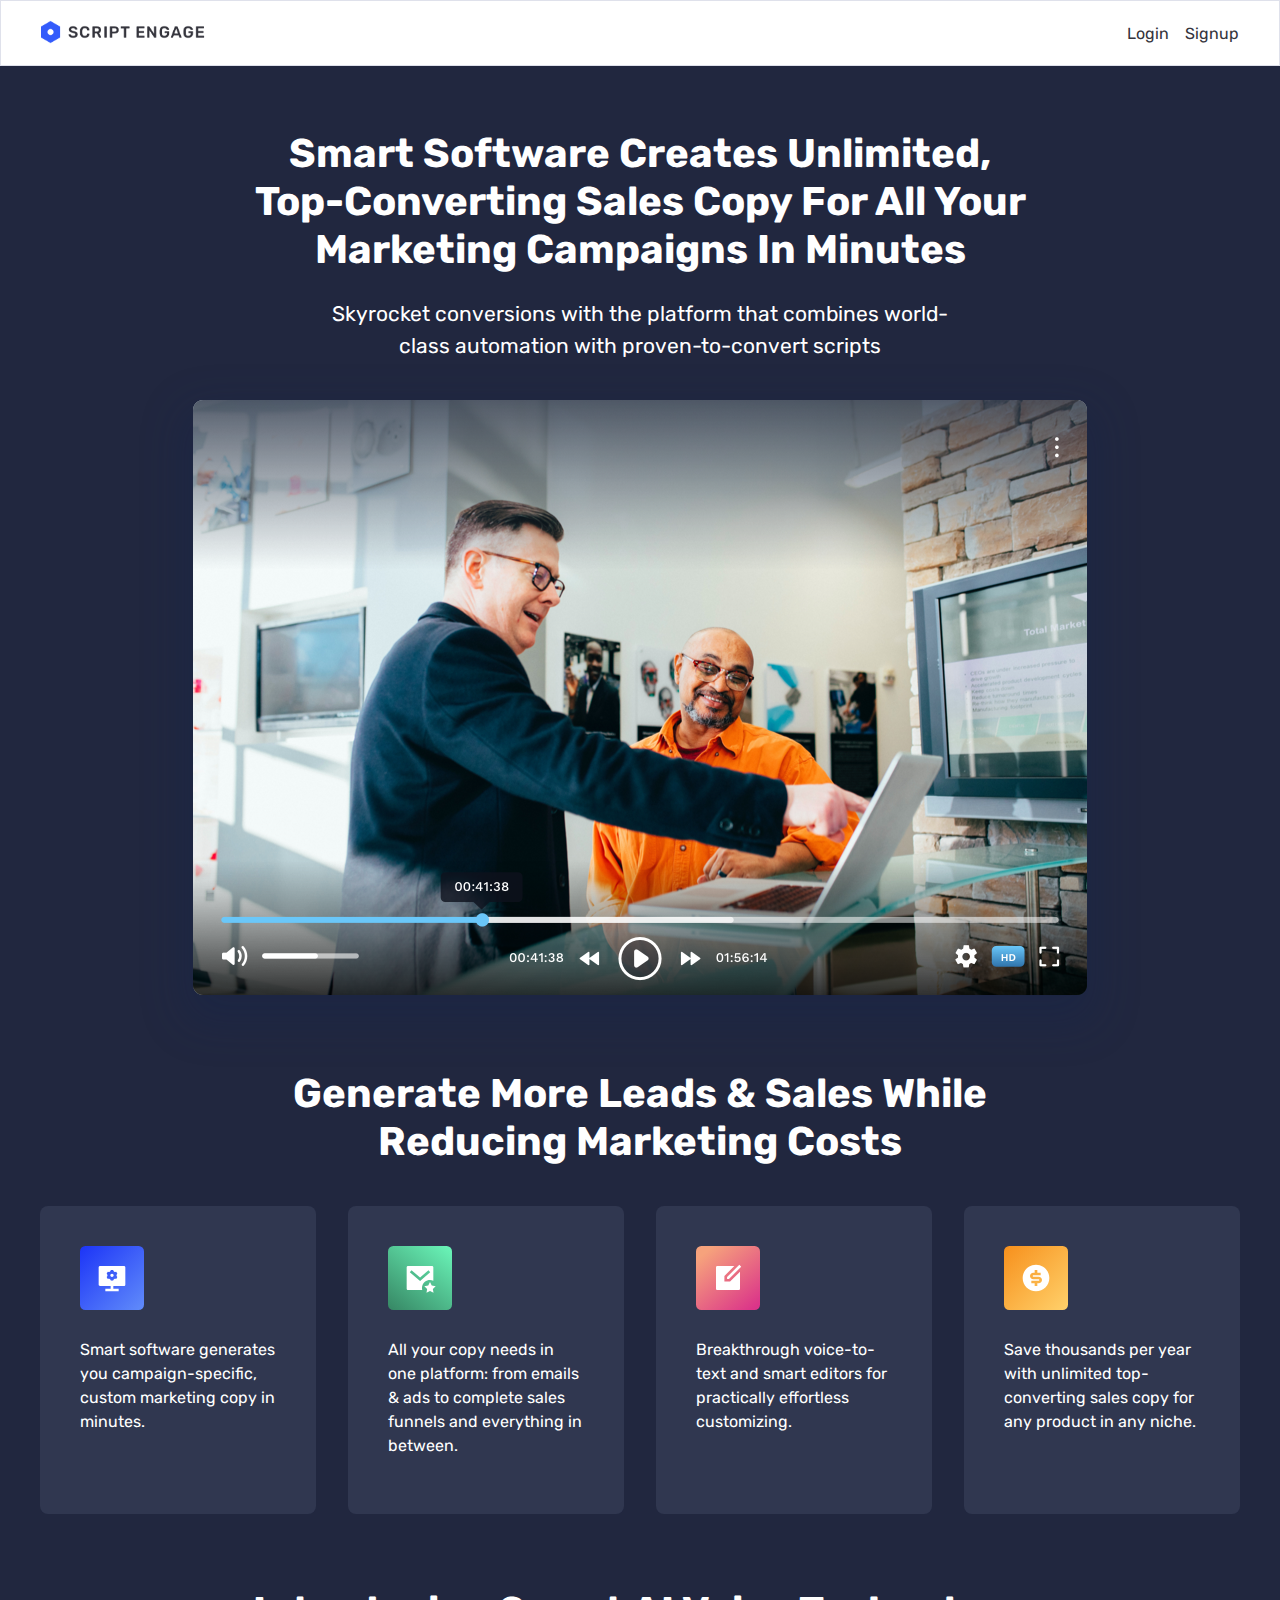
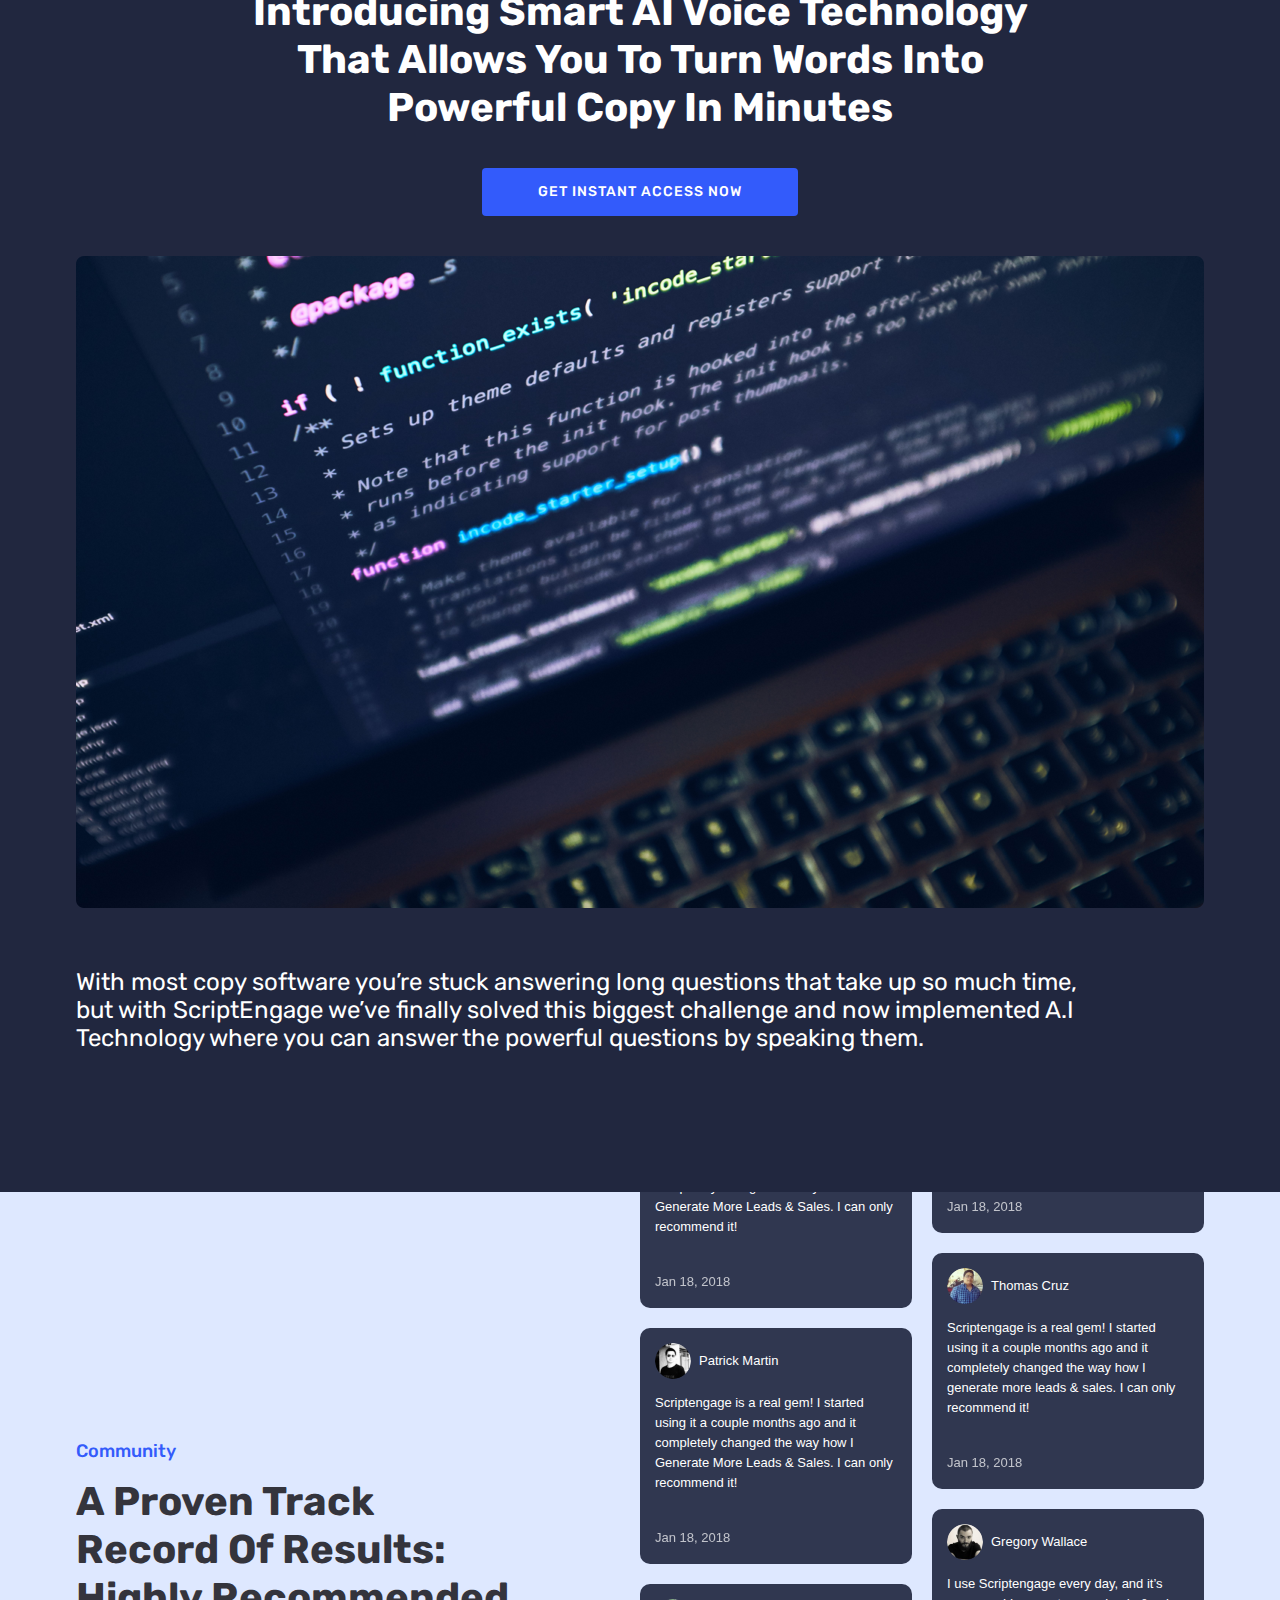
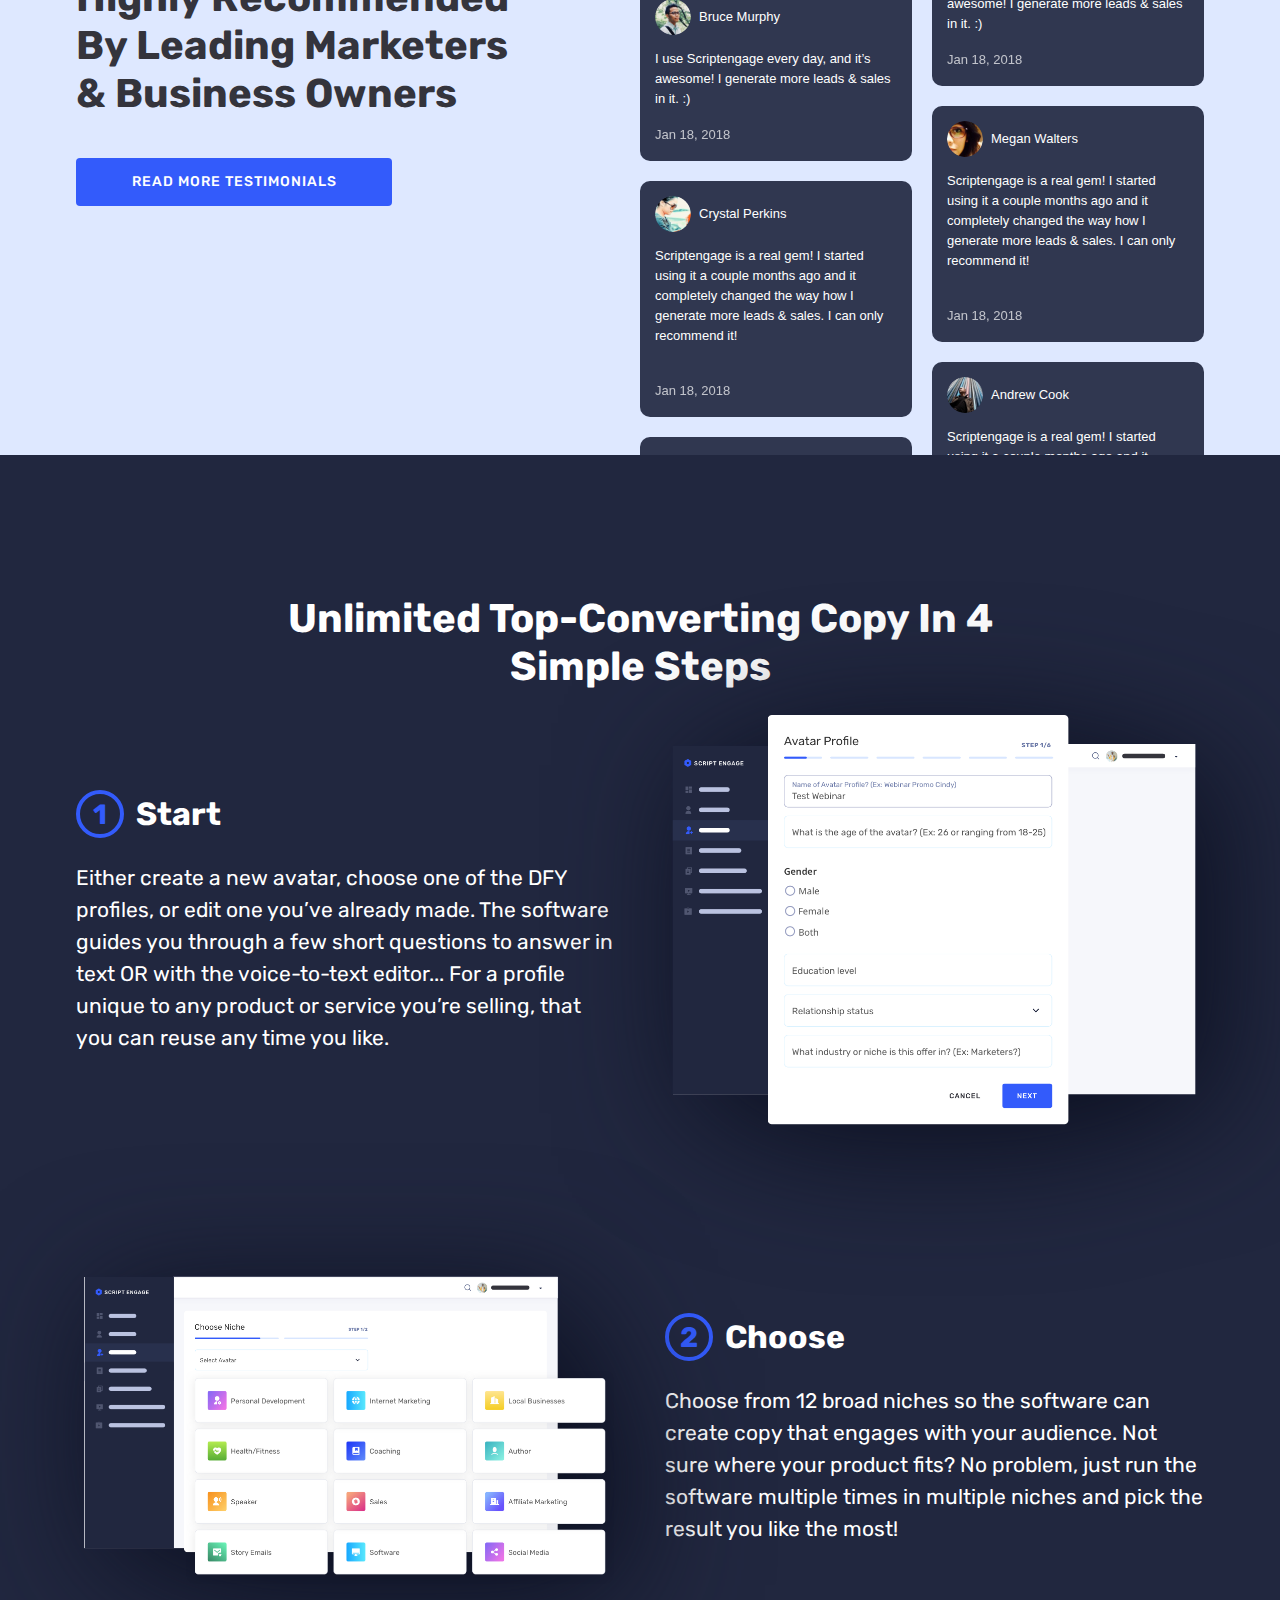
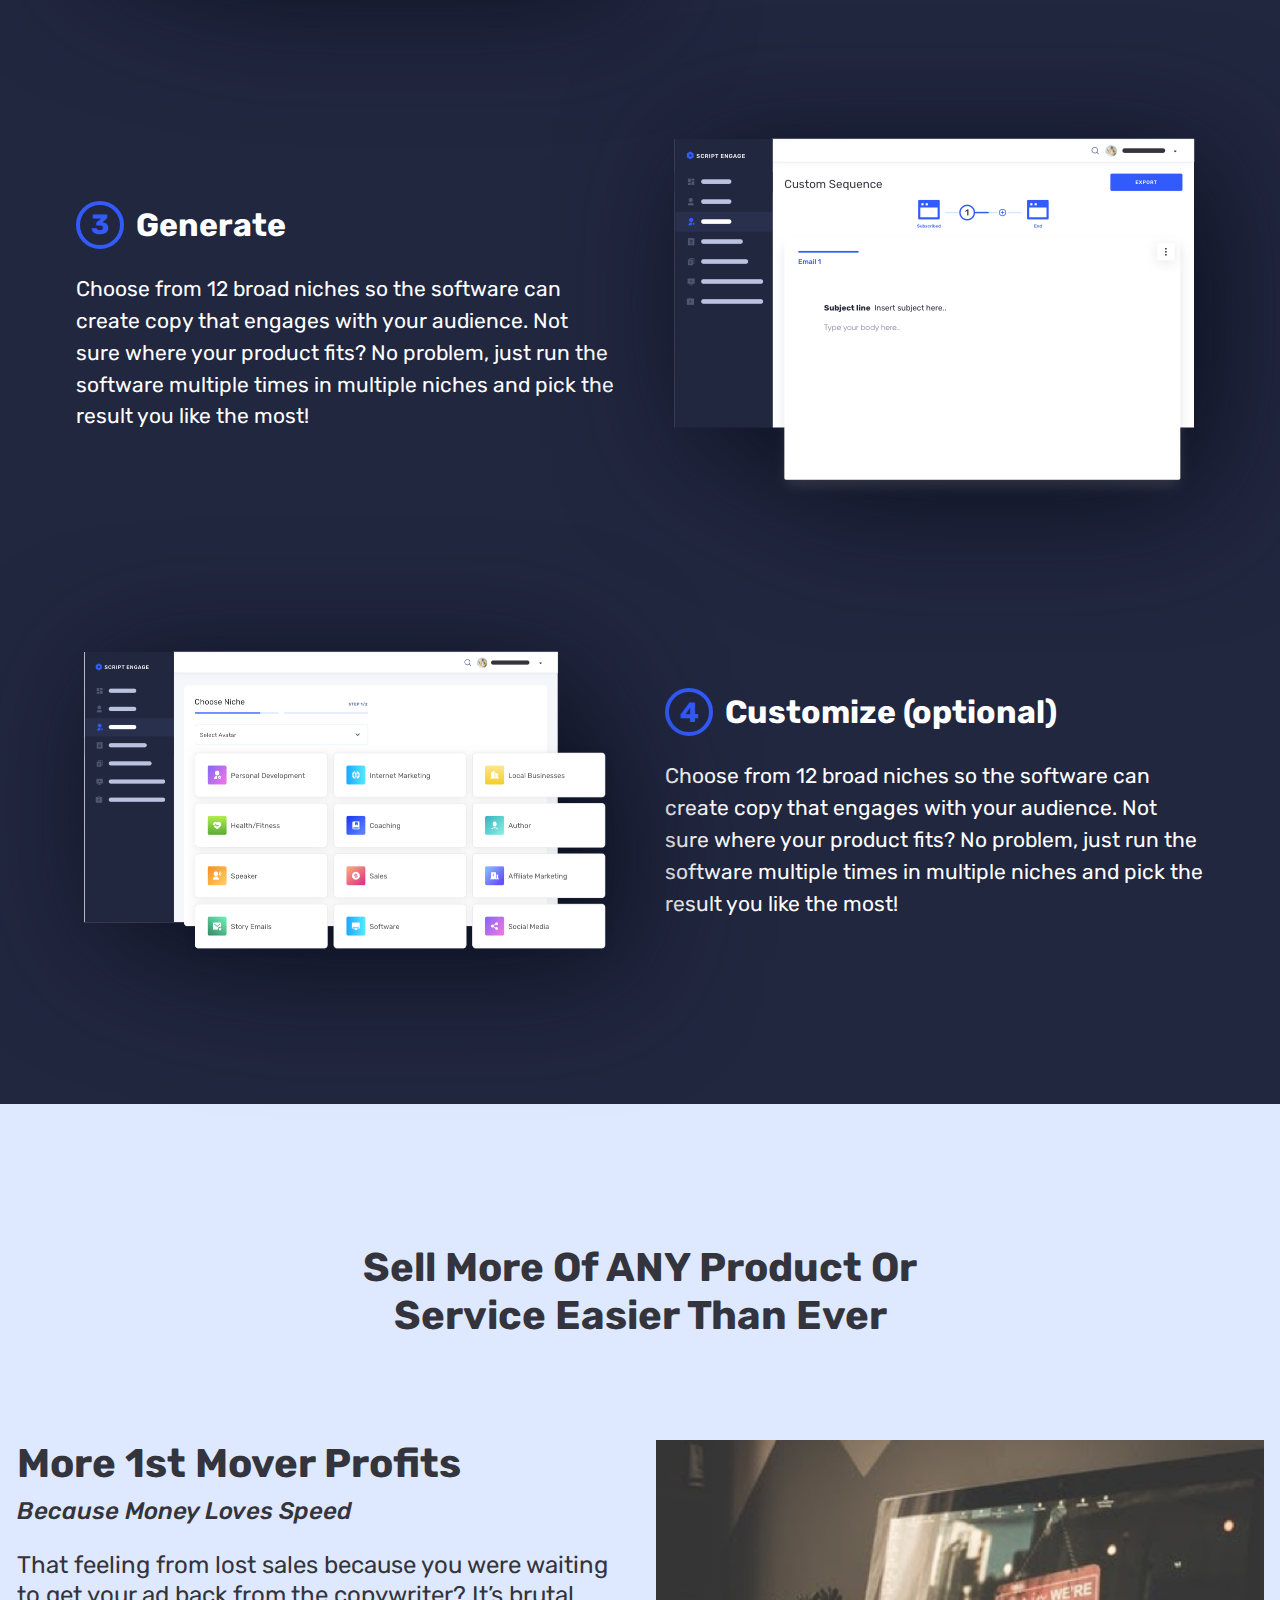
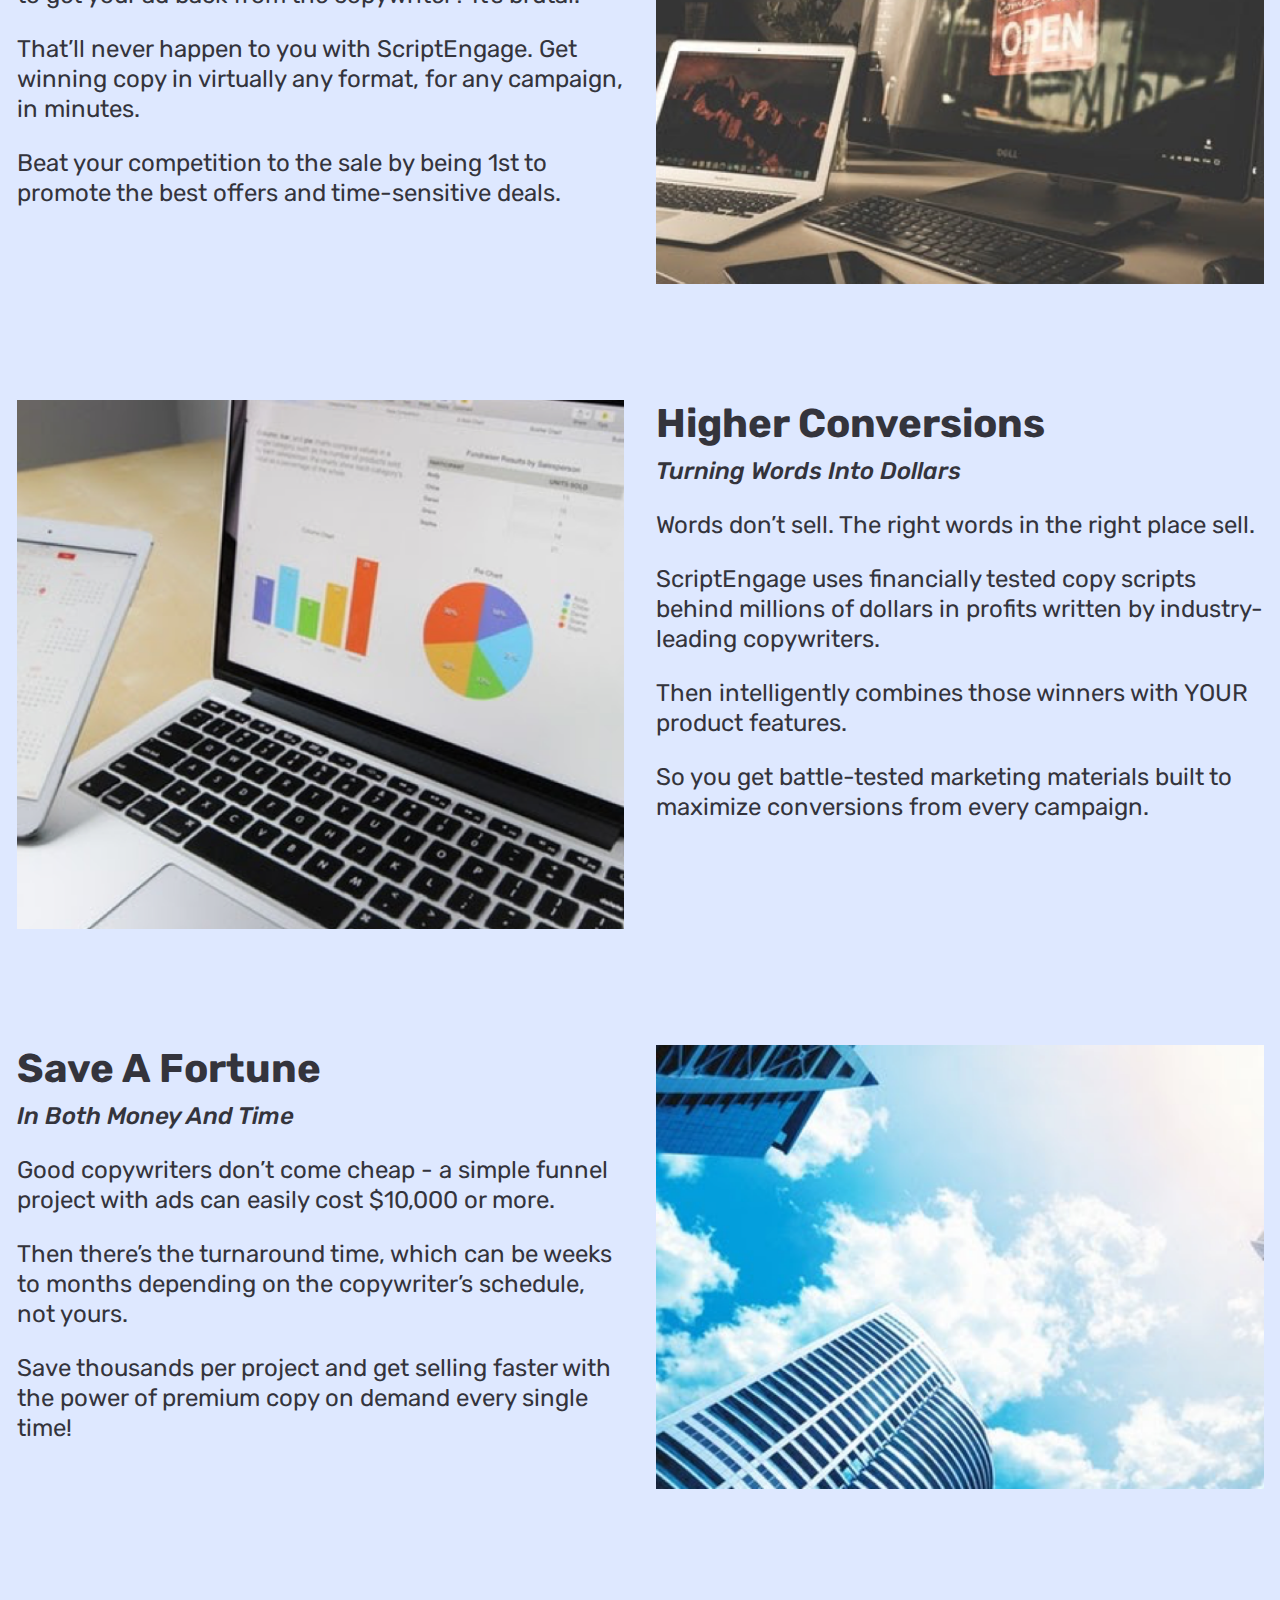
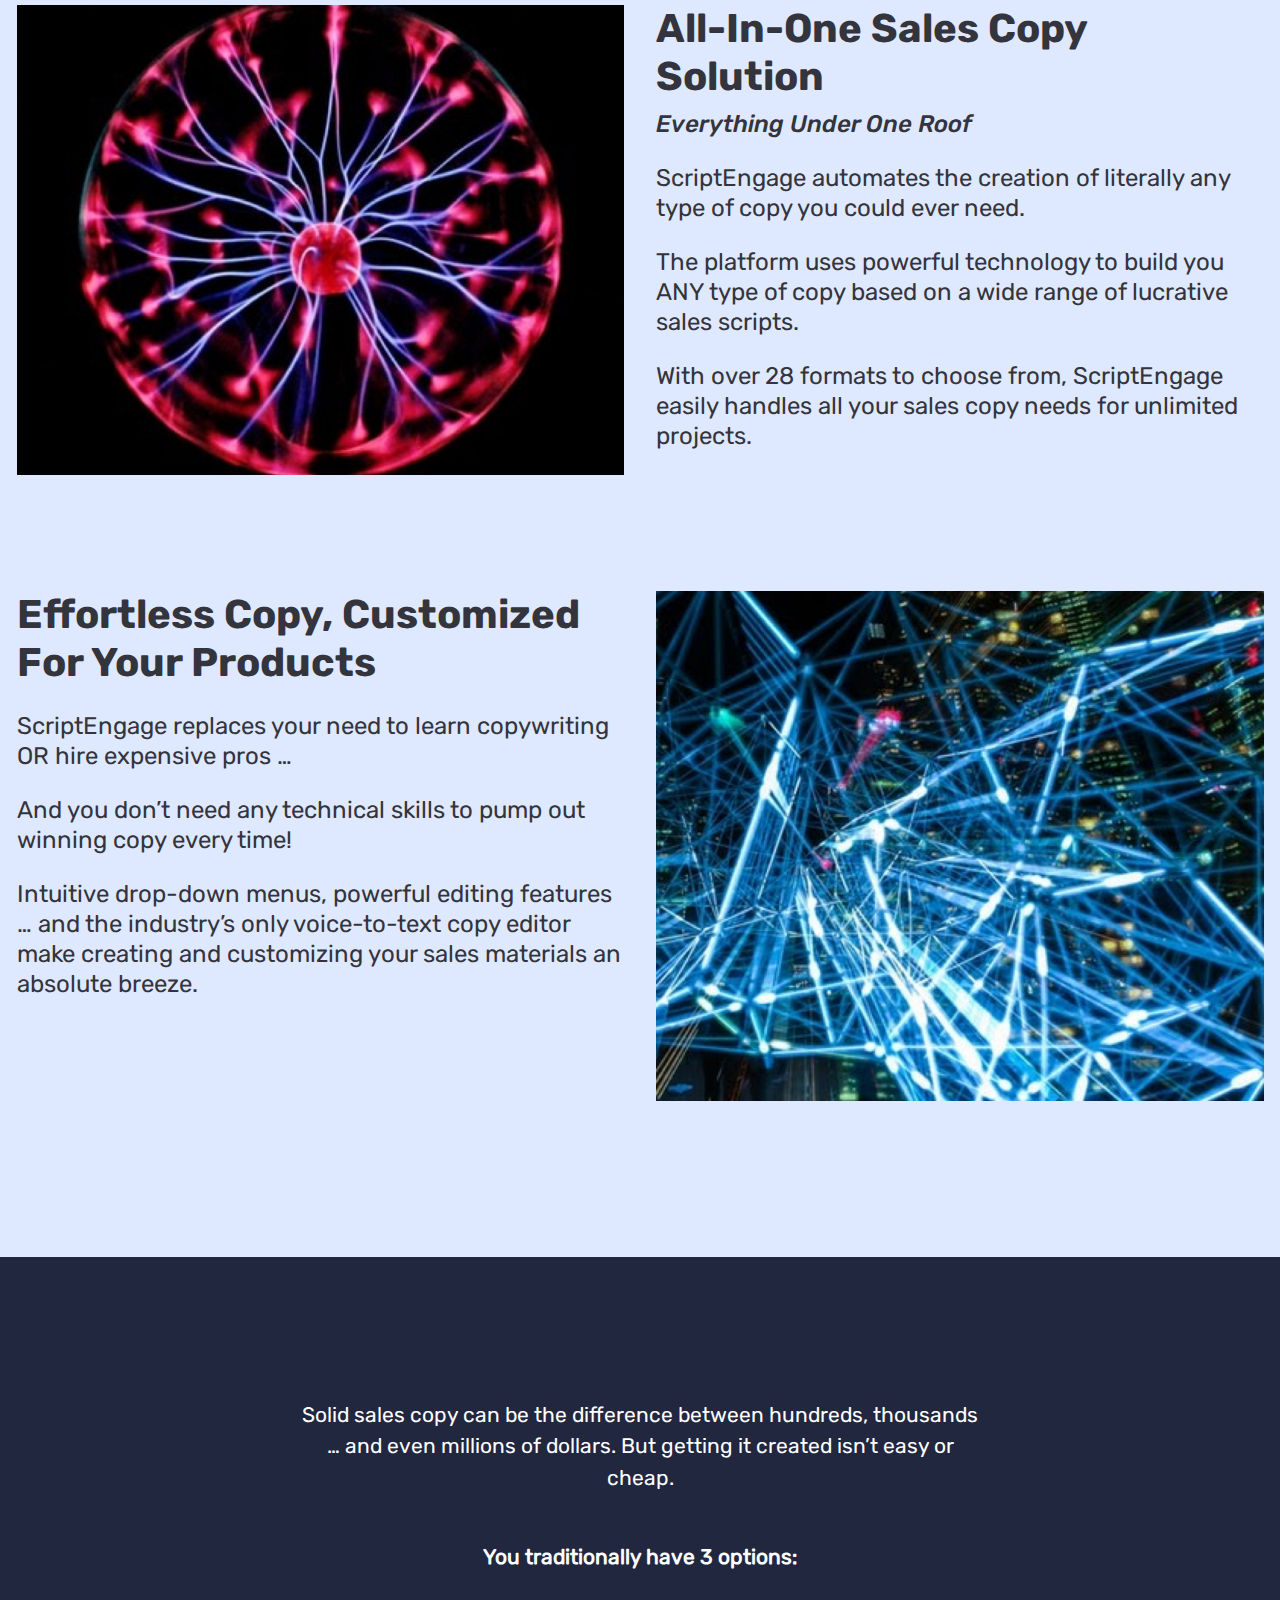
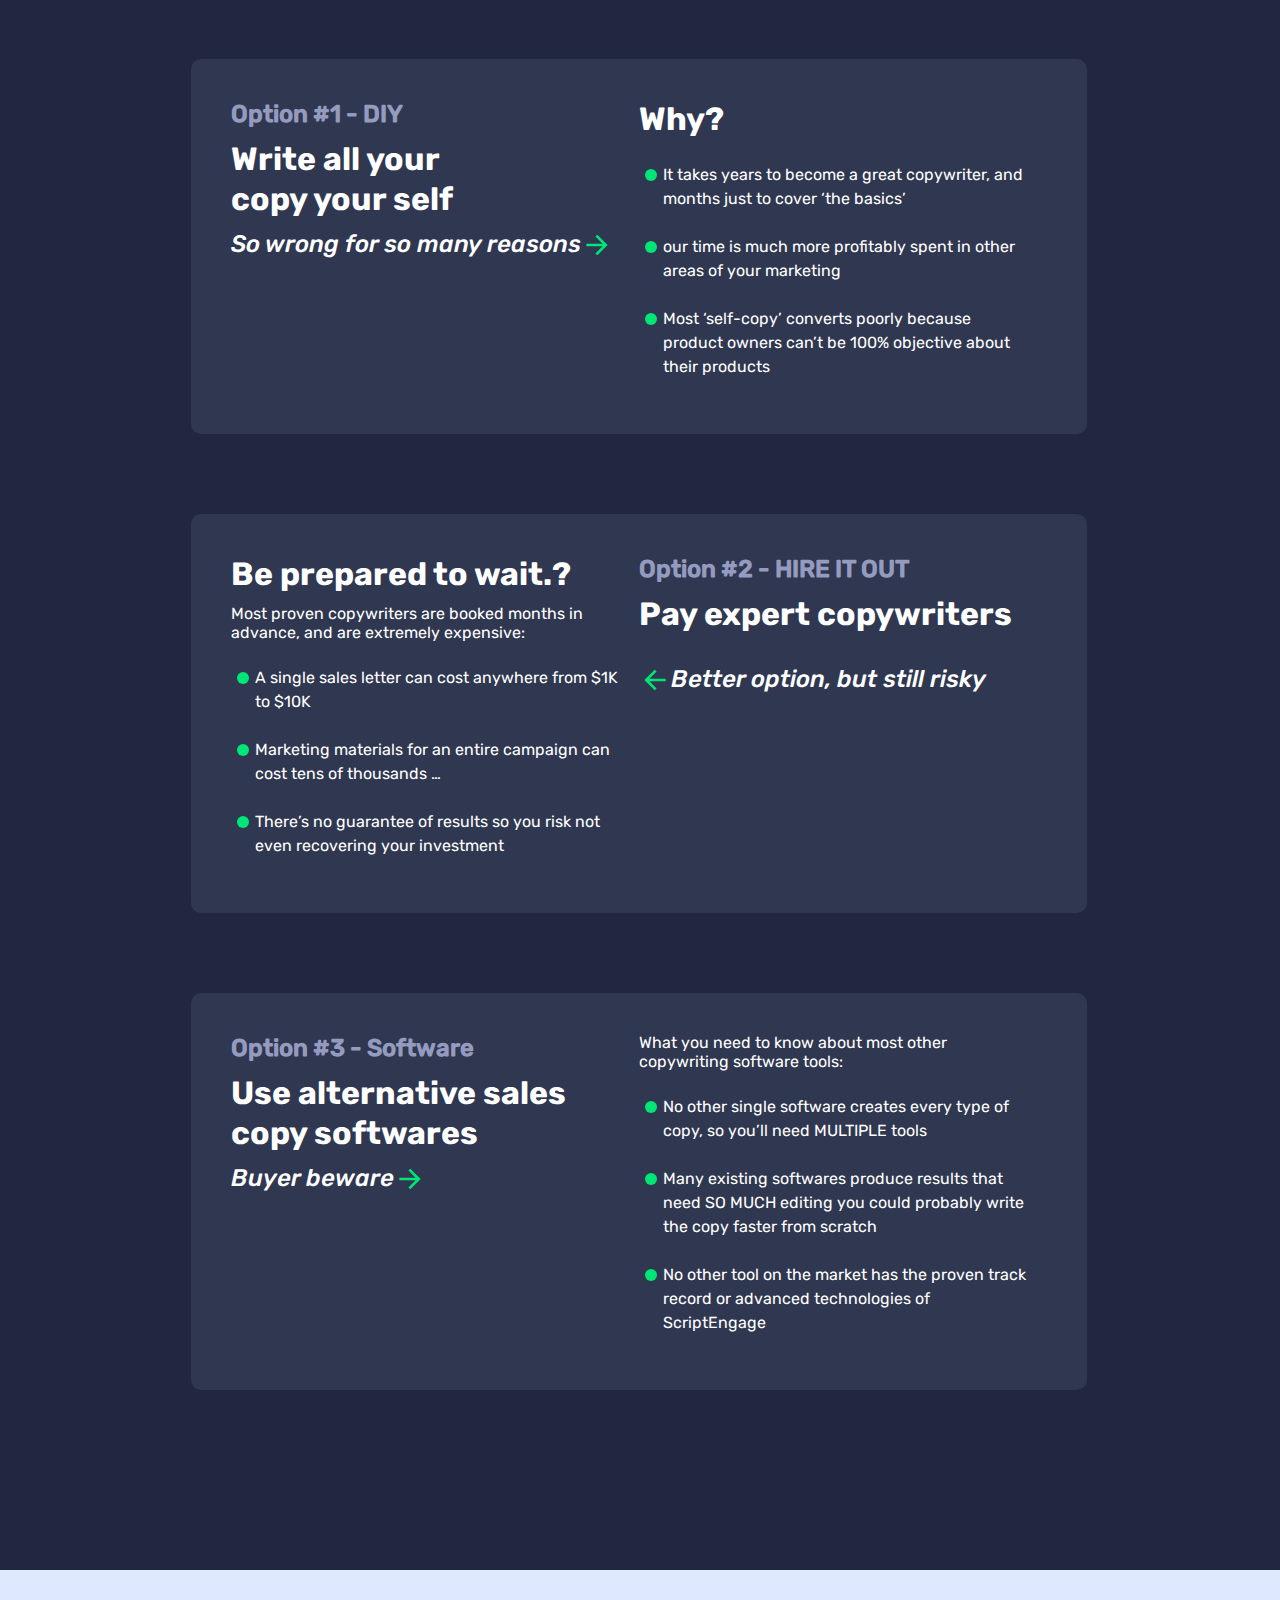
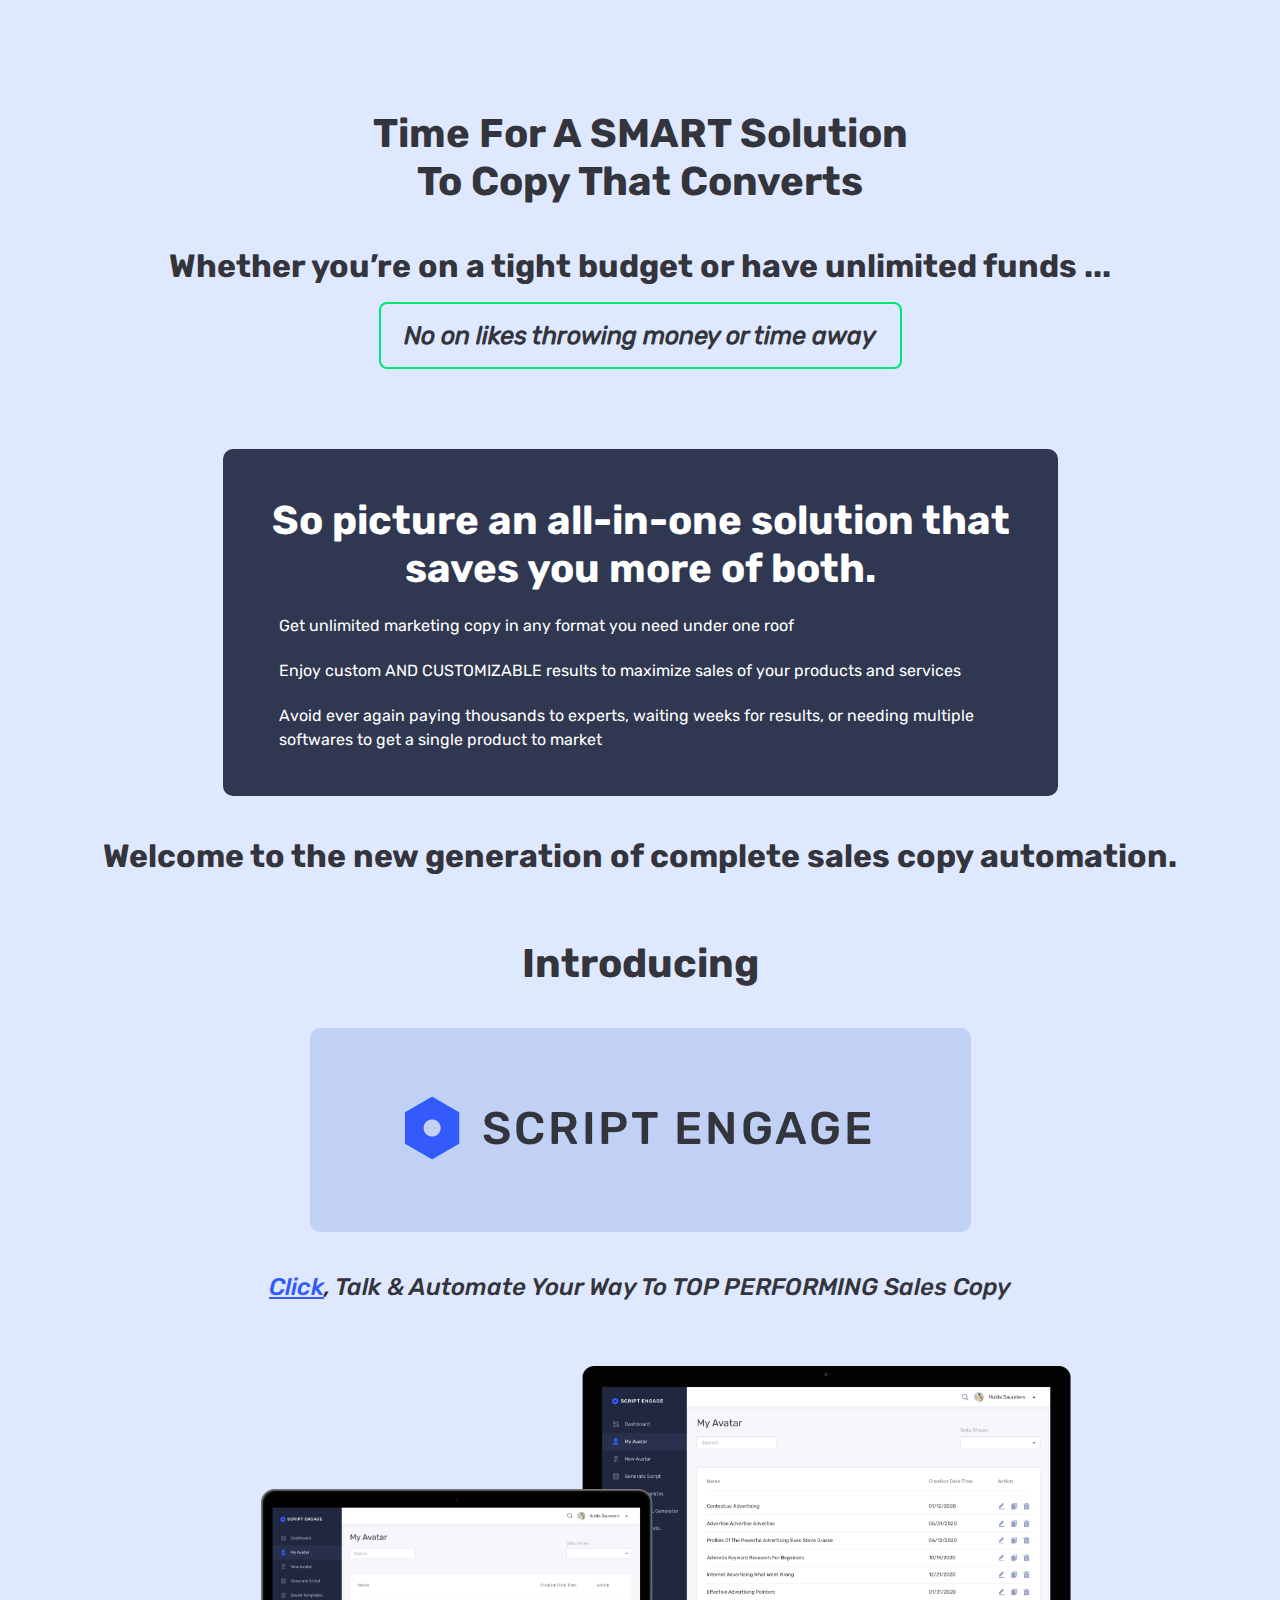
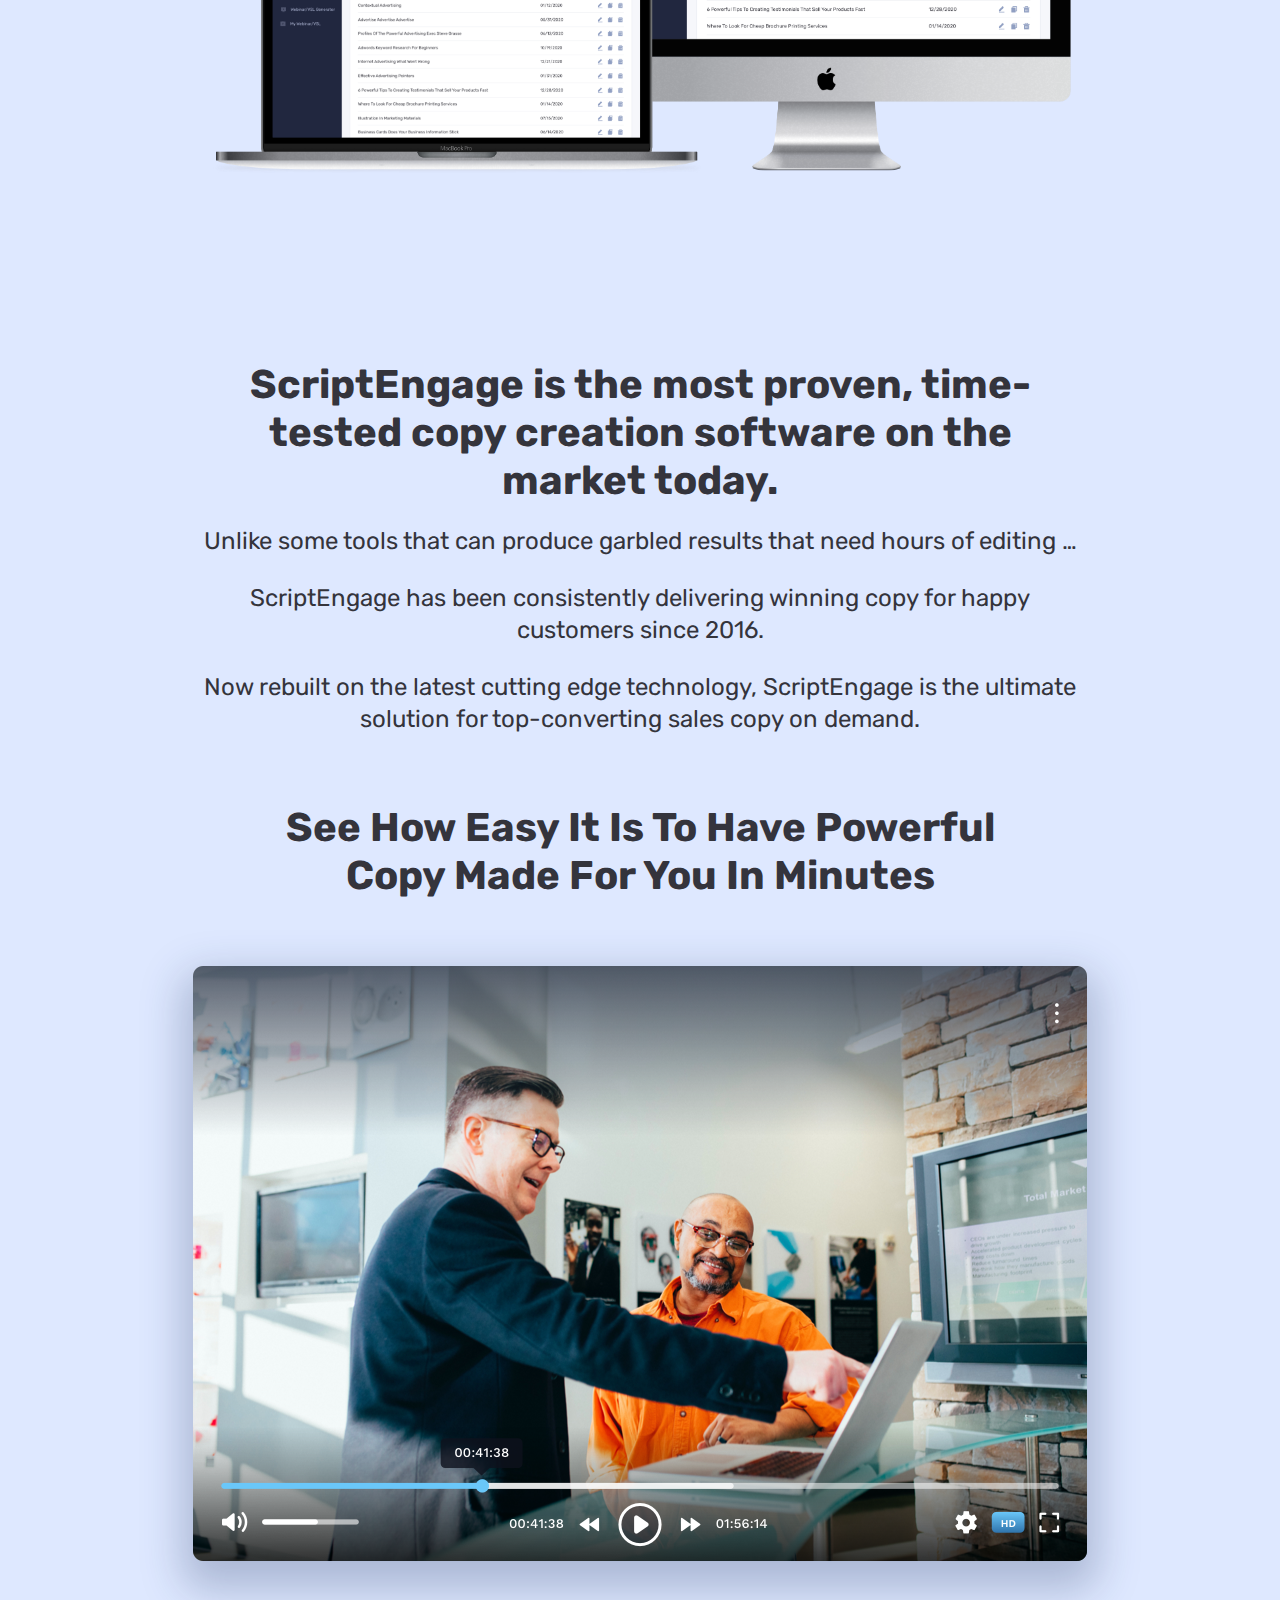
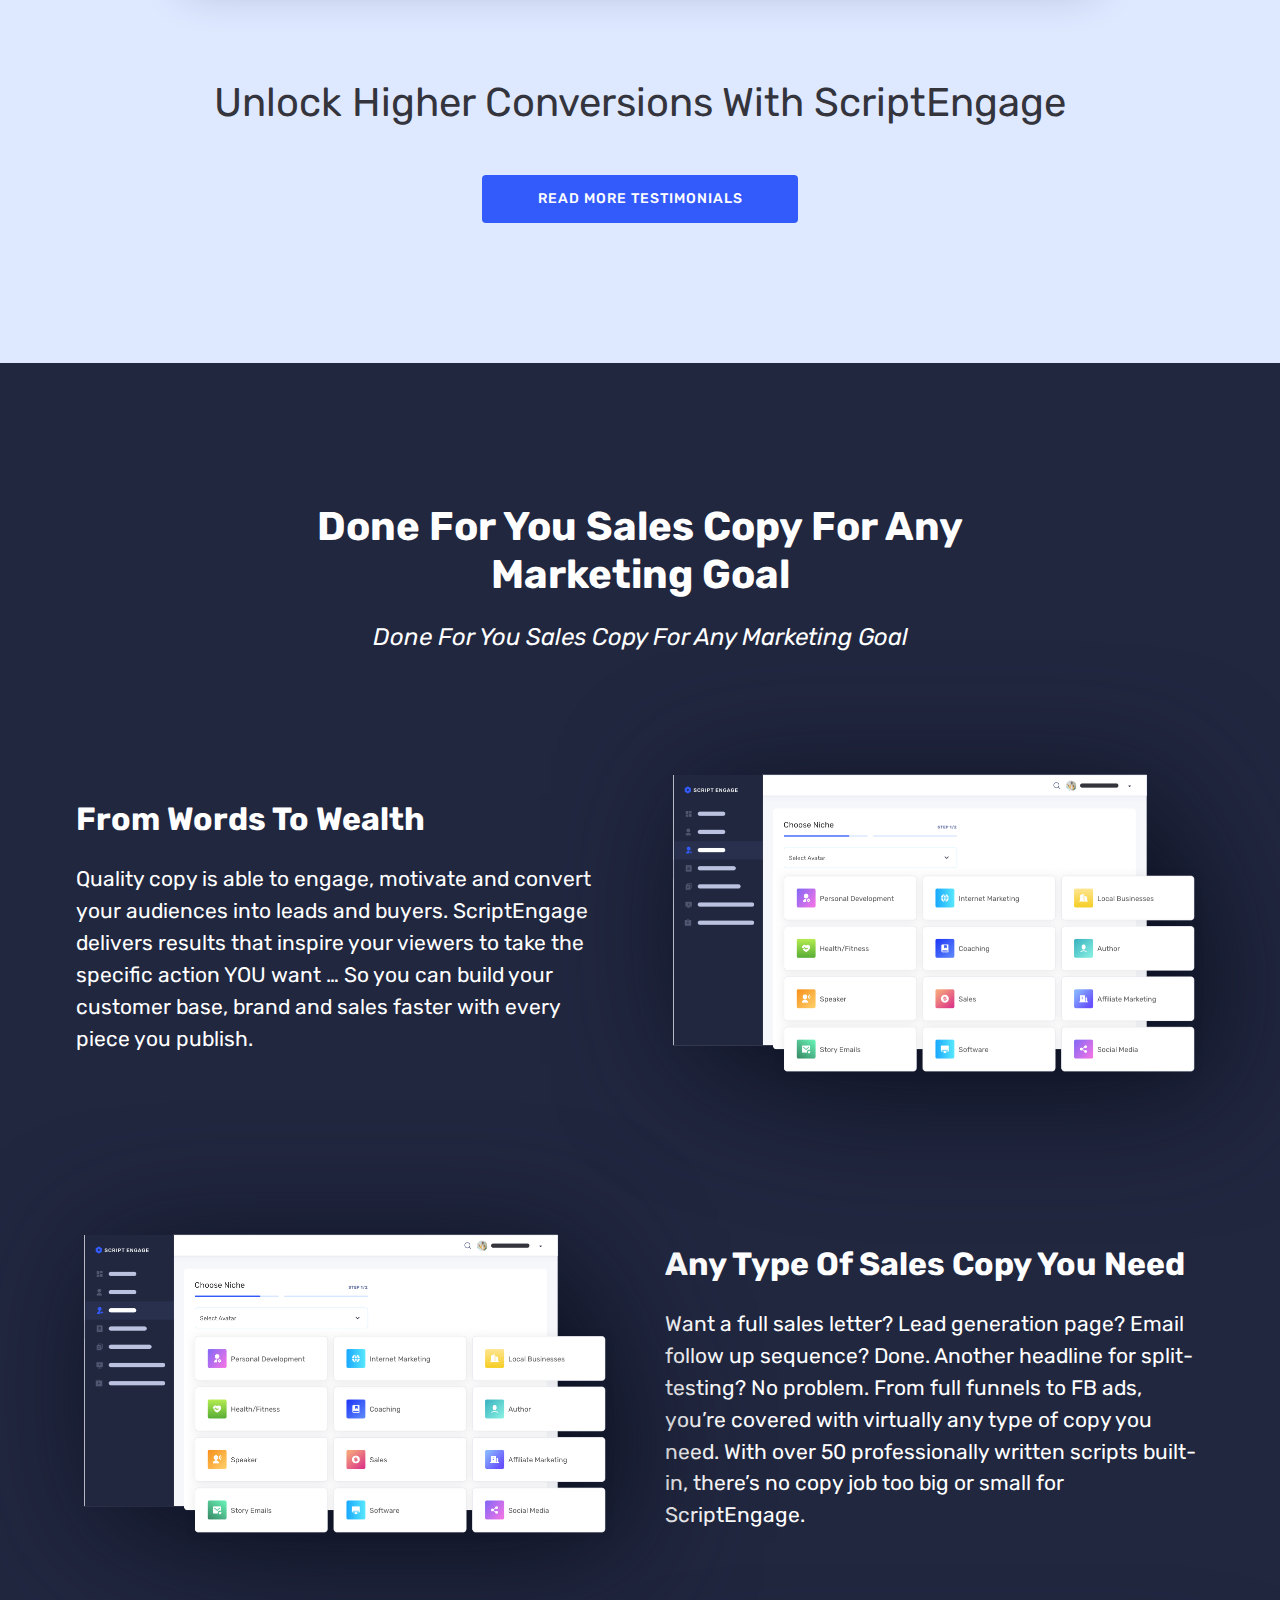
<file: index.html>
<!DOCTYPE html>
<html>
<head>
    <title></title>
    <meta charset="UTF-8">
    <meta name="viewport" content="width=device-width, initial-scale=1.0">
    <link rel="stylesheet" href="css/style.css">
</head>
<body>
<header class="header-content">
        <a href="" class="logo">
            <img src="./img/elements-logo-black.png" alt="logo"/>
        </a>

        <ul class="d-flex">
            <li>
                <a href="" class="text-dark login-registration">
                    Login
                </a>
            </li>
            <li><a href="" class="text-dark login-registration">Signup</a></li>
        </ul>
</header>

<!--section1-->

<div class="section bg-dark">
    <!--first block-->
    <section class="first-block">
        <div class="wrapper mx-auto">
            <h1 class="title mx-auto text-center">Smart Software Creates Unlimited,
                Top-Converting Sales Copy For All Your Marketing Campaigns In Minutes</h1>
            <p class="section-contant-text text-center mx-auto">Skyrocket conversions with the platform that combines
                world-class
                automation with proven-to-convert scripts</p>
        </div>
        <div class="wrapper mx-auto">
            <img src="img/video/video.png" srcset="img/video/video@2x.png 2x, img/video/video@3x.png 3x" class="video"
                 alt="video">
        </div>
    </section>

    <!--second block-->
    <section class="second-block">
        <div class="section_part2">
            <h3 class="title mx-auto text-center">Generate More Leads & Sales
                While Reducing Marketing Costs </h3>
            <div class="box-part mx-auto">
                <div class="box">
                    <img src="./img/features/icon.svg" alt="img"/>
                    <p>Smart software generates you campaign-specific, custom marketing copy in minutes.</p>
                </div>
                <div class="box">
                    <img src="./img/features/message.svg" alt="img"/>
                    <p>All your copy needs in one platform: from emails & ads to complete sales funnels and everything
                        in
                        between.</p>
                </div>
                <div class="box">
                    <img src="./img/features/edit.svg" alt="img"/>
                    <p>Breakthrough voice-to-text and smart editors for practically effortless customizing.</p>
                </div>
                <div class="box">
                    <img src="./img/features/money.svg" alt="img"/>
                    <p>Save thousands per year with unlimited top-converting sales copy for any product in any
                        niche.</p>
                </div>
            </div>
        </div>
    </section>

    <div class="wrapper mx-auto third-block">
        <h3 class="title mx-auto text-center">Introducing Smart AI Voice Technology That Allows You To Turn Words Into
            Powerful Copy In Minutes</h3>
        <div class="button-container text-center">
            <a class="button-a  button" href="#">Get Instant Access Now</a>
        </div>
        <div class="third-block-image">
            <img src="./img/code/code.png" srcset="./img/code/code@2x.png 2x, ./img/code/code@3x.png 3x" alt="code">
        </div>
        <p class="description">With most copy software you’re stuck answering long questions that take up so much time,
            but with ScriptEngage we’ve finally solved this biggest challenge and now implemented A.I Technology where
            you can answer the powerful questions by speaking them.
        </p>
    </div>
</div>

<!--chat-part-->

<div class="chat-part bg-light">
    <div class="chat-part_content section-content wrapper mx-auto">
        <div class="chat-part-text-part">
            <p class="community">Community</p>
            <h4>A Proven Track
                <br/>
                Record Of Results: <br/>Highly Recommended <br/> By Leading Marketers <br/>& Business Owners</h4>
            <a class="button" href="#">Read more testimonials</a>
        </div>
        <div class="chat-block">
            <div class="chat-part2">
                <div class="box-1 chat_style">
                    <p>Scriptengage is a real gem! I started using it a couple months ago and it completely changed the
                        way
                        how I Generate More Leads & Sales. I can only recommend it!</p>
                    <p class="jan">Jan 18, 2018</p>
                </div>
                <div class="box-2 chat_style">
                    <div class="box-2-inner">
                        <div class="flex-grow-1 align-items">
                            <img src="./img/oval-3@3x.png" alt="img"/>
                            <p>Patrick Martin</p>
                        </div>
                        <i class="fab fa-twitter"></i>
                    </div>
                    <p>Scriptengage is a real gem! I started using it a couple months ago and it completely changed the
                        way
                        how I Generate More Leads & Sales. I can only recommend it!</p>
                    <p class="jan">Jan 18, 2018</p>
                </div>
                <div class="box-3 chat_style">
                    <div class="box-2-inner">
                        <div class="flex-grow-1 align-items">
                            <img src="./img/oval-3@4x.png" alt="img"/>
                            <p>Bruce Murphy</p>
                        </div>
                        <i class="fab fa-twitter"></i>
                    </div>
                    <p>I use Scriptengage every day, and it’s awesome! I generate more leads & sales in it. :)</p>
                    <p class="jan">Jan 18, 2018</p>
                </div>
                <div class="box-4 chat_style">
                    <div class="box-2-inner align-items">
                        <div class="flex-grow-1 align-items">
                            <img src="./img/oval-3@83x.png" alt="img"/>
                            <p>Crystal Perkins</p>
                        </div>
                        <i class="fab fa-twitter"></i>
                    </div>
                    <p>Scriptengage is a real gem! I started using it a couple months ago and it completely changed the
                        way
                        how I generate more leads & sales. I can only recommend it! </p>
                    <p class="jan">Jan 18, 2018</p>
                </div>
                <div class="box-5 chat_style"></div>
            </div>
            <div class="chat-part3">
                <div class="box-6 chat_style">
                    <p class="jan">Jan 18, 2018</p>
                </div>
                <div class="box-7 chat_style">
                    <div class="box-2-inner">
                        <div class="flex-grow-1 align-items">
                            <img src="./img/oval-3@73x.png" alt="img"/>
                            <p>Thomas Cruz</p>
                        </div>
                        <i class="fab fa-twitter"></i>
                    </div>
                    <p>Scriptengage is a real gem! I started using it a couple months ago and it completely changed the
                        way
                        how I generate more leads & sales. I can only recommend it!</p>
                    <p class="jan">Jan 18, 2018</p>
                </div>
                <div class="box-8 chat_style">
                    <div class="box-2-inner">
                        <div class="flex-grow-1 align-items">
                            <img src="./img/oval-3@39x.png" alt="img"/>
                            <p>Gregory Wallace</p>
                        </div>
                        <i class="fab fa-twitter"></i>
                    </div>
                    <p>I use Scriptengage every day, and it’s awesome! I generate more leads & sales in it. :) </p>
                    <p class="jan">Jan 18, 2018</p>
                </div>
                <div class="box-9 chat_style">
                    <div class="box-2-inner">
                        <div class="flex-grow-1 align-items">
                            <img src="./img/oval-30@3x.png" alt="img"/>
                            <p>Megan Walters</p>
                        </div>
                        <i class="fab fa-twitter"></i>
                    </div>
                    <p>Scriptengage is a real gem! I started using it a couple months ago and it completely changed the
                        way
                        how I generate more leads & sales. I can only recommend it! </p>
                    <p class="jan">Jan 18, 2018</p>
                </div>
                <div class="box-10 chat_style">
                    <div class="box-2-inner">
                        <div class="flex-grow-1 align-items">
                            <img src="./img/oval-3@93x.png" alt="img"/>
                            <p>Andrew Cook</p>
                        </div>
                        <i class="fab fa-twitter"></i>
                    </div>
                    <p>Scriptengage is a real gem! I started using it a couple months ago and it completely changed the
                        way how I generate more leads & sales. I can only recommend it! </p>
                </div>
            </div>
        </div>
    </div>
</div>

<!--unimat-->
<div class="unimat bg-dark">
    <div class="unimat-content wrapper mx-auto">
        <h3 class="title mx-auto text-center">Unlimited Top-Converting Copy In 4 Simple Steps</h3>
    </div>
    <div class="unimat-contant-part wrapper mx-auto">
        <div class="unimat-part">
            <div class="unimat-conatnt-left">
                <div class="unimat-conatnt-left-part align-items">
                    <div class="blue-circle text-center">1</div>
                    <h5 class="text-white">Start</h5>
                </div>
                <p>Either create a new avatar, choose one of the DFY profiles, or edit one you’ve already made. The
                    software guides you through a few short questions to answer in text OR with the voice-to-text
                    editor... For a profile unique to any product or service you’re selling, that you can reuse any time
                    you like.</p>
            </div>
            <div class="unimat-conatant-right">
                <div class="unimat-contant-img">
                    <img src="./img/illustration/illustration.png"
                         alt="illustration">
                </div>
            </div>
        </div>
        <div class="unimat-part">
            <div class="unimat-conatnt-left">
                <div class="unimat-conatnt-left-part align-items">
                    <div class="blue-circle text-center">2</div>
                    <h5 class="text-white">Choose</h5>
                </div>
                <p>Choose from 12 broad niches so the software can create copy that engages with your audience. Not sure
                    where your product fits? No problem, just run the software multiple times in multiple niches and
                    pick the result you like the most!</p>
            </div>
            <div class="unimat-conatant-right">
                <div class="unimat-contant-img">
                    <img src="./img/illustration-2/illustration.png"
                         alt="illustration-2">
                </div>
            </div>
        </div>
        <div class="unimat-part">
            <div class="unimat-conatnt-left">
                <div class="unimat-conatnt-left-part align-items">
                    <div class="blue-circle text-center">3</div>
                    <h5 class="text-white">Generate</h5>
                </div>
                <p>Choose from 12 broad niches so the software can create copy that engages with your audience. Not sure
                    where your product fits? No problem, just run the software multiple times in multiple niches and
                    pick the result you like the most!</p>
            </div>
            <div class="unimat-conatant-right">
                <div class="unimat-contant-img">
                    <img src="./img/illustration-3/illustration.png"
                         alt="illustration-3">
                </div>
            </div>
        </div>
        <div class="unimat-part">
            <div class="unimat-conatnt-left">
                <div class="unimat-conatnt-left-part align-items">
                    <div class="blue-circle text-center">4</div>
                    <h5 class="text-white">Customize (optional)</h5>
                </div>
                <p>Choose from 12 broad niches so the software can create copy that engages with your audience. Not sure
                    where your product fits? No problem, just run the software multiple times in multiple niches and
                    pick the result you like the most!</p>
            </div>
            <div class="unimat-conatant-right">
                <div class="unimat-contant-img">
                    <img src="./img/illustration-2/illustration.png"
                         alt="illustration-4">
                </div>
            </div>
        </div>
    </div>
</div>

<!--service-->

<div class="service bg-light">
    <div class="service-inner wrapper mx-auto">
        <h3 class="title text-center mx-auto">Sell More Of ANY Product Or <br class="display-none"/> Service Easier Than
            Ever</h3>
    </div>
    <div class="service-part mx-auto main-article-block">
        <section class="article-block d-flex flex-wrap">
            <article class="article-block-article">
                <h3 class="title text-dark">More 1st Mover Profits</h3>
                <p class="rubik-mediumItalic text-dark subtitle">Because Money Loves Speed</p>
                <div class="article-block-article-description">
                    <p class="text-dark subtitle">That feeling from lost sales because you were waiting
                        to get your ad back from the copywriter? It’s brutal.</p>
                    <p class="text-dark subtitle">That’ll never happen to you with ScriptEngage.
                        Get winning copy in virtually any format, for any
                        campaign, in minutes.</p>
                    <p class="text-dark subtitle">Beat your competition to the sale by being 1st to promote the best
                        offers and time-sensitive
                        deals.</p>
                </div>
            </article>
            <figure class="article-block-figure">
                <img src="./img/sell-section/image-1.png"
                     srcset="./img/sell-section/image-1@2x.png 2x, ./img/sell-section/image-1@3x.png 3x" alt="">
            </figure>
        </section>

        <section class="article-block d-flex flex-wrap reverse">
            <article class="article-block-article">
                <h3 class="title text-dark">Higher Conversions</h3>
                <p class="rubik-mediumItalic text-dark subtitle">Turning Words Into Dollars</p>
                <div class="article-block-article-description">
                    <p class="text-dark subtitle">Words don’t sell. The right words in the right place sell.</p>
                    <p class="text-dark subtitle">ScriptEngage uses financially tested copy scripts behind millions of
                        dollars in profits written by
                        industry-leading copywriters.</p>
                    <p class="text-dark subtitle">Then intelligently combines those winners with YOUR product
                        features.</p>
                    <p class="text-dark subtitle">So you get battle-tested marketing materials built to maximize
                        conversions from every campaign.</p>
                </div>
            </article>
            <figure class="article-block-figure">
                <img src="./img/sell-section/image-2.png"
                     srcset="./img/sell-section/image-2@2x.png 2x, ./img/sell-section/image-2@3x.png 3x" alt="">
            </figure>
        </section>

        <section class="article-block d-flex flex-wrap">
            <article class="article-block-article">
                <h3 class="title text-dark">Save A Fortune</h3>
                <p class="rubik-mediumItalic text-dark subtitle">In Both Money And Time</p>
                <div class="article-block-article-description">
                    <p class="text-dark subtitle">Good copywriters don’t come cheap - a simple funnel project with ads can easily cost $10,000 or
                        more.</p>
                    <p class="text-dark subtitle">Then there’s the turnaround time, which can be weeks to months depending on the copywriter’s
                        schedule, not yours.</p>
                    <p class="text-dark subtitle">Save thousands per project and get selling faster with the power of premium copy on demand every
                        single time!</p>
                </div>
            </article>
            <figure class="article-block-figure">
                <img src="./img/imsage@3x.png" alt="">
            </figure>
        </section>


        <section class="article-block d-flex flex-wrap reverse">
            <article class="article-block-article">
                <h3 class="title text-dark">All-In-One Sales Copy Solution</h3>
                <p class="rubik-mediumItalic text-dark subtitle">Everything Under One Roof</p>
                <div class="article-block-article-description">
                    <p class="text-dark subtitle">ScriptEngage automates the creation of literally any type of copy you could ever need.</p>
                    <p class="text-dark subtitle">The platform uses powerful technology to build you ANY type of copy based on a wide range of
                        lucrative sales scripts.</p>
                    <p class="text-dark subtitle">With over 28 formats to choose from, ScriptEngage easily handles all your sales copy needs for
                        unlimited projects.</p>
                </div>
            </article>
            <figure class="article-block-figure">
                <img src="./img/imadsge@3x.png" alt="">
            </figure>
        </section>

        <section class="article-block d-flex flex-wrap ">
            <article class="article-block-article">
                <h3 class="title text-dark">Effortless Copy, Customized For Your Products</h3>
                <div class="article-block-article-description">
                    <p class="text-dark subtitle">ScriptEngage replaces your need to learn copywriting OR hire expensive pros …</p>
                    <p class="text-dark subtitle">And you don’t need any technical skills to pump out winning copy every time!</p>
                    <p class="text-dark subtitle">Intuitive drop-down menus, powerful editing features … and the industry’s only voice-to-text copy
                        editor make creating and customizing your sales materials an absolute breeze.</p>
                </div>
            </article>
            <figure class="article-block-figure">
                <img  src="./img/imagesa@3x.png" alt="">
            </figure>
        </section>
    </div>
</div>

<!--bet-->

<div class="bet bg-dark">
    <div class="bet-text wrapper mx-auto">
        <p class="text-center mx-auto">Solid sales copy can be the difference between hundreds, thousands … and even
            millions of dollars. But
            getting it created isn’t easy or cheap.</p>
        <p class="text-center mx-auto"><strong>You traditionally have 3 options:</strong></p>
    </div>
    <div class="bet-part-inner section-content wrapper mx-auto">
        <div class="bet-box section-content">
            <div class="bet-box-left">
                <h5 class="bet-h5">Option #1 - DIY</h5>
                <h2 class="bet-h2">Write all your <br/> copy your self</h2>
                <p class="bet-p">So wrong for so many reasons <img src="img/icon-arrow-right.svg" alt="arrow-right"/>
                </p>
            </div>
            <div class="bet-box-right">
                <h2 class="bet-h2">Why?</h2>
                <ul class="bet-box-ul">
                    <li class="bet-box-li">
                        <img src="img/icon-dot.svg" alt="icon-dot"/>
                        It takes years to become a great copywriter, and
                        months just to cover ‘the basics’
                    </li>
                    <li class="bet-box-li">
                        <img src="img/icon-dot.svg" alt="icon-dot"/>
                        our time is much more profitably spent in other
                        areas of your marketing
                    </li>
                    <li class="bet-box-li">
                        <img src="img/icon-dot.svg" alt="icon-dot"/>
                        Most ‘self-copy’ converts poorly because product
                        owners can’t be 100% objective about their products
                    </li>
                </ul>
            </div>
        </div>
        <div class="bet-box section-content">
            <div class="bet-box-left">
                <h2 class="bet-h2 bet-h">Be prepared to wait.?</h2>
                <p>Most proven copywriters are booked months in advance, and are extremely expensive:</p>
                <ul class="bet-box-ul">
                    <li class="bet-box-li">
                        <img src="img/icon-dot.svg" alt="icon-dot"/>
                        A single sales letter can cost anywhere from $1K
                        to $10K
                    </li>
                    <li class="bet-box-li">
                        <img src="img/icon-dot.svg" alt="icon-dot"/>
                        Marketing materials for an entire campaign can
                        cost tens of thousands …
                    </li>
                    <li class="bet-box-li">
                        <img src="img/icon-dot.svg" alt="icon-dot"/>
                        There’s no guarantee of results so you risk not
                        even recovering your investment
                    </li>
                </ul>
            </div>
            <div class="bet-box-right">
                <h5 class="bet-h5">Option #2 - HIRE IT OUT</h5>
                <h2 class="bet-h2">Pay expert copywriters</h2>
                <p class="bet-p"><img src="img/icon-arrow-right.svg" style="transform: rotate(180deg)"
                                      alt="arrow-right"/>Better option, but still risky</p>
            </div>
        </div>
        <div class="bet-box section-content">
            <div class="bet-box-left">
                <h5 class="bet-h5">Option #3 - Software</h5>
                <h2 class="bet-h2 bet-h">Use alternative sales copy softwares</h2>
                <p class="bet-p">Buyer beware <img src="img/icon-arrow-right.svg" alt="arrow-right"/></p>
            </div>
            <div class="bet-box-right">
                <p>What you need to know about most other copywriting software tools:</p>
                <ul class="bet-box-ul">
                    <li class="bet-box-li">
                        <img src="img/icon-dot.svg" alt="icon-dot"/>
                        No other single software creates every type of
                        copy, so you’ll need MULTIPLE tools
                    </li>
                    <li class="bet-box-li">
                        <img src="img/icon-dot.svg" alt="icon-dot"/>
                        Many existing softwares produce results that
                        need SO MUCH editing you could probably write the copy faster from scratch
                    </li>
                    <li class="bet-box-li">
                        <img src="img/icon-dot.svg" alt="icon-dot"/>
                        No other tool on the market has the proven track
                        record or advanced technologies of ScriptEngage
                    </li>
                </ul>
            </div>
        </div>
    </div>
</div>

<!--smart-->
<div class="smart bg-light">
    <div class="smart-content  section-content wrapper mx-auto">
        <div class="smart-text">
            <h3 class="title text-center mx-auto">Time For A SMART Solution<br class="display-none"/> To Copy That
                Converts</h3>
        </div>
        <div class="smart-text-part wrapper mx-auto">
            <h4>Whether you’re on a tight budget or have unlimited funds ...</h4>
            <div class="smart-text-border">
                <h5>No on likes throwing money or time away</h5>
            </div>
        </div>
        <div class="smart-box section-content">
            <h4>So picture an all-in-one solution that saves you more of both. </h4>
            <ul>
                <li class="smart-box-li">

                    <span>Get unlimited marketing copy in any format you need under one roof</span>
                </li>
                <li class="smart-box-li">

                    <span>Enjoy custom AND CUSTOMIZABLE results to maximize sales of your products and services</span>
                </li>
                <li class="smart-box-li">
                   
                    <span>Avoid ever again paying thousands to experts, waiting weeks for results, or needing multiple
						softwares to get a single product to market</span>
                </li>
            </ul>
        </div>
        <p class="smart-box-p text-center">Welcome to the new generation of complete sales copy automation.</p>
    </div>
    <div class="smart-box-content wrapper mx-auto">
        <div class="smart-box-content section-content">
            <h3 class="title text-center mx-auto">Introducing</h3>
        </div>
        <div class="smart-box-logo section-content">
            <div class="smart-logo">
                <img src="./img/elements-logo-black.png" alt="img"/>
            </div>
        </div>
    </div>
    <div class="smart-box-clik">
        <p class="subtitle rubik-mediumItalic text-center text-dark"><a href="#" class="rubik-mediumItalic">Click</a>,
            Talk & Automate Your Way To TOP PERFORMING Sales Copy</p>
    </div>
    <div class="smart-box-not section-content wrapper mx-auto">
        <img src="./img/illustdration@3x.png" class="mx-auto" alt="img"/>
    </div>
    <div class="smart-box-text wrapper mx-auto">
        <h3 class="title text-center mx-auto">ScriptEngage is the most proven, time-tested copy creation software
            on the market today. </h3>
    </div>
    <div class="smart-box-text-p wrapper mx-auto text-center">
        <p>Unlike some tools that can produce garbled results that need hours of editing … </p>
        <p>ScriptEngage has been consistently delivering winning copy
            for happy customers since 2016.</p>
        <p>Now rebuilt on the latest cutting edge technology, ScriptEngage is the ultimate solution for top-converting
            sales copy on demand.</p>
    </div>
    <div class="section-content  wrapper mx-auto">
        <h3 class="box-text-h3 title text-dark text-center">See How Easy It Is To Have Powerful Copy Made For You In Minutes</h3>
        <img src="img/video/video.png" srcset="img/video/video@2x.png 2x, img/video/video@3x.png 3x" class="video"
             alt="video">
    </div>
    <div class="wrapper mx-auto">
        <p class="box-text-h3 title text-dark text-center reset-width">Unlock Higher Conversions With ScriptEngage</p>
        <div class="section-content smart-box-button">
            <a class="button" href="#">Read more testimonials</a>
        </div>
    </div>
</div>

<!--unimat-->
<div class="unimat bg-dark">
    <div class="unimat-content  wrapper mx-auto">
        <h3 class="text-center title mx-auto">Done For You Sales Copy For Any Marketing Goal</h3>
    </div>
    <div class="unimat2-text  wrapper mx-auto text-center">
        <p>Done For You Sales Copy For Any Marketing Goal</p>
    </div>
    <div class="unimat-contant-part  wrapper mx-auto">
        <div class="unimat-part">
            <div class="unimat-conatnt-left">
                <div class="unimat-conatnt-left-part d-flex">
                    <h5 class="text-white">From Words To Wealth</h5>
                </div>
                <p>Quality copy is able to engage, motivate and convert your audiences into leads and buyers.
                    ScriptEngage delivers results that inspire your viewers to take the specific action YOU want … So
                    you can build your customer base, brand and sales faster with every piece you publish.</p>
            </div>
            <div class="unimat-conatant-right">
                <div class="unimat-contant-img">
                    <img src="./img/illustration-2/illustration.png"
                         alt="illustration-2">
                </div>
            </div>
        </div>
        <div class="unimat-part">
            <div class="unimat-conatnt-left">
                <div class="unimat-conatnt-left-part d-flex">
                    <h5 class="text-white">Any Type Of Sales Copy You Need</h5>
                </div>
                <p>Want a full sales letter? Lead generation page? Email follow up sequence? Done. Another headline for
                    split-testing? No problem. From full funnels to FB ads, you’re covered with virtually any type of
                    copy you need. With over 50 professionally written scripts built-in, there’s no copy job too big or
                    small for ScriptEngage.</p>
            </div>
            <div class="unimat-conatant-right">
                <div class="unimat-contant-img">
                    <img src="./img/illustration-2/illustration.png"
                         alt="illustration-2">
                </div>
            </div>
        </div>
        <div class="unimat-part">
            <div class="unimat-conatnt-left">
                <div class="unimat-conatnt-left-part d-flex">
                    <h5 class="text-white">Effortless Creation: Breakthrough Voice-To-Text Editor</h5>
                </div>
                <p>Because often ‘talking it out’ is easier than ‘typing it in’…We’ve developed the industry’s 1st
                    voice-to-text editor!Start new project avatars and customize your copy faster than ever simply by
                    TELLING ScriptEngage what you want to happen.</p>
            </div>
            <div class="unimat-conatant-right">
                <div class="unimat-contant-img">
                    <img src="./img/illustration-3/illustration.png"
                         alt="illustration-3">
                </div>
            </div>
        </div>
        <div class="unimat-part">
            <div class="unimat-conatnt-left">
                <div class="unimat-conatnt-left-part d-flex">
                    <h5 class="text-white">Advanced Customization Without The Learning Curve</h5>
                </div>
                <p>Quickly add entire sections to customize your copy as you choose. Just toggle the drop-down menu to
                    add headlines, bullets, problems & solutions, summaries, testimonials, scarcity and CTAs.</p>
                <p class="unimat2">Customize in seconds:</p>
                <p class="unimat3">Whatever element you want is added in one click, PRE-POPULATED with relevant
                    information from your project profile.</p>
            </div>
            <div class="unimat-conatant-right">
                <div class="unimat-contant-img">
                    <img src="./img/illustration-2/illustration.png"
                         alt="illustration-2">
                </div>
            </div>
        </div>
        <div class="unimat-part">
            <div class="unimat-conatnt-left">
                <div class="unimat-conatnt-left-part d-flex">
                    <h5 class="text-white">You’re In Control With Multiple Export Options</h5>
                </div>
                <p>Export any of your ScriptEngage copy to the format that works best for you and your team. Choose
                    Word, Powerpoint, PDF or Google Docs to make editing offline a breeze …</p>
                <p class="unimat3">And easily convert scripts into additional profitable assets including lead magnets,
                    eBooks, presentations & videos.</p>
            </div>
            <div class="unimat-conatant-right">
                <div class="unimat-contant-img">
                    <img src="./img/illustration-3/illustration.png"
                         alt="illustration-3">
                </div>
            </div>
        </div>
    </div>
</div>
<!-- make-->

<div class="make bg-light">
    <div class="wrapper mx-auto">
    <div class="make-text section-content  wrapper mx-auto">
        <h3 class="h3 title mx-auto text-center">Even More Powerful Features Make ScriptEngage
            Your Complete Automated Copy Solution</h3>
    </div>
    <div class="make-inner section-content wrapper mx-auto">
        <div class="make-inner-left">
            <h3 class="h3">Done-For-You-Avatars / Niche Profiles</h3>
            <p class="text-dark">Save even more time with over 12 PREMADE avatars in today’s most lucrative niches.</p>

            <p class="text-dark">Have new copy ready to market in just minutes, simply by customizing these with your product or
                service details.</p>

            <p class="text-dark">With audience and niche research done by industry experts, these avatars generate copy that engages
                your IDEAL customer.
            </p>
        </div>
        <div class="make-inner-right">
            <img src="./img/illustration/illustration.png"
                 alt="illustration">
        </div>
    </div>

    <div class="mak-box-inner section-content wrapper mx-auto">
        <div class="mak-box-inner-left">
            <img src="./img/features/ad.svg" alt="img"/>
            <h3 class="h3">ROI Boosting Ad Copy</h3>
            <p>Turn Facebook ads, boosted social posts and PPC ads into conversion machines with professional ad copy
                customized to your products.</p>
        </div>
        <div class="mak-box-inner-right">
            <img src="./img/features/message.svg" alt="img"/>
            <h3 class="h3">Complete Email Sequences</h3>
            <p>Leverage top-converting emails written by experts in their fields. From lead generation to webinar
                follow-ups, welcome emails and eCommerce sales … you’re covered with the best email templates
                available.</p>

        </div>
        <div class="mak-box-inner-left">
            <img src="./img/features/phone.svg" alt="img"/>
            <h3 class="h3">Phone Scripts</h3>
            <p>You also get our battle-tested phone scripts we personally use to close high-end clients. You’d expect to
                pay thousands to access custom, proven swipes like these that can help you close dream clients with
                ease.</p>
        </div>
        <div class="mak-box-inner-right">
            <img src="./img/features/group.svg" alt="img"/>
            <h3 class="h3">Team Collaboration</h3>
            <p>Today more than ever it’s common to have multiple team members contributing remotely on campaigns.With
                the ability to export to Google Docs, you can assign various team members edit access … and profit from
                the power of teamwork.</p>
        </div>
    </div>
</div>
</div>

<!--Demnd-->

<div class="demnd bg-dark">
    <div class="demnd-text wrapper mx-auto">
        <h3 class="title text-center mx-auto">All The Marketing Materials You’ll Ever Need: Unlimited And On Demand</h3>
    </div>
    <div class="demnd-text-part  wrapper mx-auto">
        <p class="text-center mx-auto">No other copy software on the market can turn as many prospects into leads &
            customers as ScriptEngage can.
            Proven-to-convert copy, financially tested behind tens of millions in sales, customized to your offers and
            at your fingertips.</p>
    </div>
    <div class="demnd-box section-content  wrapper mx-auto">
        <div class="demnd-box-left">
            <img src="./img/illustration-2/illustration.png"
                 alt="illustration-2">
        </div>
        <div class="demnd-box-right">
            <img src="./img/illustration-2/illustration.png"
                 alt="illustration-2">
        </div>
    </div>
</div>

<!--script-->
<div class="script bg-light">
    <div class="wrapper mx-auto">
        <div class="script-text section-content">
            <h3 class="h3 title text-center mx-auto">With ScriptEngage You Can:</h3>
        </div>
        <div class="cript-box-inner section-content">
            <div class="script-box">
                <img src="./img/graph@3x.png" alt="img"/>
                <p>Create complete, top-converting sales funnel copy in minutes</p>
            </div>
            <div class="script-box">
                <img src="./img/graph@3x.png" alt="img"/>
                <p>Copy & paste your way to promo emails that sell more of your products to more customers</p>
            </div>
            <div class="script-box">
                <img src="./img/graph@3x.png" alt="img"/>
                <p>Effectively promote your website & offers with powerful marketing assets PROVEN to convert</p>
            </div>
        </div>
        <div class="script-text-inner section-content">
            <p>And Much, Much More</p>
            <p>Winning copy in any niche, for any product or service … can be yours in minutes.</p>
            <p>You Could: Pay THOUSANDS For Experts, Buy & Learn MULTIPLE Softwares, Spend MONTHS Writing Your Own Copy
                …OR
                just grab this groundbreaking, all-in-one tool with proven results</p>
        </div>
        <div class="script-text-part section-content">
            <h3 class="h3 title text-center mx-auto">Take Home These Custom Bonuses When You Get ScriptEngage Now</h3>
        </div>
        <div class="script-text-part-box section-content">
            <p>Bonus #1 Expert Script From The Queen of Linkedin</p>
            <p>Jimena Cortez shares the exact script she and her clients have used to turn Linkedin prospects into
                clients,
                time and again. Build your brand and authority and have prospects come looking for you.</p>
            <p>Bonus #2 Three Training Webinars</p>
            <p>
                Join us as we walk you through the software to generate the best possible results for your campaigns.
                We’ll cover both basic and advanced sales copy strategies and exactly how to use them to maximize sales
                of your products and services.
            </p>
        </div>
        <div class="script-text-part-box section-content">
            <h3 class="h3 text-center title mx-auto">Invest With Confidence</h3>
        </div>
        <div class="script-text-part-box section-content">
            <img src="./img/bitmap@3x.png" alt="img"/>
        </div>
        <div class="script-text-part-box section-content">
            <h3 class="h3 title text-center mx-auto">Try ScriptEngage Risk Free Today!</h3>
        </div>
        <div class="script-text-part-button section-content">
            <a class="button" href="#">Read more testimonials</a>
        </div>
    </div>
</div>

<!--premium-->
<div class="premium bg-dark">
    <div class="wrapper mx-auto">
        <div class="premium-part section-content">
            <div class="premium-part-left flex-grow-1">
                <h3 class="title">Put The Power of Premium Copy to Work For You</h3>
                <p>The need for great sales copy isn’t an option anymore. With rapidly increasing competition as more
                    business shifts online …Top-converting sales copy is as important [or more] as the quality of your
                    offers.</p>
                <p>ScriptEngage gives you the unfair advantage of EXCEPTIONAL, unlimited marketing copy to move the
                    needle
                    in your business.</p>
                <p>With an unprecedented track record of results and industry-leading technologies, it’s the edge you
                    need
                    to stay in front. The pricing you see below is only available for a limited time and may increase
                    without notice. Remember, when you act now your access includes the custom bonuses, and you’re
                    covered
                    by our money back guarantee. So let ScriptEngage help get you the results you deserve starting
                    now!</p>
            </div>
            <div class="premium-part-right flex-grow-1">
                <img src="./img/imagseq@3x.png" alt="img"/>
            </div>
        </div>
        <div class="premium-box-part">
            <div class="section-content">
                <h3 class="text-center title mx-auto">Get ScriptEngage + Bonuses For The Lowest Price It’ll EVER Be
                    Offered At</h3>
            </div>
            <div class="text-center">
                <p>Yes! I Want MORE Leads, Sales & Profits From EVERY One Of My Campaigns!</p>
            </div>
            <div class="premium-box-content section-content mx-auto">
                <div class="premium-box-left">
                    <ul class=premium-box-ul>
                        <li class="premium-box-li">
                            Monthly
                            <span>$99</span>
                        </li>
                        <li class="align-items">
                           
                            <span>
								Low monthly fee
							</span>
                        </li>
                        <li class="align-items">
                           
                            <span>
							12 niches to choose from
							</span>
                        </li>
                        <li class="align-items">
                           
                            <span>
							50+ sales copy scripts
							</span>
                        </li>
                        <li class="align-items">
                           
                            <span>
							Unlimited saved scripts
								</span>
                        </li>
                        <li class="align-items">
                           
                            <span>
							Unlimited avatars
								</span>
                        </li>
                        <li class="align-items">
                           
                            <span>
							12 premade avatars
								</span>
                        </li>
                        <li class="align-items">
                           
                            <span>
							Exclusive voice-to-text editor
								</span>
                        </li>
                        <li class="align-items">
                           
                            <span>
							Easy to use WYSIWYG editor
								</span>
                        </li>
                        <li class="align-items">
                           
                            <span>
							Multiple export formats
								</span>
                        </li>
                        <li class="align-items">
                           
                            <span>
							Team collaboration
								</span>
                        </li>
                        <li class="align-items">
                           
                            <span>
							Phone scripts
								</span>
                        </li>
                        <li class="align-items">
                           
                            <span>
							Step-by-step training
								</span>
                        </li>
                        <li class="align-items">
                           
                            <span>
								3 X training webinars
							</span>
                        </li>
                        <li class="text-center">
                            <a class="button-li" href="#">Buy</a>
                        </li>
                    </ul>
                </div>
                <div class="premium-box-right">
                    <ul class=premium-box-ul>
                        <li class="premium-box-li">
                            Yearly
                            <span>$79</span>
                            <div class="badge text-white">BEST VALUE</div>
                        </li>
                        <li class="align-items">
                           
                            <span>
							Save 36% over monthly
								</span>
                        </li>
                        <li class="align-items">
                           
                            <span>
							12 niches to choose from
								</span>
                        </li>
                        <li class="align-items">
                           
                            <span>
							50+ sales copy scripts
								</span>
                        </li>
                        <li class="align-items">
                           
                            <span>
							Unlimited saved scripts
								</span>
                        </li>
                        <li class="align-items">
                           
                            <span>
							Unlimited avatars
								</span>
                        </li>
                        <li class="align-items">
                           
                            <span>
							12 premade avatars
								</span>
                        </li>
                        <li class="align-items">
                           
                            <span>
							Exclusive voice-to-text editor
								</span>
                        </li>
                        <li class="align-items">
                           
                            <span>
							Easy to use WYSIWYG editor
								</span>
                        </li>
                        <li class="align-items">
                           
                            <span>
							Multiple export formats
								</span>
                        </li>
                        <li class="align-items">
                           
                            <span>
							Team collaboration
								</span>
                        </li>
                        <li class="align-items">
                           
                            <span>
							Phone scripts
								</span>
                        </li>
                        <li class="align-items">
                           
                            <span>
							Step-by-step training
								</span>
                        </li>
                        <li class="align-items">
                           
                            <span>
							3 X training webinars
								</span>
                        </li>
                        <li class="text-center"><a class="button-li" href="#">Buy</a></li>
                    </ul>
                </div>
            </div>
        </div>
    </div>
</div>

<!--footer-->
<div class="footer bg-light">
    <div class="wrapper mx-auto">
        <div class="footer-text section-content">
            <h3 class="h3 title text-center mx-auto">Answers To Frequently Asked Questions</h3>
        </div>
        <div class="footer-inner section-content">
            <div class="footer-box">
                <h3>Will ScriptEngage work with my computer?</h3>
                <p>Absolutely! The software is fully web-based so it works perfectly with all operating platforms. All
                    you
                    need is internet access and you’re good to go.</p>
            </div>
            <div class="footer-box">
                <h3>Are updates included?</h3>
                <p>Yes! We use the software ourselves and have a dedicated development team supporting the software. All
                    updates are delivered to you automatically so you won’t have to do a thing.</p>
            </div>
            <div class="footer-box">
                <h3>Will ScriptEngage generate UNIQUE copy for my projects?</h3>
                <p>It sure will! First, the profile or ‘avatar’ section digs deep into the details of your specific
                    campaigns.Second, you can customize any output with the section adder, voice and smart editing
                    features.</p>
            </div>
            <div class="footer-box">
                <h3>Are there any limits to how many scripts I can make?</h3>
                <p>NO LIMITS! Your access today includes unlimited sales copy scripts for unlimited projects.</p>
            </div>
        </div>
    </div>
</div>
</body>
</html>
</file>
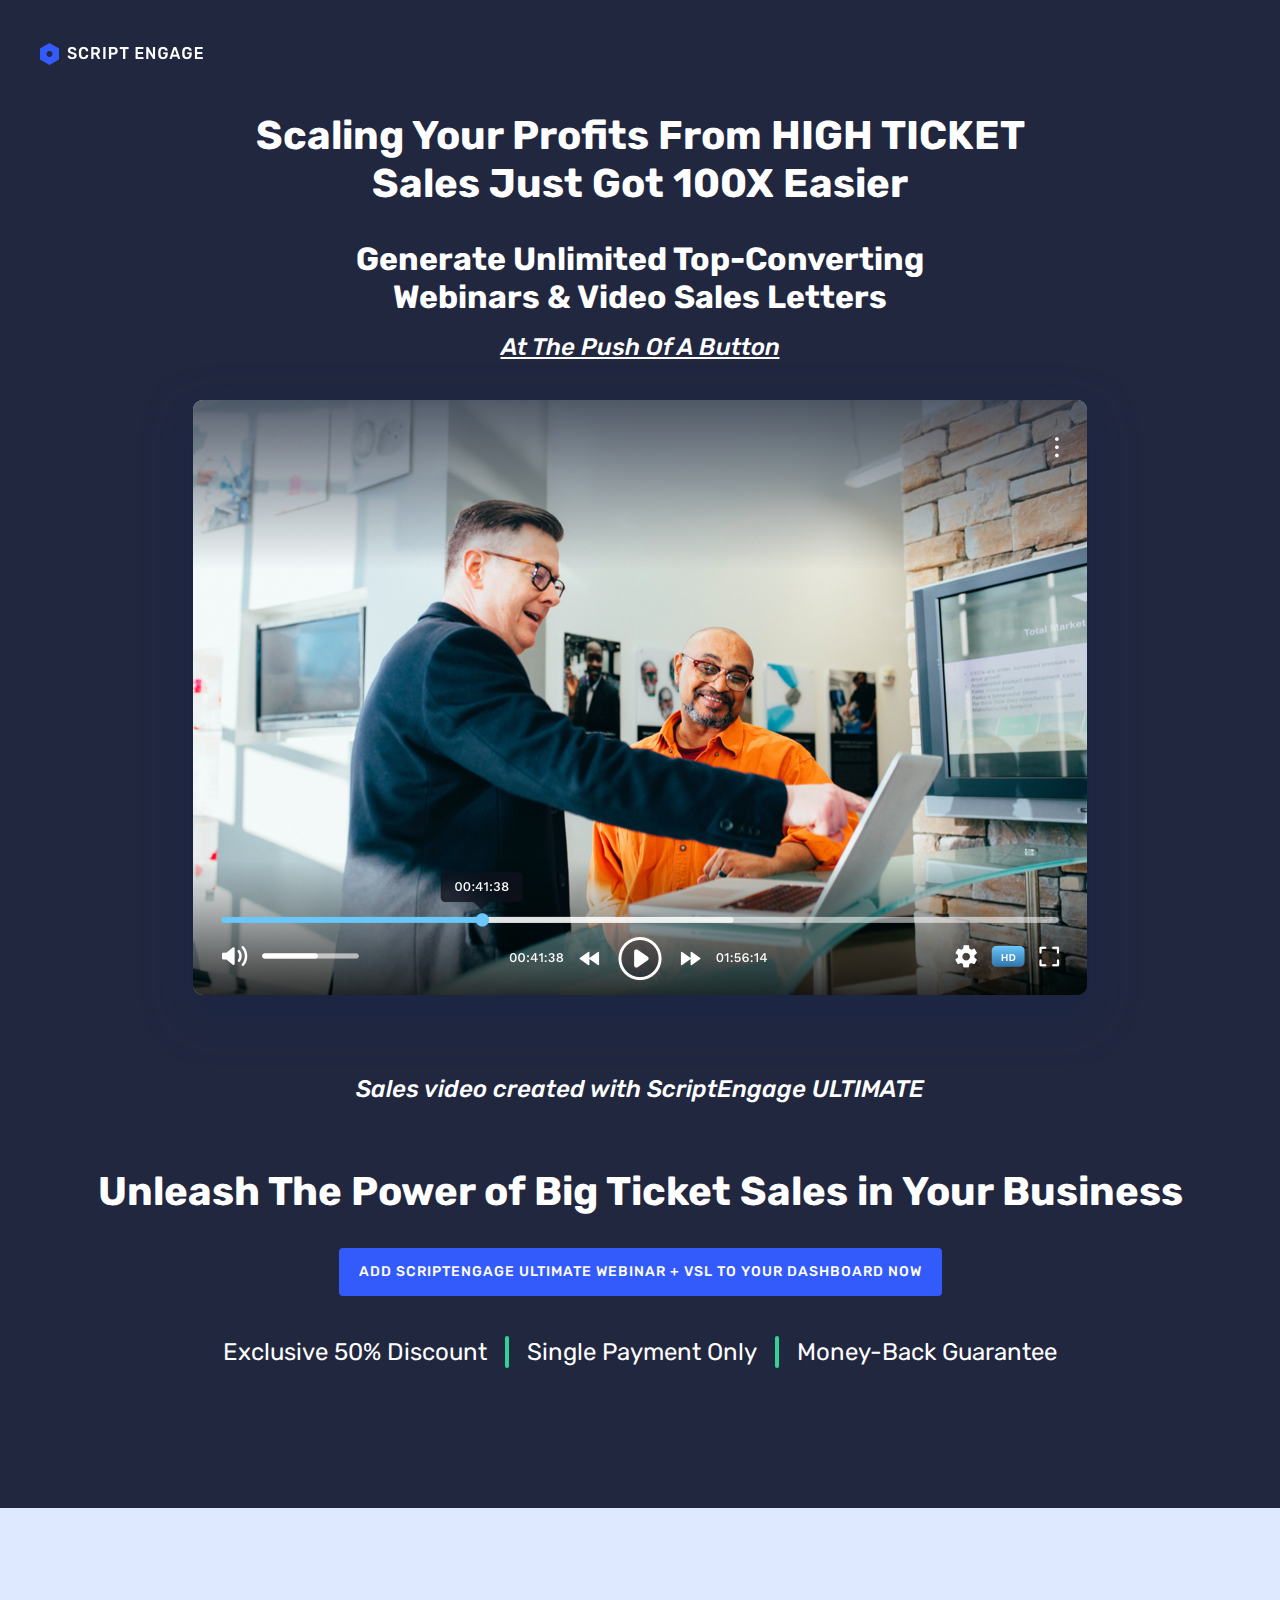
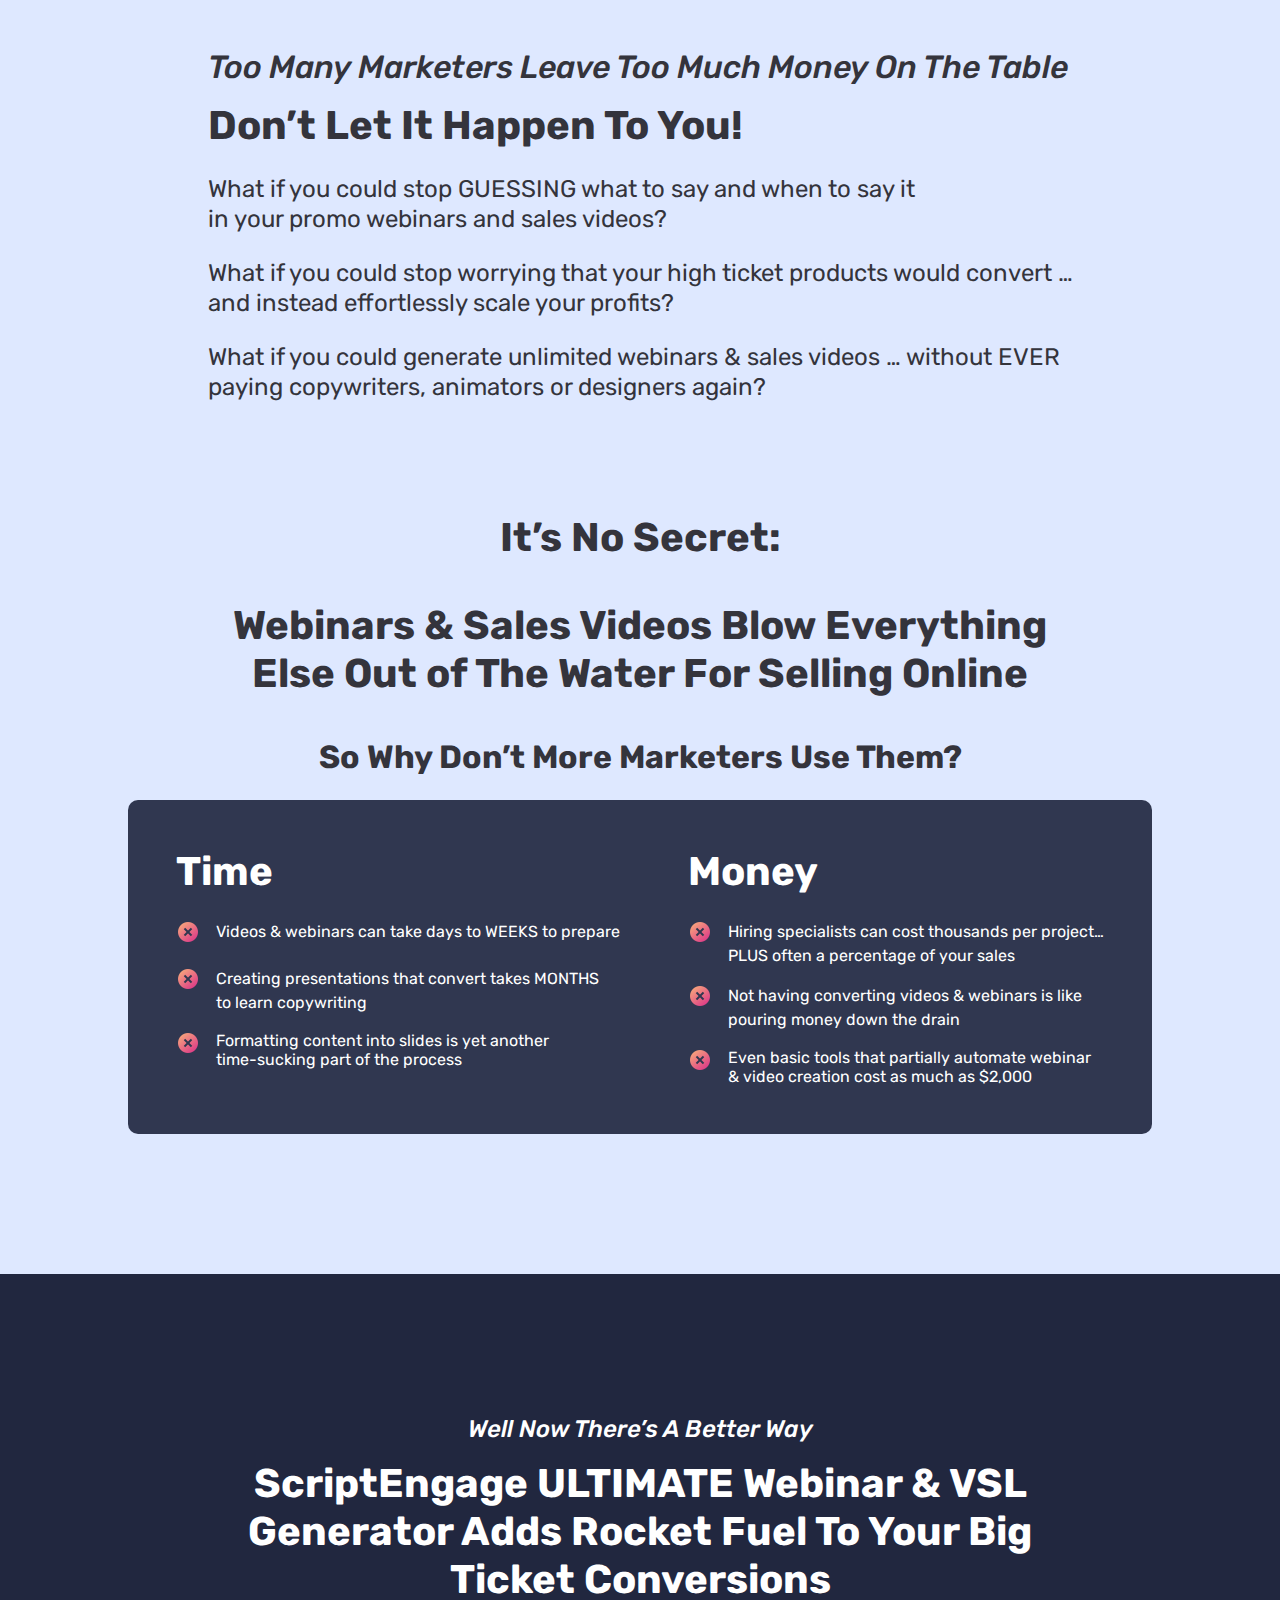
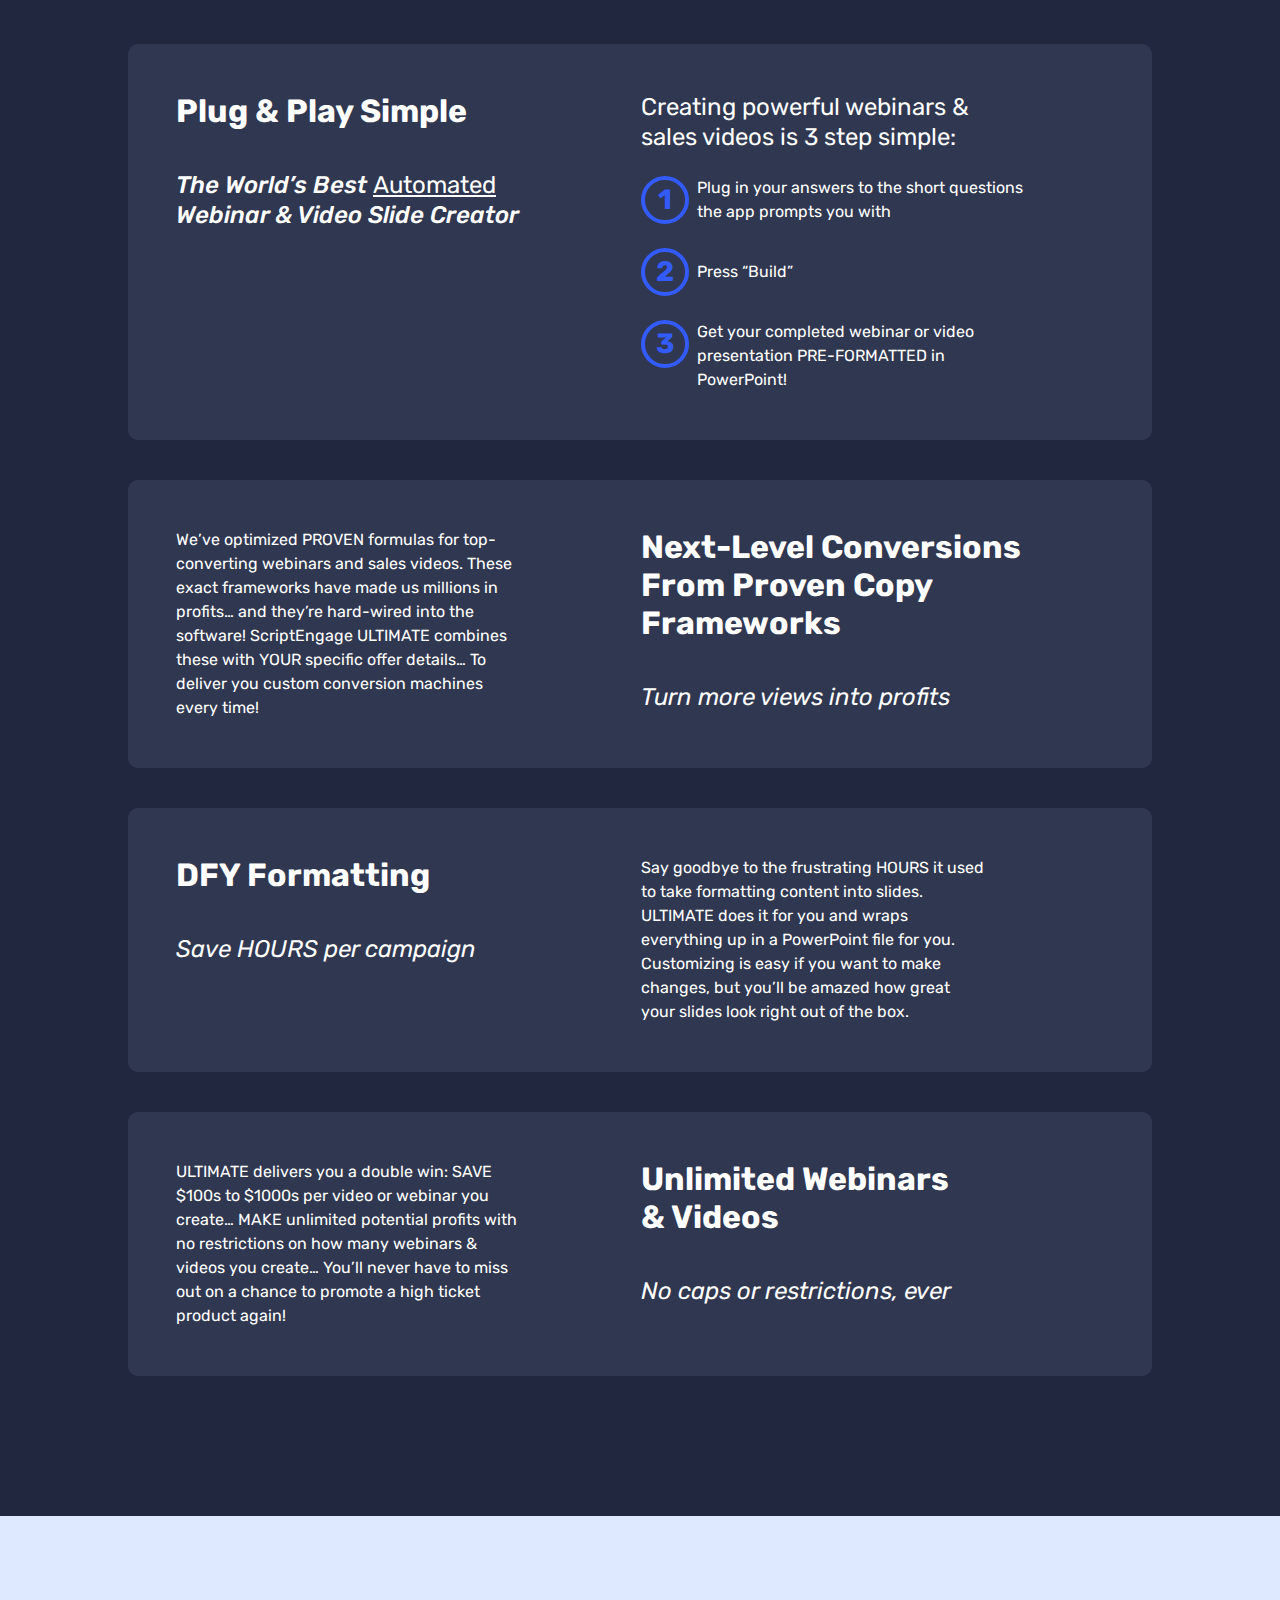
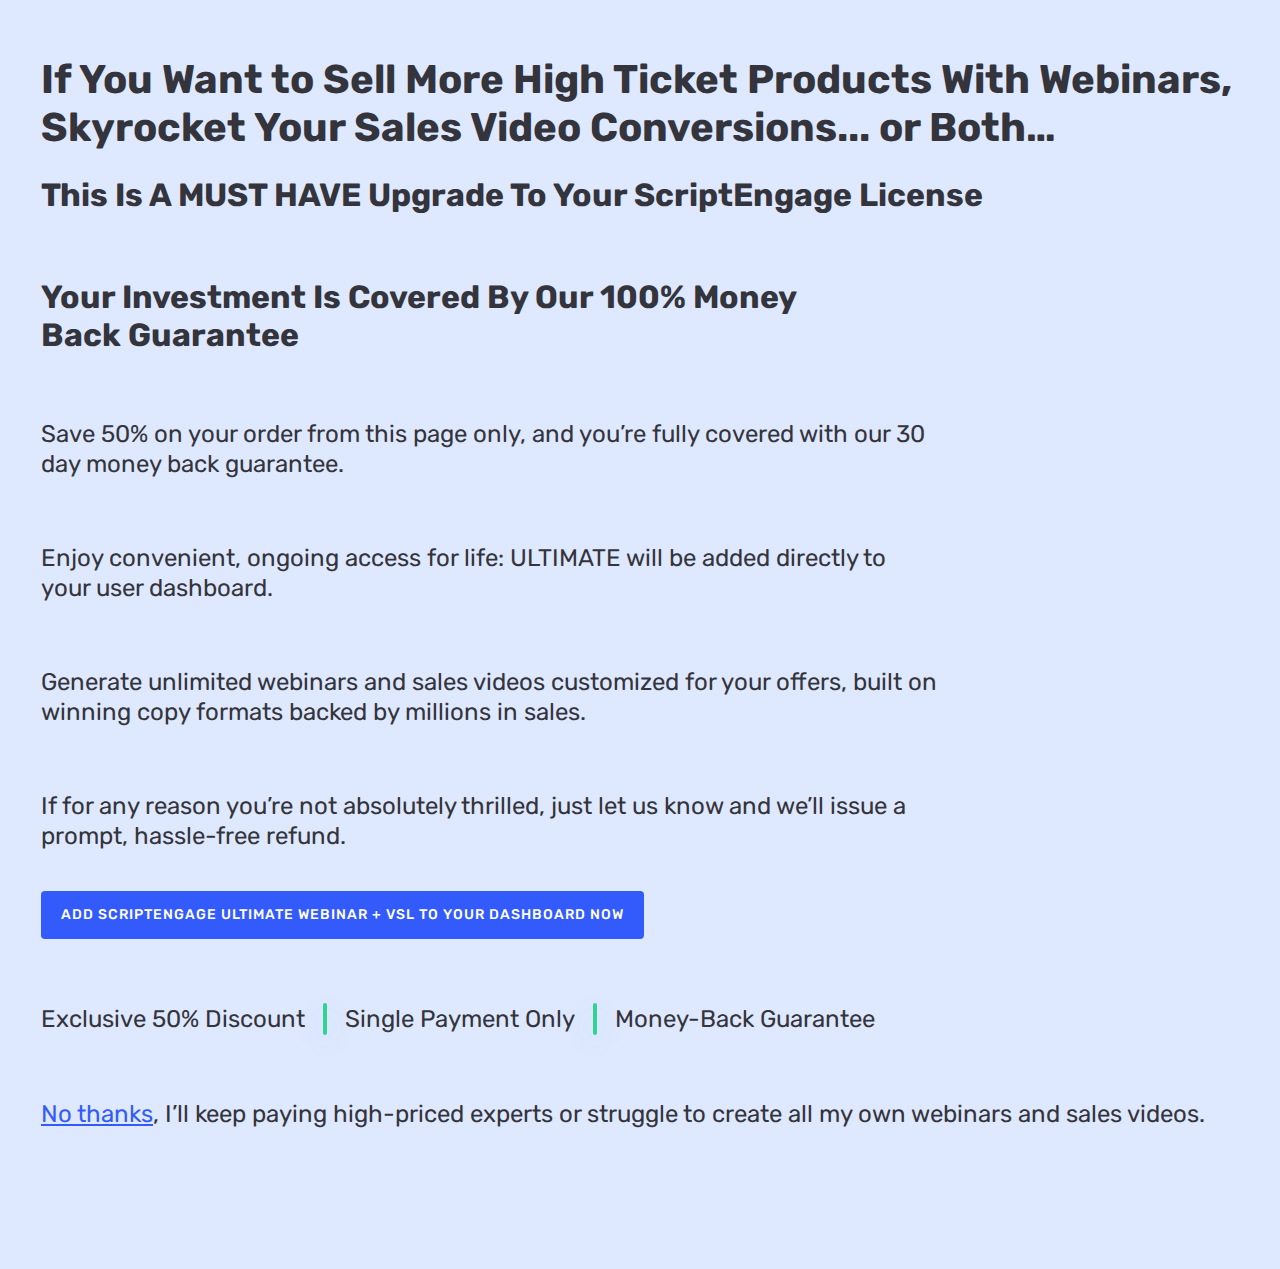
<file: scriptengage-last.html>
<!DOCTYPE html>
<html lang="en">
<head>
    <meta charset="UTF-8">
    <meta name="viewport" content="width=device-width, initial-scale=1.0">

    <title>Title</title>
    <link rel="stylesheet" href="css/scriptengage-last.css">
</head>
<body>
<header class="header bg-dark d-flex">
    <a href="" class="align-self-center">
        <img src="./img/elements-logo.png" alt="">
    </a>
</header>

<main>
    <section class="bg-dark">
        <!--unlock-block-->
        <div class="wrapper mx-auto text-center hero-section">
            <h1 class="title mx-auto general-title">
                Scaling Your Profits From HIGH TICKET Sales Just Got 100X Easier
            </h1>
            <p class="small-title mx-auto">
                Generate Unlimited Top-Converting <br class="display-none"/> Webinars & Video Sales Letters
            </p>
            <p class="subtitle text-white rubik-mediumItalic underline">At The Push Of A Button</p>
            <img src="img/video/video.png" srcset="img/video/video@2x.png 2x, img/video/video@3x.png 3x" class="video"
                 alt="video">
            <p class="subtitle text-white rubik-mediumItalic">Sales video created with ScriptEngage ULTIMATE</p>
            <h3 class="title text-white mx-auto reset-width">Unleash The Power of Big Ticket Sales in Your Business</h3>
            <div class="button-container text-center">
                <a class="button-a  button" href="#">Add ScriptEngage ULTIMATE Webinar + VSL To Your Dashboard Now</a>
            </div>
            <ul class="text-white subtitle d-flex lists">
                <li class="align-items">Exclusive 50% Discount</li>
                <li class="align-items">Single Payment Only</li>
                <li class="align-items">Money-Back Guarantee</li>
            </ul>
        </div>
    </section>


    <!--second block-->
    <section class="bg-light">
        <div class="wrapper mx-auto">
            <section class="article-block d-flex flex-wrap gray-article justify-content-center">
                <article class="article-block-article reset-width">
                    <p class="small-title  text-dark rubik-mediumItalic">Too Many Marketers Leave Too Much Money On The
                        Table</p>
                    <h3 class="title text-dark">Don’t Let It Happen To You!</h3>
                    <div class="article-block-article-description">
                        <p class="text-dark subtitle">
                            What if you could stop GUESSING what to say and when to say it<br class="display-none"/>
                            in your promo webinars and sales videos?
                        </p>
                        <p class="text-dark subtitle">
                            What if you could stop worrying that your high ticket products would convert …
                            <br class="display-none"/>
                            and instead effortlessly scale your profits?
                        </p>
                        <p class="text-dark subtitle">
                            What if you could generate unlimited webinars & sales videos … without EVER
                            <br class="display-none"/>
                            paying copywriters, animators or designers again?
                        </p>
                    </div>
                </article>
            </section>

            <section class="no-secret-block">
                <div class="text-center no-secret-block-titles">
                    <h2 class="title text-dark reset-width">It’s No Secret:</h2>
                    <h3 class="title text-dark reset-width">Webinars & Sales Videos Blow Everything
                        <br class="display-none"/>
                        Else Out of The Water For Selling Online</h3>
                    <h4 class="small-title text-dark">So Why Don’t More Marketers Use Them?</h4>
                </div>
                <div class="dark-box  d-flex mx-auto">
                    <div>
                        <h3 class="title reset-width">Time</h3>
                        <ul class="not-list text-white">
                            <li class="d-flex">Videos & webinars can take days to WEEKS to prepare</li>
                            <li class="d-flex">Creating presentations that convert takes MONTHS <br
                                    class="display-none">
                                to learn copywriting
                            </li>
                            <li class="d-flex"> Formatting content into slides is yet another <br class="display-none">
                                time-sucking part of the process
                            </li>
                        </ul>
                    </div>
                    <div>
                        <h3 class="title reset-width">Money </h3>
                        <ul class="not-list text-white">
                            <li class="d-flex">Hiring specialists can cost thousands per project…
                                <br class="display-none">
                                PLUS often a percentage of your sales
                            </li>
                            <li class="d-flex">
                                Not having converting videos & webinars is like
                                <br class="display-none">
                                pouring money down the drain
                            </li>
                            <li class="d-flex">
                                Even basic tools that partially automate webinar
                                <br class="display-none">
                                & video creation cost as much as $2,000
                            </li>
                        </ul>
                    </div>
                </div>
            </section>
        </div>
    </section>

    <section class="bg-dark wrapper mx-auto">
        <div class="better-way-block">
            <div>
                <p class="subtitle rubik-mediumItalic text-center">Well Now There’s A Better Way</p>
                <h3 class="title mx-auto text-center reset-width">
                    ScriptEngage ULTIMATE Webinar & VSL <br class="display-none"/>
                    Generator Adds Rocket Fuel To Your Big
                    <br class="display-none"/> Ticket Conversions
                </h3>
            </div>
            <div class="dark-box  d-flex mx-auto">
                <div>
                    <h3 class="small-title reset-width text-white">Plug & Play Simple</h3>
                    <p class="subtitle rubik-mediumItalic">The World’s Best <span class="underline">Automated</span>
                        <br class="display-none"/>
                        Webinar
                        & Video Slide
                        Creator</p>
                </div>
                <div>
                    <p class="subtitle">Creating powerful webinars & <br class="display-none"/> sales videos is 3 step
                        simple: </p>
                    <ul class=" text-white ordere-list">
                        <li class="d-flex">
                            <span class="blue-circle">1</span>
                            Plug in your answers to the short questions the app prompts you with
                        </li>
                        <li class="align-items">
                            <span class="blue-circle">2</span>
                            Press “Build”
                        </li>
                        <li class="d-flex">
                            <span class="blue-circle">3</span>
                            Get your completed webinar or video presentation PRE-FORMATTED in PowerPoint!
                        </li>
                    </ul>
                </div>
            </div>


            <div class="dark-box  d-flex mx-auto">
                <div>
                    <ul class=" text-white">
                        <li class="d-flex">
                            We’ve optimized PROVEN formulas for top-converting webinars and sales videos. These exact
                            frameworks have made us millions in profits… and they’re hard-wired into the software!
                            ScriptEngage ULTIMATE combines these with YOUR specific offer details… To deliver you custom
                            conversion machines every time!
                        </li>
                    </ul>
                </div>
                <div>
                    <h3 class="small-title reset-width text-white">Next-Level Conversions
                        <br class="display-none"/>
                        From Proven Copy
                        <br class="display-none"/>

                        Frameworks</h3>
                    <p class="subtitle rubik-italic">
                        Turn more views into profits
                    </p>
                </div>
            </div>

            <div class="dark-box  d-flex mx-auto">
                <div>
                    <h3 class="small-title reset-width text-white">DFY Formatting</h3>
                    <p class="subtitle rubik-italic">
                        Save HOURS per campaign
                    </p>
                </div>
                <div>
                    <ul class=" text-white">
                        <li class="d-flex">
                            Say goodbye to the frustrating HOURS it used to take formatting content into slides.
                            ULTIMATE does it for you and wraps everything up in a PowerPoint file for you.
                            Customizing is easy if you want to make changes, but you’ll be amazed how great your slides
                            look
                            right out of the box.
                        </li>
                    </ul>
                </div>
            </div>

            <div class="dark-box  d-flex mx-auto">
                <div>
                    <ul class=" text-white">
                        <li class="d-flex">
                            ULTIMATE delivers you a double win: SAVE $100s to $1000s per video or webinar you create…
                            MAKE
                            unlimited potential profits with no restrictions on how many webinars & videos you create…
                            You’ll never have to miss out on a chance to promote a high ticket product again!
                        </li>
                    </ul>
                </div>
                <div>
                    <h3 class="small-title reset-width text-white">Unlimited Webinars
                        <br class="display-none"/>
                        & Videos</h3>
                    <p class="subtitle rubik-italic">
                        No caps or restrictions, ever
                    </p>
                </div>
            </div>
        </div>
    </section>
    <!--last block-->
    <section class="bg-light">
            <section class="last-section article-block d-flex flex-wrap mx-auto">
                <article class="article-block-article reset-width mx-auto">
                    <h3 class="title text-dark reset-width">
                        If You Want to Sell More High Ticket Products With Webinars, Skyrocket Your Sales Video
                        Conversions... or Both…
                    </h3>
                    <h4 class="small-title  text-dark">
                        This Is A MUST HAVE Upgrade To Your ScriptEngage License
                    </h4>
                    <h4 class="title text-dark small-title">Your Investment Is Covered By Our 100% Money Back Guarantee</h4>
                    <div class="article-block-article-description">
                        <p class="text-dark subtitle">
                            Save 50% on your order from this page only, and you’re fully covered with our
                            30 day money back guarantee.
                        </p>
                        <p class="text-dark subtitle">
                            Enjoy convenient, ongoing access for life: ULTIMATE will be added
                            directly to your user dashboard.
                        </p>
                        <p class="text-dark subtitle">
                            Generate unlimited webinars and sales videos customized for your offers, built on winning copy formats backed by millions in sales.
                        </p>
                        <p class="text-dark subtitle">
                            If for any reason you’re not absolutely thrilled, just let us know and we’ll issue a prompt, hassle-free refund.
                        </p>
                        <div class="button-container">
                            <a class="button-a  button" href="#">Add ScriptEngage ULTIMATE Webinar + VSL To Your Dashboard Now</a>
                        </div>
                        <ul class="text-dark subtitle d-flex lists">
                            <li class="align-items">Exclusive 50% Discount</li>
                            <li class="align-items">Single Payment Only</li>
                            <li class="align-items">Money-Back Guarantee</li>
                        </ul>
                    </div>
                    <p class="subtitle text-dark mx-auto"><a href="">No thanks</a>,
                        I’ll keep paying high-priced experts or struggle to create all my own webinars and sales videos.</p>
                </article>
            </section>
    </section>
</main>
</body>
</html>
</file>
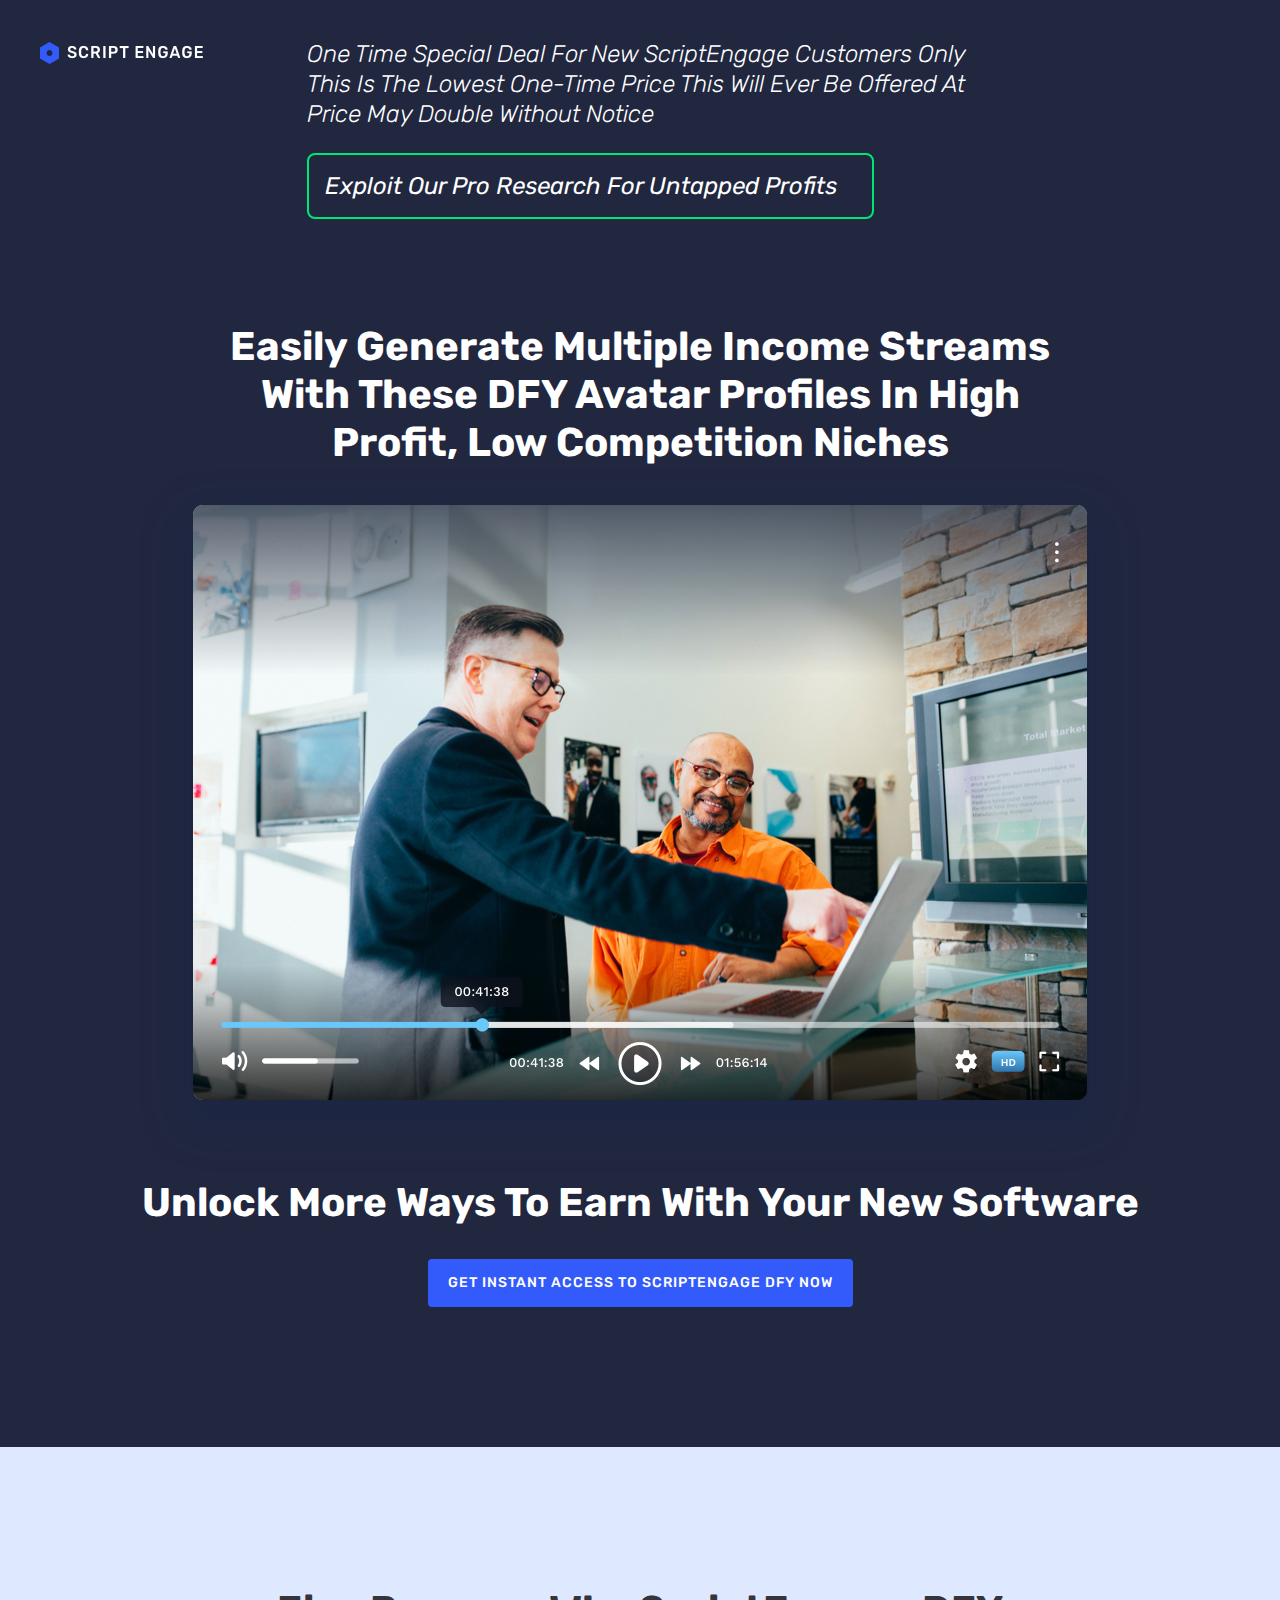
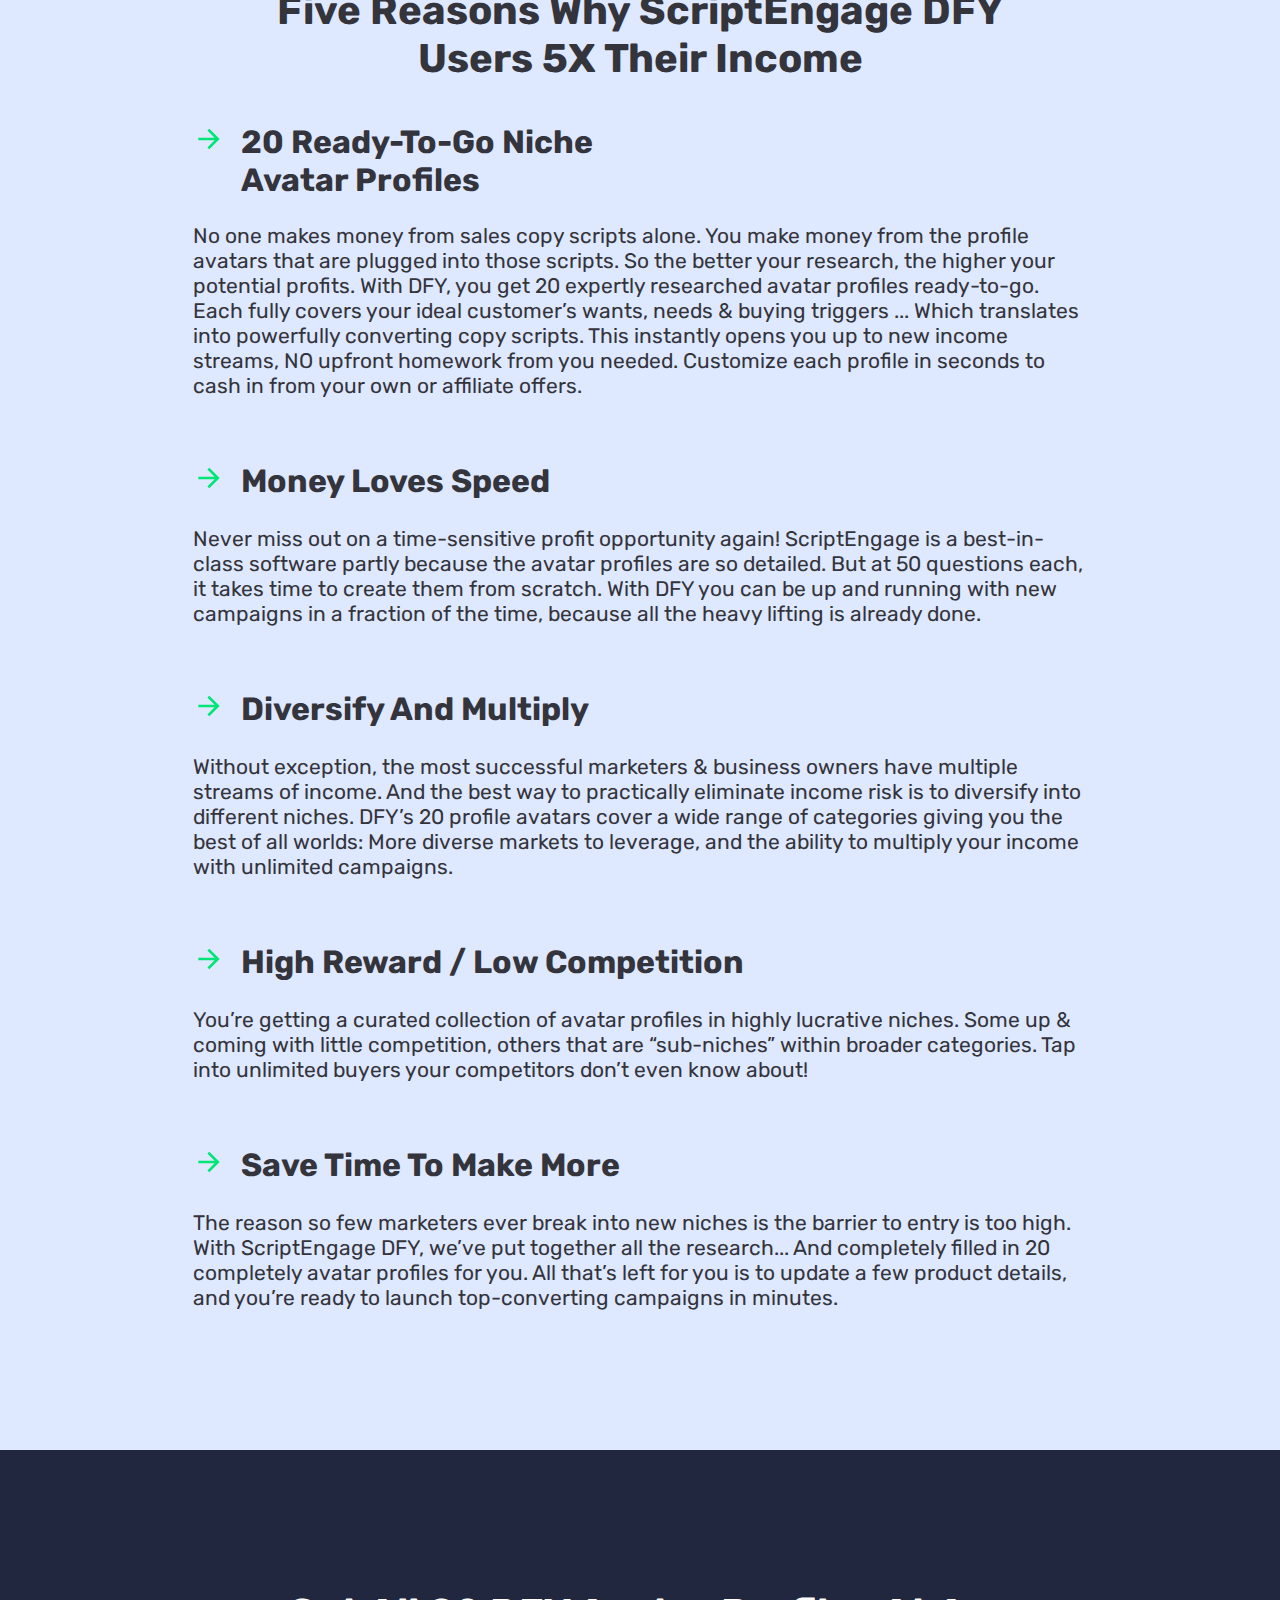
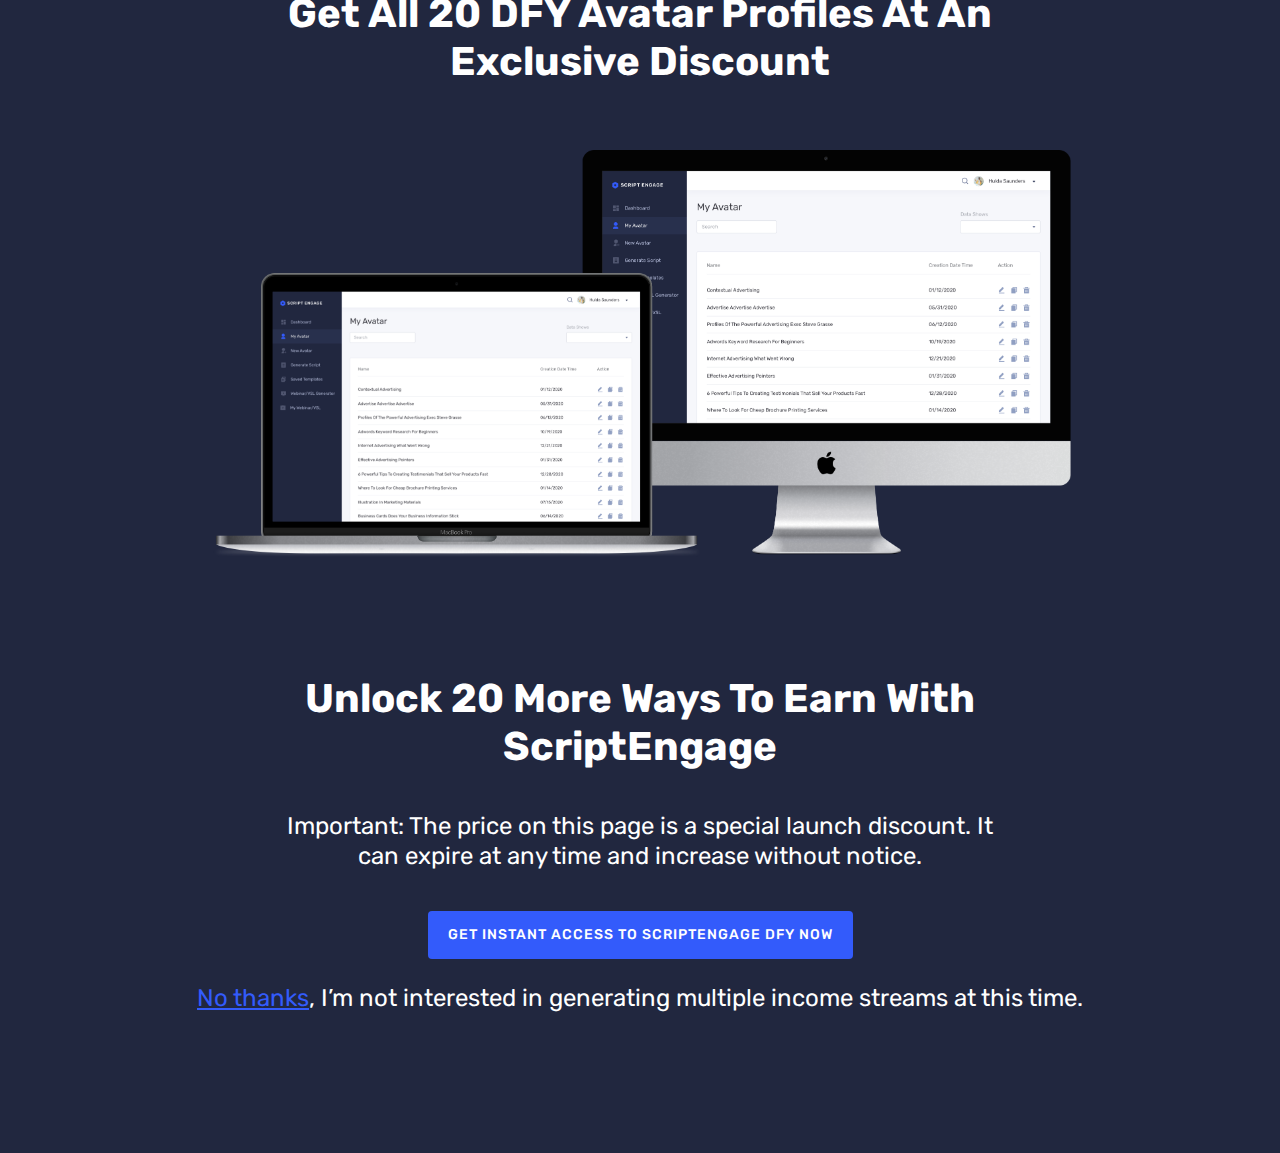
<file: scriptengage-oto.html>
<!DOCTYPE html>
<html lang="en">
<head>
    <meta charset="UTF-8">
    <meta name="viewport" content="width=device-width, initial-scale=1.0">

    <title>Title</title>
    <link rel="stylesheet" href="css/scriptengage-oto.css">
</head>
<body>
<header class="scriptengage-oto-header bg-dark d-flex">
    <a href="" class="align-self-center">
        <img src="./img/elements-logo.png" alt="">
    </a>
</header>

<main>
    <section class="bg-dark">
        <!--unlock-block-->
        <div class="wrapper mx-auto main-block">
            <p class="subtitle mx-auto rubik-lightItalic">
                One Time Special Deal For New ScriptEngage Customers Only
                This Is The Lowest One-Time Price This Will Ever Be Offered At
                Price May Double Without Notice
            </p>
            <div class="green-block text-white">
                <span class="subtitle rubik-italic">
                    Exploit Our Pro Research For Untapped Profits
                </span>
            </div>
        </div>
        <div class="wrapper mx-auto text-center">
        <div class="hero-section">
            <h1 class="title mx-auto">
                Easily Generate Multiple Income Streams With These DFY Avatar Profiles In High Profit, Low Competition
                Niches
            </h1>
            <img src="img/video/video.png" srcset="img/video/video@2x.png 2x, img/video/video@3x.png 3x" class="video"
                 alt="video">
            <h2 class="title mx-auto">
                Unlock More Ways To Earn With Your New Software </h2>
            <div class="button-container text-center">
                <a class="button-a  button" href="#">Get Instant Access To ScriptEngage DFY Now</a>
            </div>
        </div>
        </div>
    </section>
    <!--new-proven-block-->
    <section class="bg-light">
        <div class="wrapper mx-auto">
            <div class="reasons-block mx-auto">
                <h2 class="title mx-auto text-dark text-center">
                    Five Reasons Why ScriptEngage DFY
                    Users 5X Their Income
                </h2>
                <h3 class="reasons-block-title d-flex">
                    20 Ready-To-Go Niche
                   <br/>
                   Avatar Profiles
                </h3>
                <p class="reasons-block-description">
                    No one makes money from sales copy scripts alone. You make money from the profile avatars that are
                    plugged into those scripts. So the better your research, the higher your potential profits. With
                    DFY,
                    you get 20 expertly researched avatar profiles ready-to-go. Each fully covers your ideal customer’s
                    wants, needs & buying triggers ... Which translates into powerfully converting copy scripts. This
                    instantly opens you up to new income streams, NO upfront homework from you needed. Customize each
                    profile in seconds to cash in from your own or affiliate offers.
                </p>
                <h3 class="reasons-block-title d-flex">
                    Money Loves Speed
                </h3>
                <p class="reasons-block-description d-flex">
                    Never miss out on a time-sensitive profit opportunity again! ScriptEngage is a best-in-class
                    software
                    partly because the avatar profiles are so detailed. But at 50 questions each, it takes time to
                    create
                    them from scratch. With DFY you can be up and running with new campaigns in a fraction of the time,
                    because all the heavy lifting is already done.
                </p>

                <h3 class="reasons-block-title d-flex">
                    Diversify And Multiply
                </h3>
                <p class="reasons-block-description">
                    Without exception, the most successful marketers & business owners have multiple streams of income.
                    And
                    the best way to practically eliminate income risk is to diversify into different niches. DFY’s 20
                    profile avatars cover a wide range of categories giving you the best of all worlds: More diverse
                    markets
                    to leverage, and the ability to multiply your income with unlimited campaigns.
                </p>
                <h3 class="reasons-block-title d-flex">
                    High Reward / Low Competition
                </h3>
                <p class="reasons-block-description">
                    You’re getting a curated collection of avatar profiles in highly lucrative niches. Some up & coming
                    with
                    little competition, others that are “sub-niches” within broader categories. Tap into unlimited
                    buyers
                    your competitors don’t even know about!
                </p>

                <h3 class="reasons-block-title d-flex">
                    Save Time To Make More
                </h3>
                <p class="reasons-block-description">
                    The reason so few marketers ever break into new niches is the barrier to entry is too high.
                    With ScriptEngage DFY, we’ve put together all the research... And completely filled in 20 completely
                    avatar profiles for you. All that’s left for you is to update a few product details, and you’re
                    ready to
                    launch top-converting campaigns in minutes.
                </p>
            </div>
        </div>
    </section>

    <!--Get all block-->
    <section class="bg-dark">
        <div class="wrapper mx-auto get-all-block">
            <h2 class="title text-center text-white mx-auto">Get All 20 DFY Avatar Profiles At An Exclusive
                Discount</h2>
            <div class="get-all-block-image mx-auto">
                <img src="./img/illustdration@3x.png" alt="img">
            </div>
            <div class="get-all-block-description mx-auto">
                <h3 class="title text-center text-white mx-auto">Unlock 20 More Ways To Earn With ScriptEngage</h3>
                <p class="subtitle text-center">Important: The price on this page is a special launch discount. It can
                    expire at any time and increase
                    without notice.</p>
                <div class="button-container text-center">
                    <a class="button-a  button" href="#">Get Instant Access To ScriptEngage DFY Now</a>
                </div>
            </div>
            <p class="subtitle text-center"><a href="">No thanks</a>, I’m not interested in generating
                multiple income streams at this time.</p>
        </div>
    </section>
</main>
</body>
</html>
</file>
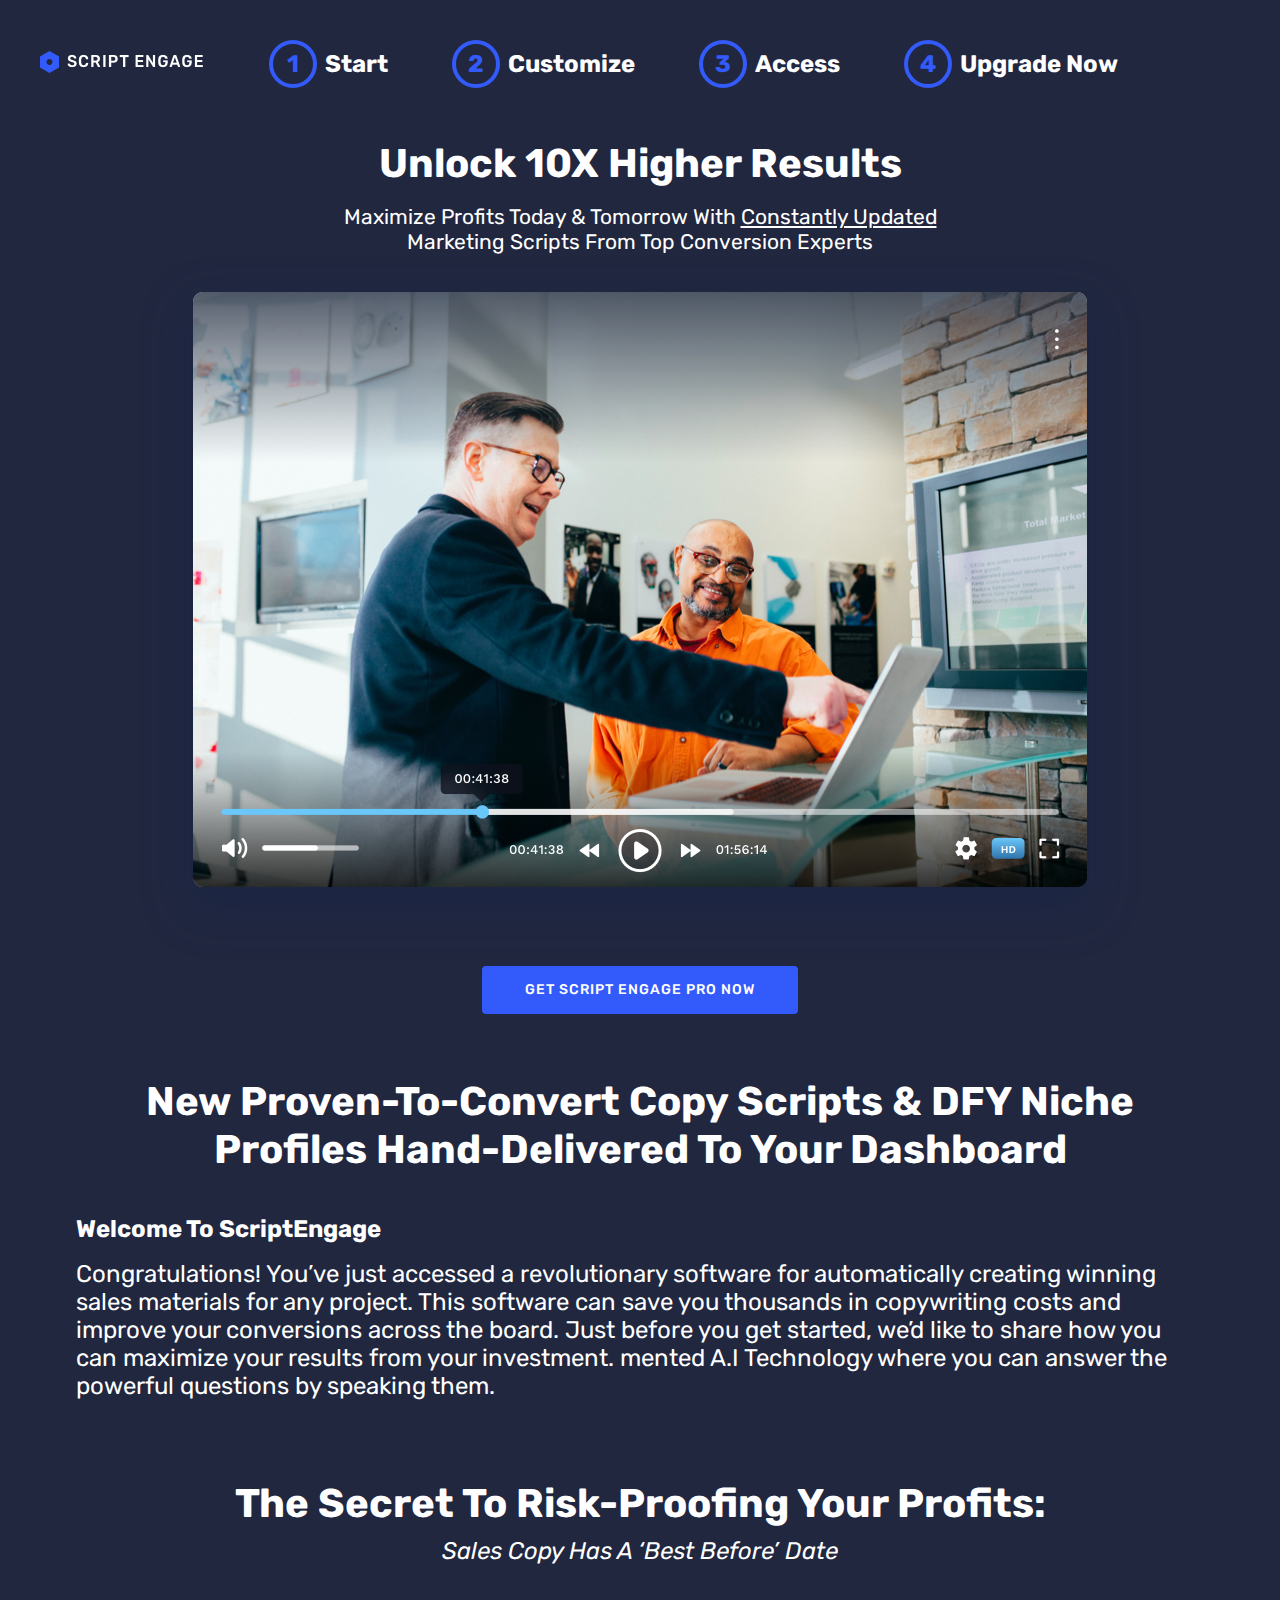
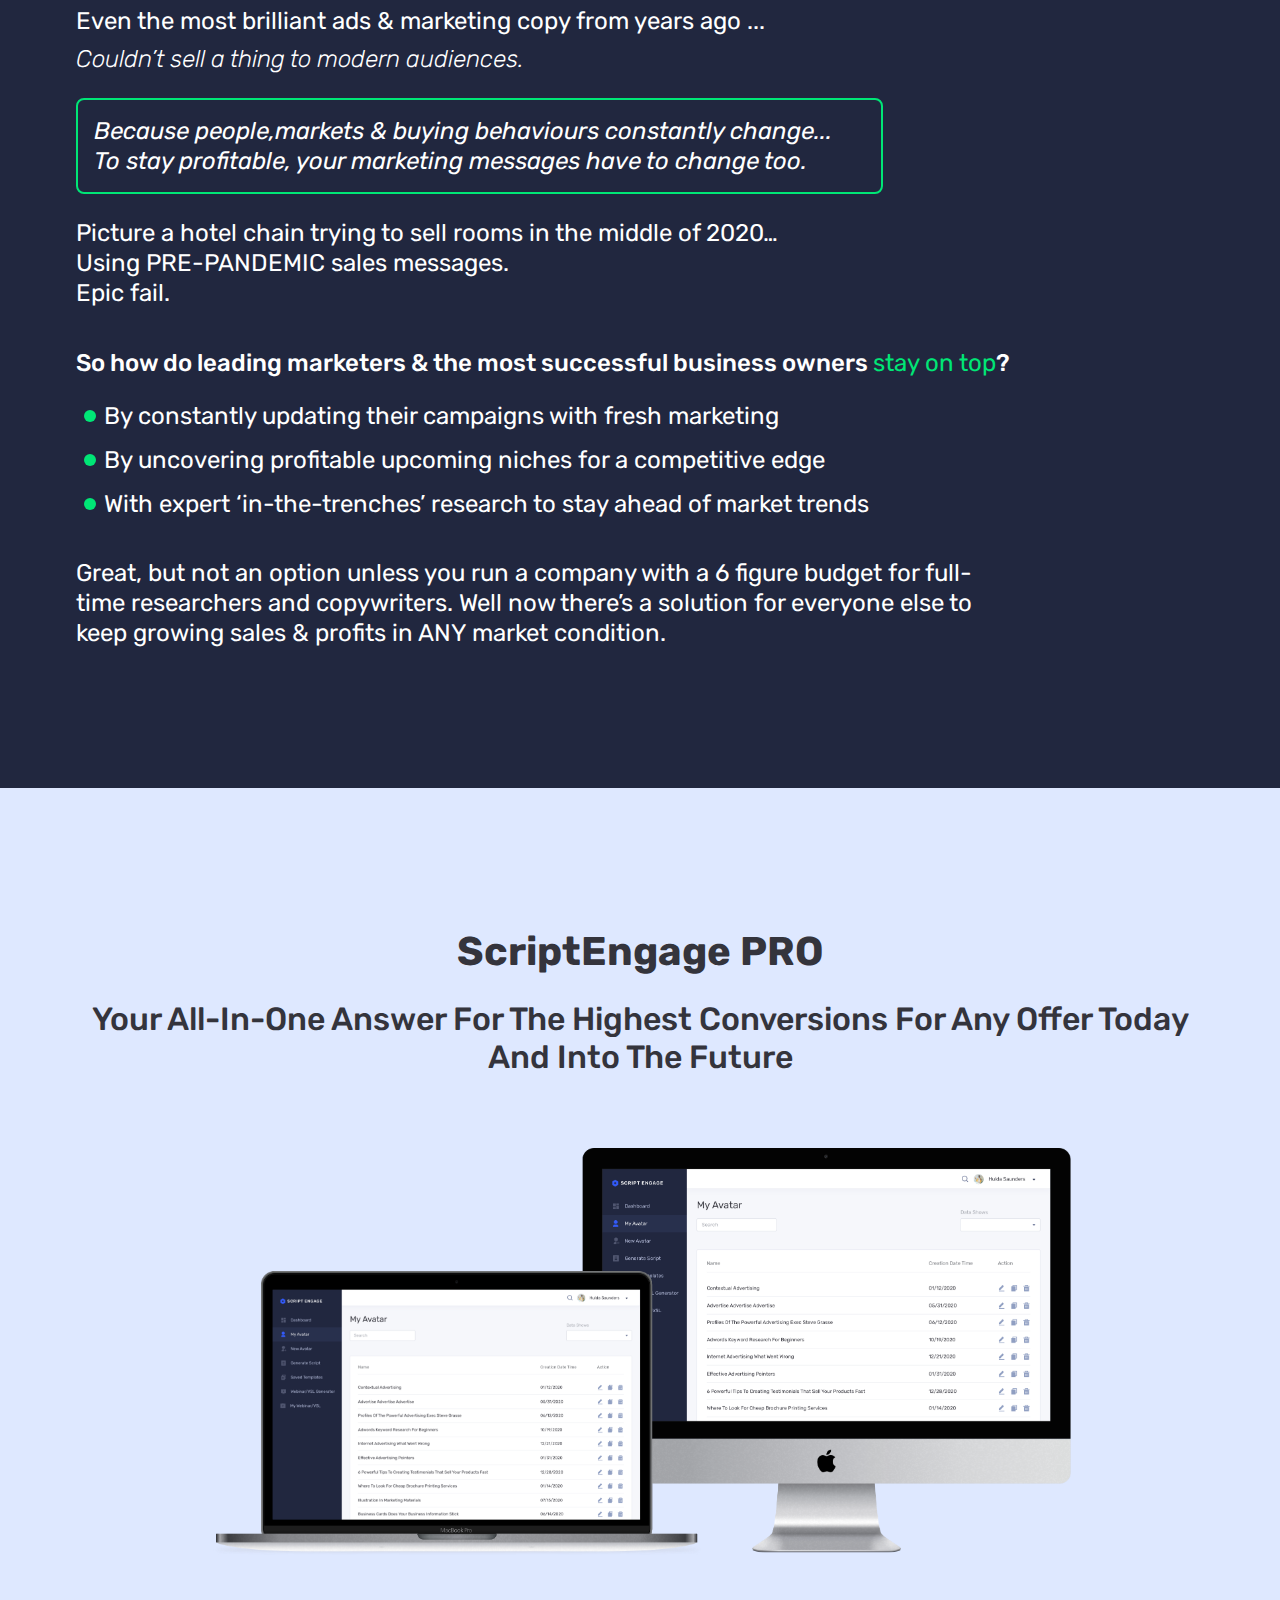
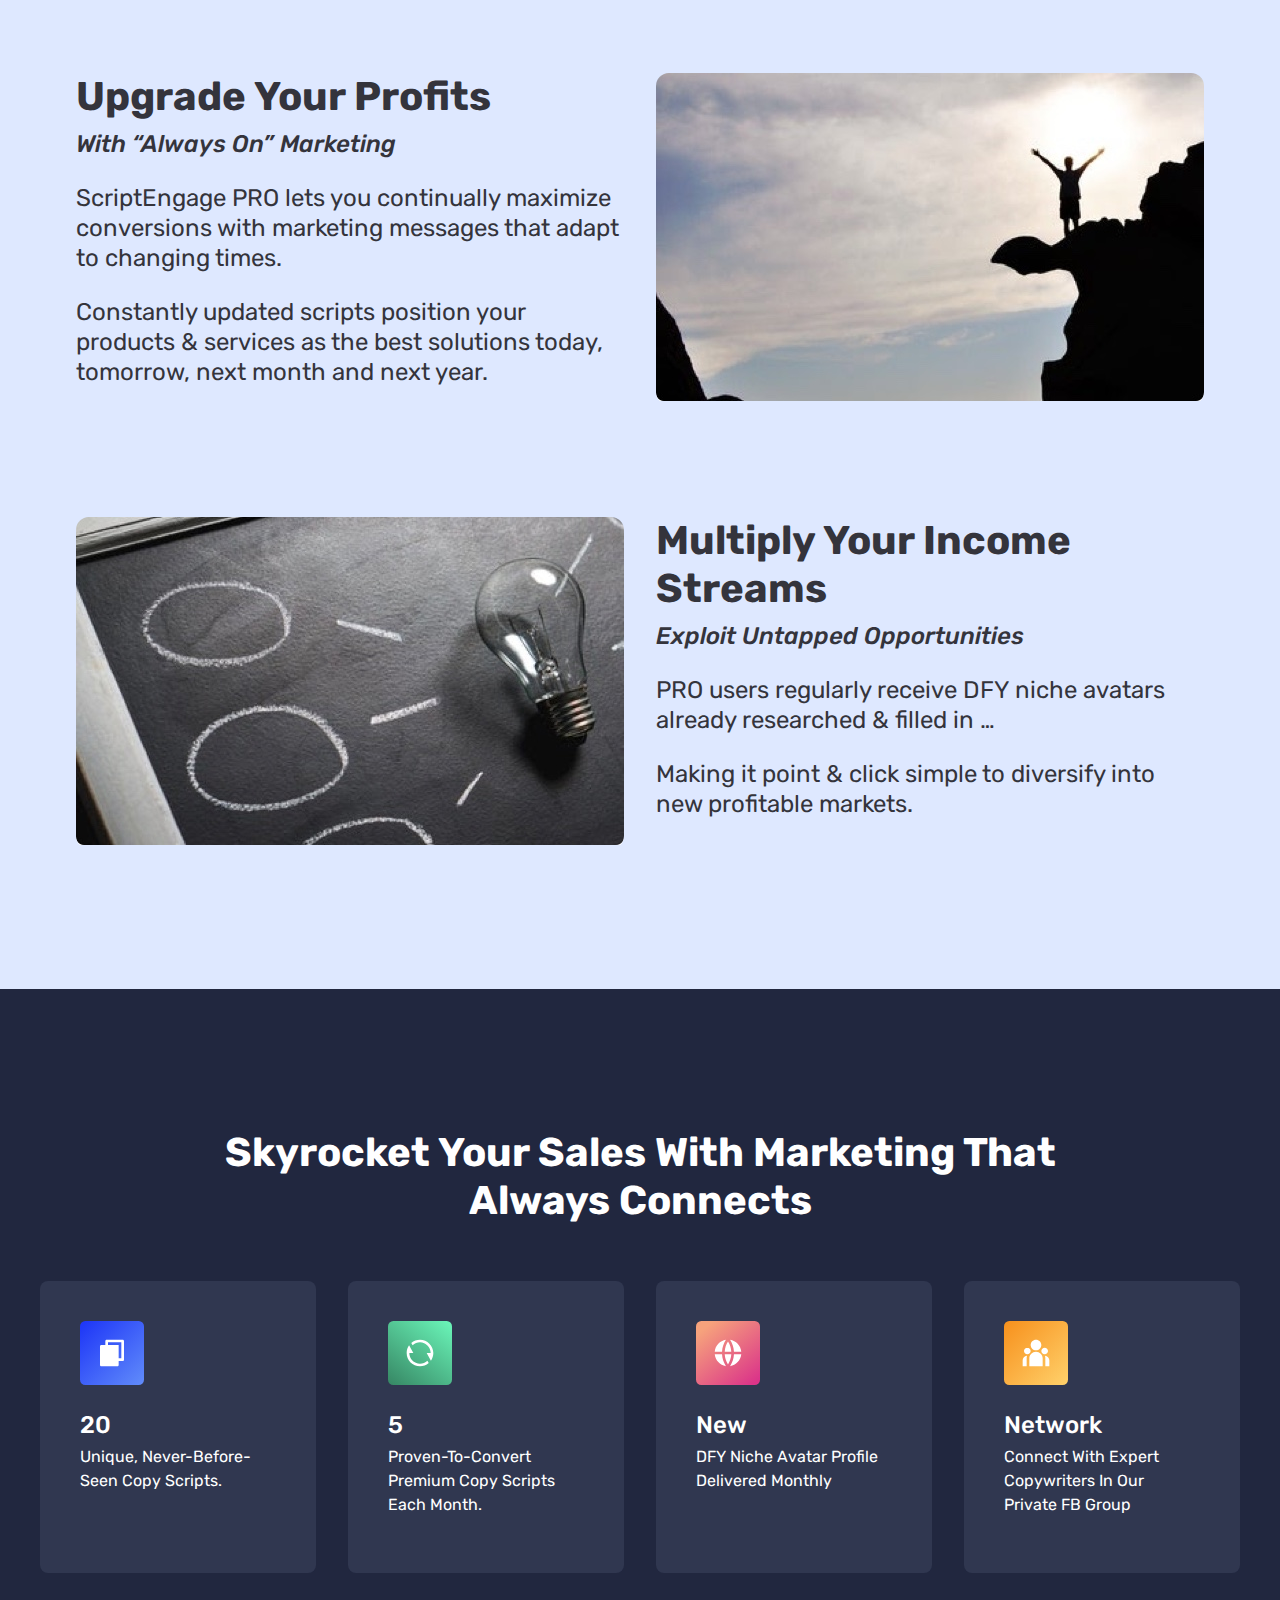
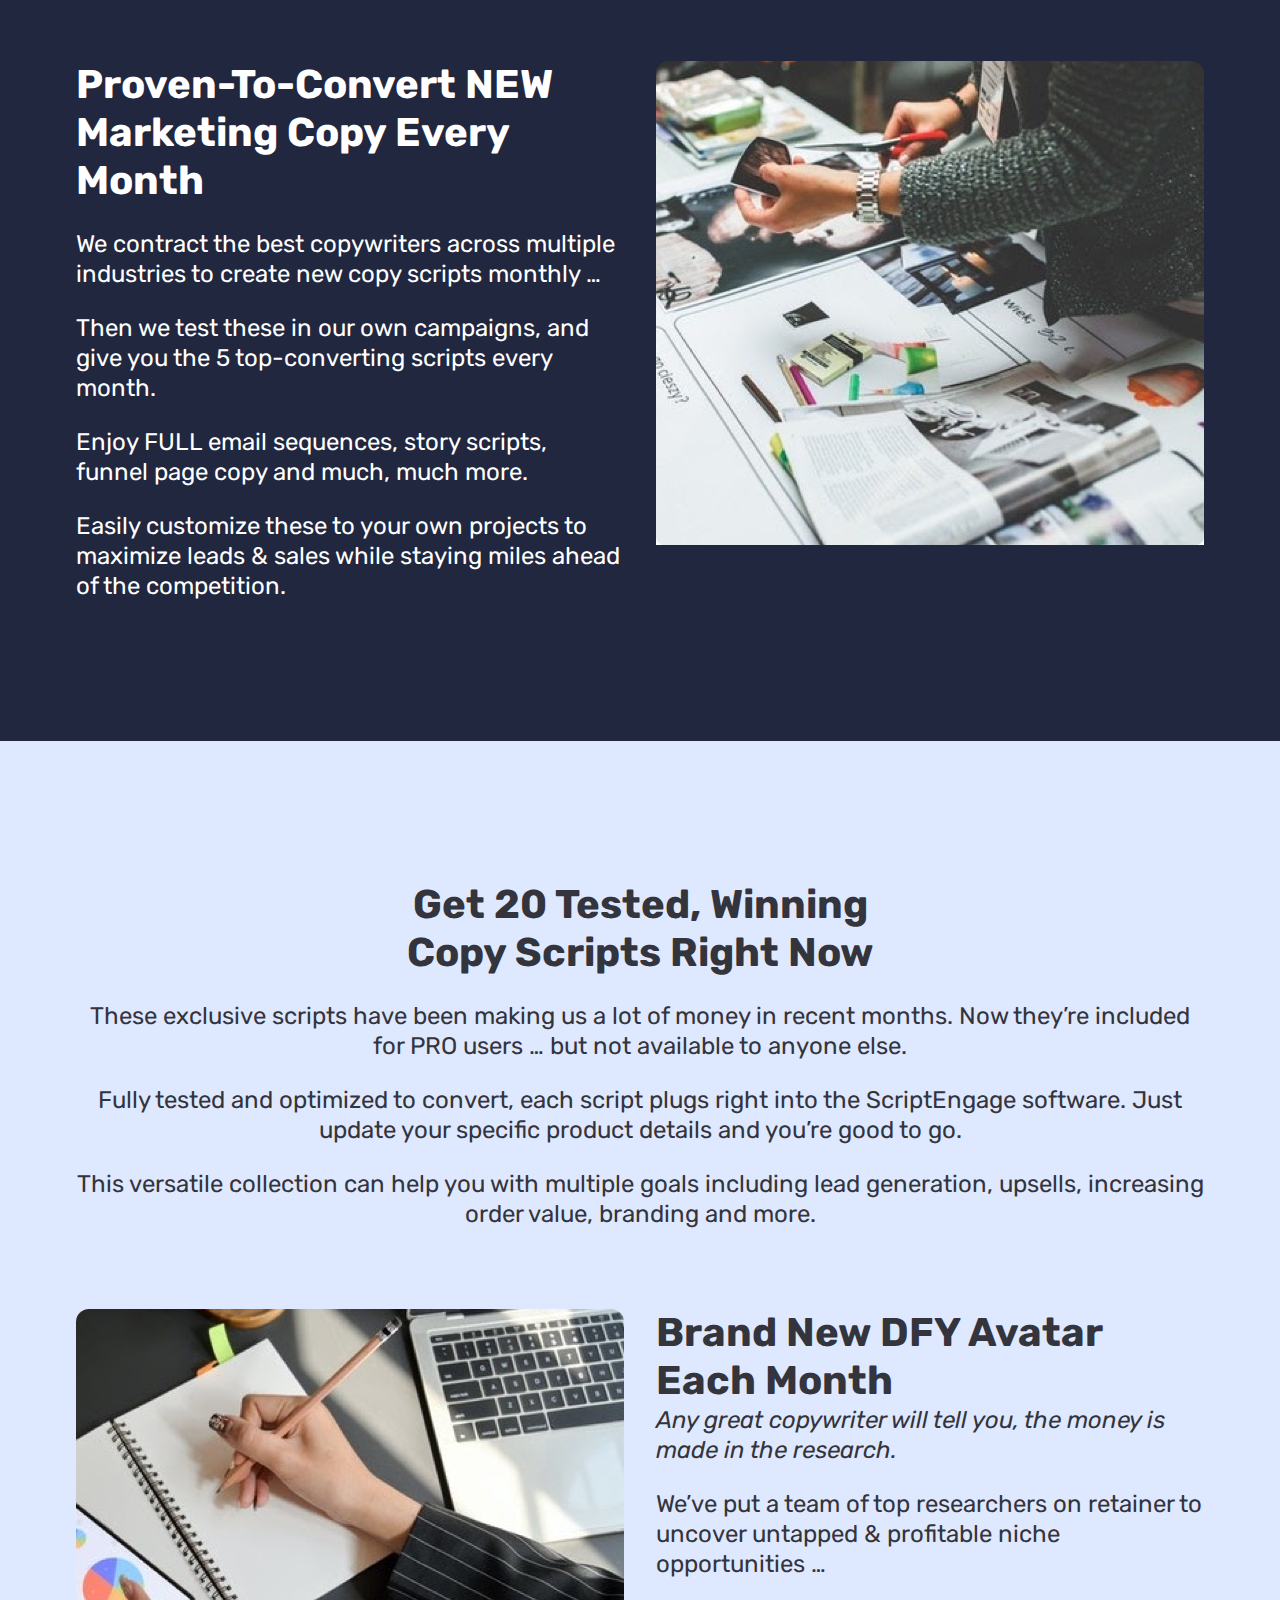
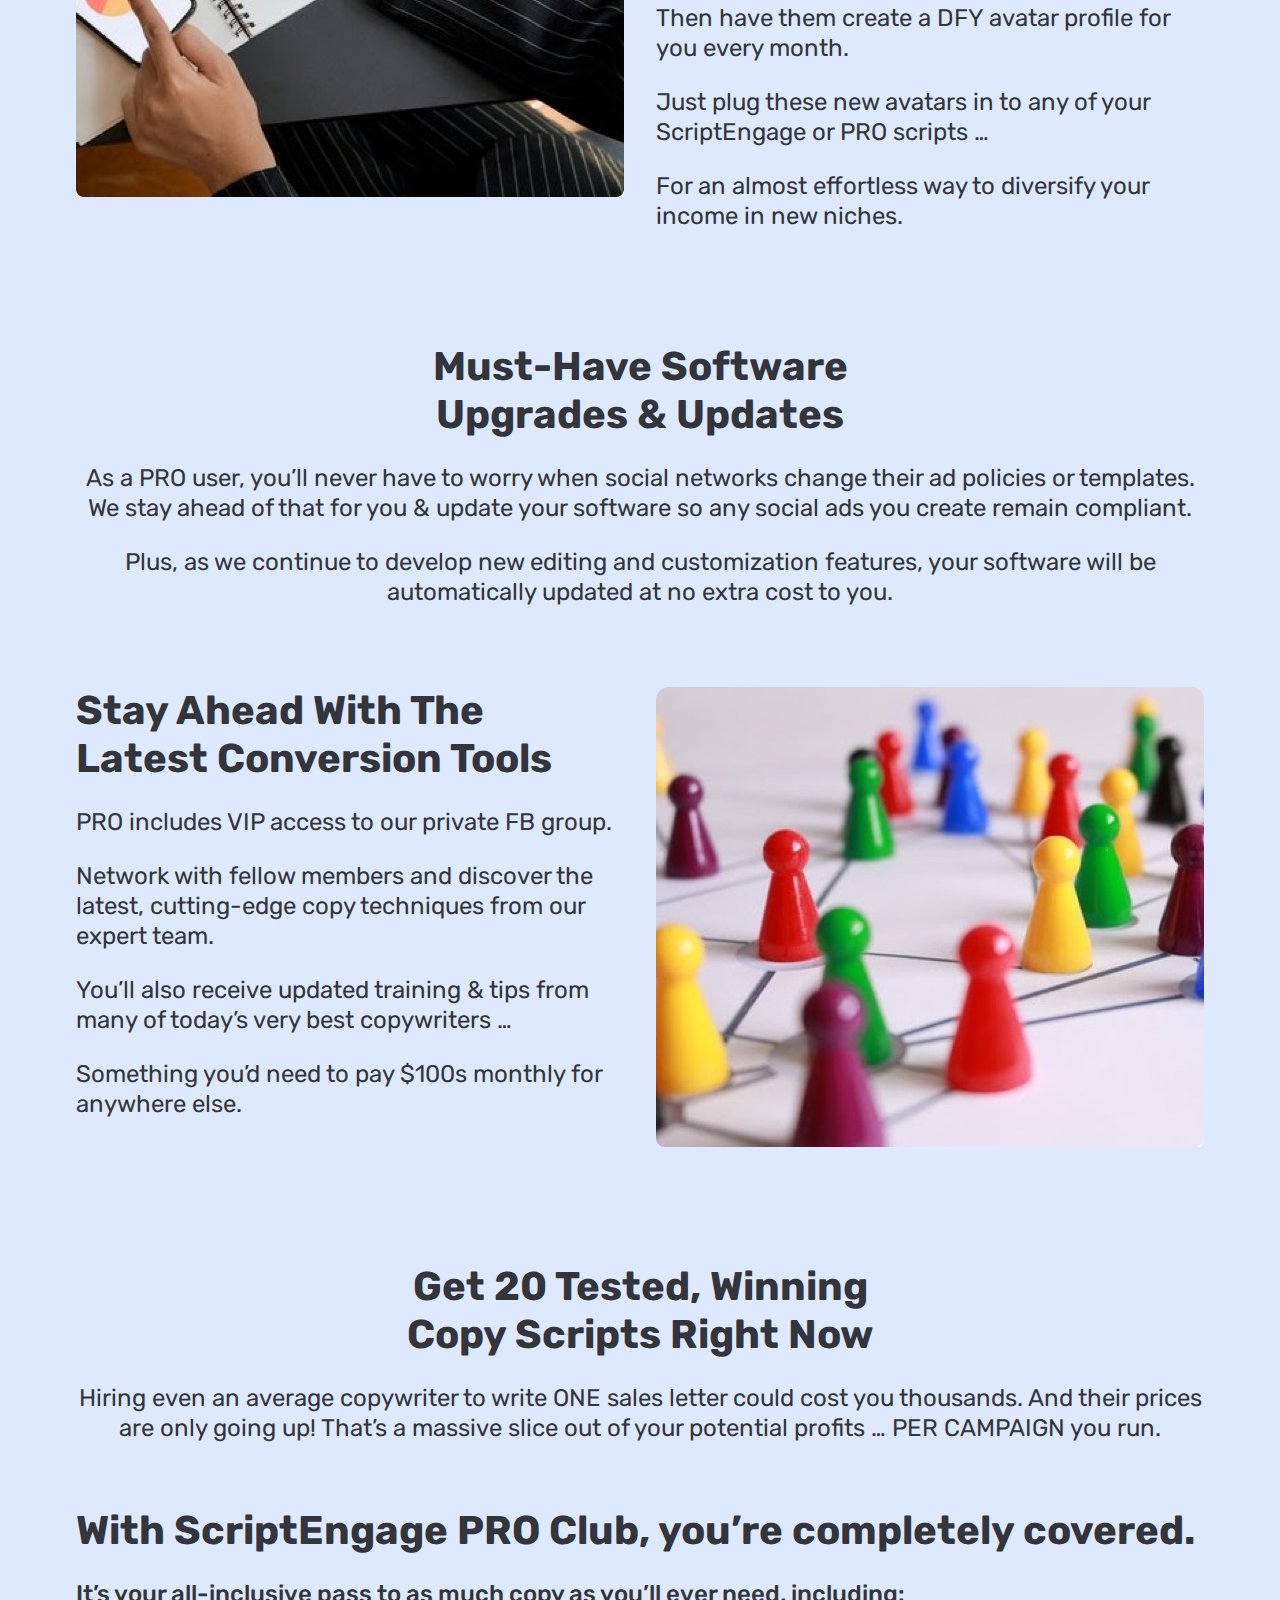
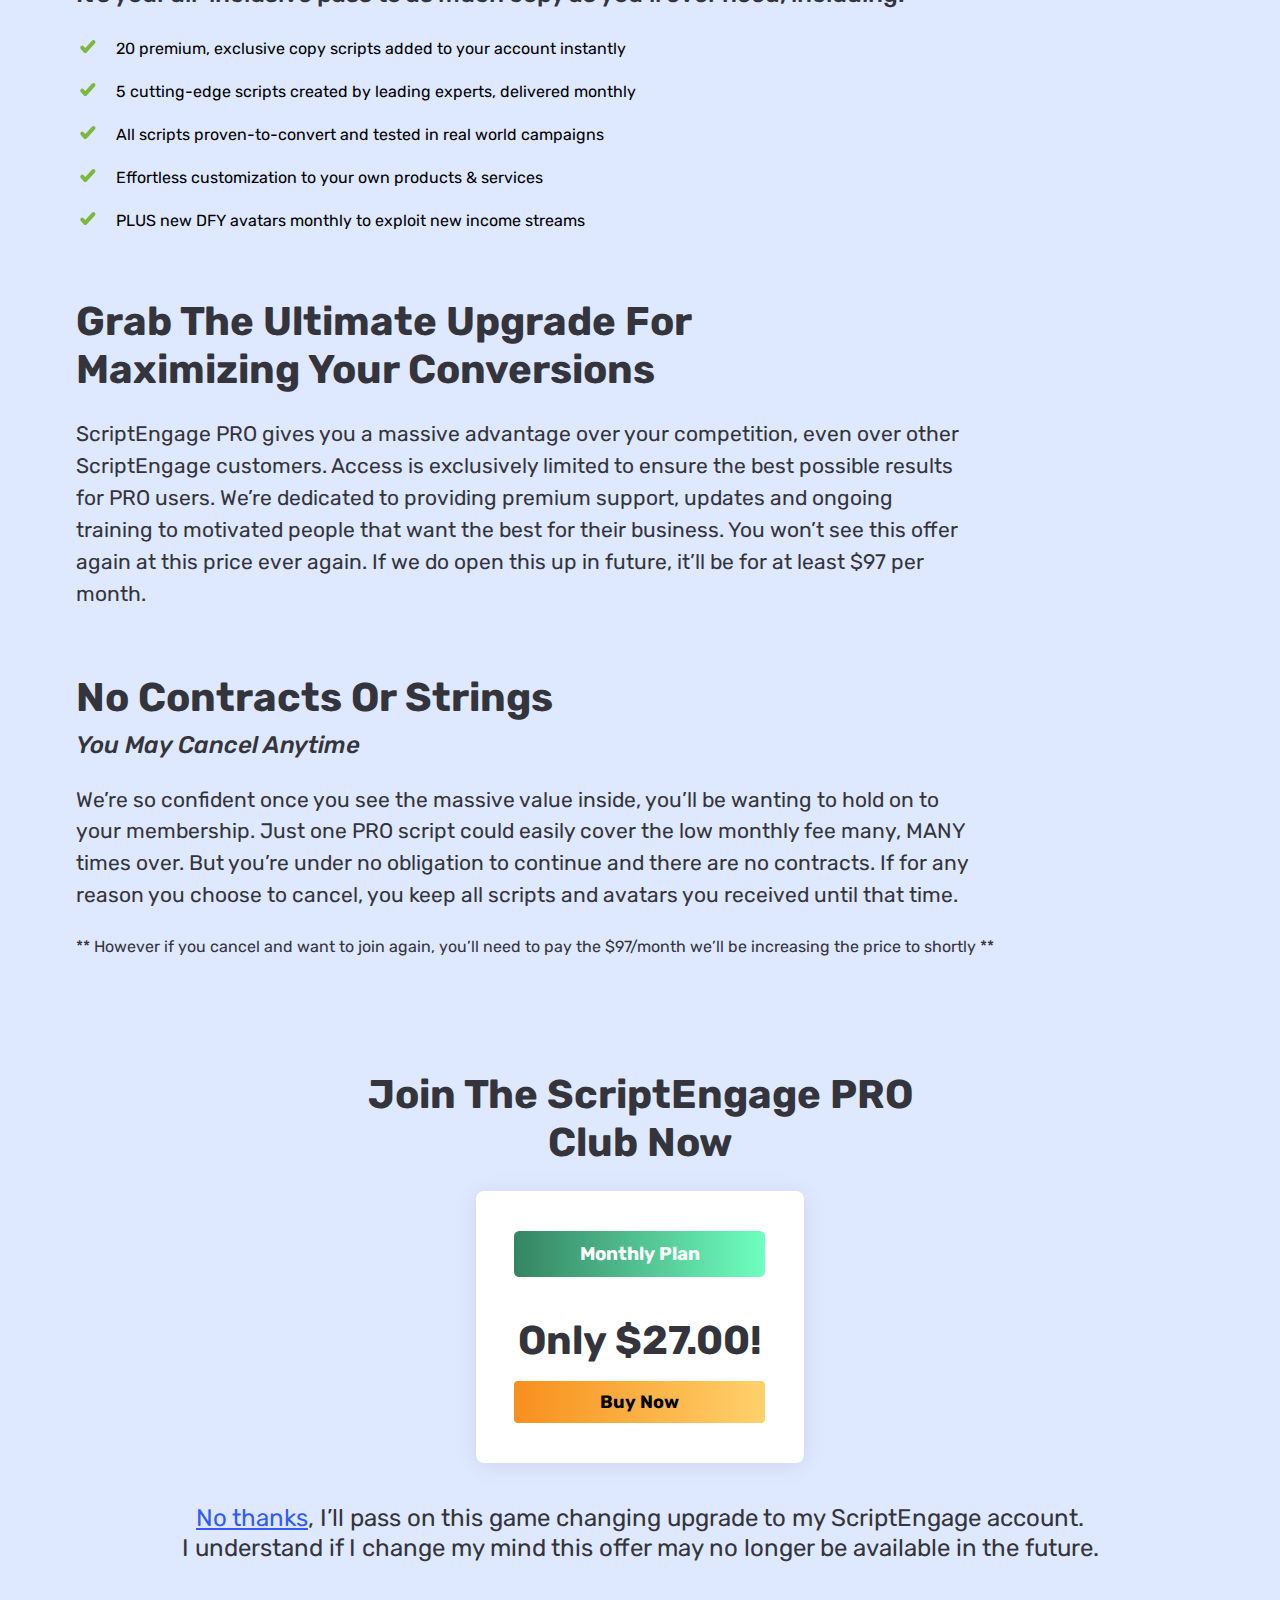
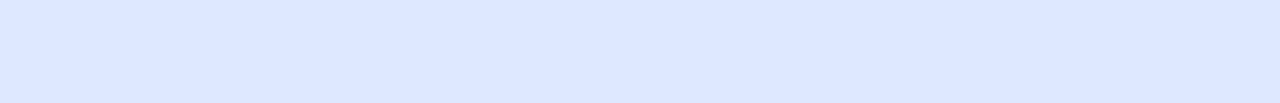
<file: scriptengage.html>
<!DOCTYPE html>
<html lang="en">
<head>
    <meta charset="UTF-8">
    <meta name="viewport" content="width=device-width, initial-scale=1.0">

    <title>Title</title>
    <link rel="stylesheet" href="css/scriptengage.css">
</head>
<body>
<header class="header bg-dark d-flex">
    <a href="" class="align-self-center">
        <img src="./img/elements-logo.png" alt="">
    </a>
    <nav>
        <ul class="menu d-flex">
            <li class="menu-item ">
                <a href="" class="menu-item-link d-flex perfect-center"><span>Start</span></a>
            </li>
            <li class="menu-item">
                <a href="" class="menu-item-link d-flex perfect-center"> <span>Customize</span></a>
            </li>
            <li class="menu-item">
                <a href="" class="menu-item-link d-flex perfect-center"> <span>Access</span> </a>
            </li>
            <li class="menu-item">
                <a href="" class="menu-item-link d-flex perfect-center"><span>Upgrade Now</span> </a>
            </li>
        </ul>
    </nav>
</header>

<main>
    <section class="bg-dark">
        <!--unlock-block-->
        <div class="wrapper mx-auto text-center unlock-block">
            <h1 class="title mx-auto">
                Unlock 10X Higher Results
            </h1>
            <p class="description mx-auto">
                Maximize Profits Today & Tomorrow With <a href="">Constantly Updated</a>
                Marketing Scripts From Top Conversion Experts
            </p>
            <img src="img/video/video.png" srcset="img/video/video@2x.png 2x, img/video/video@3x.png 3x" class="video"
                 alt="video">
            <div class="button-container text-center">
                <a class="button-a  button" href="#">Get Script Engage PRO Now</a>
            </div>
        </div>
    </section>
    <!--new-proven-block-->
    <section class="bg-dark">
        <div class="wrapper mx-auto new-proven-block">
            <h2 class="title mx-auto text-center">
                New Proven-To-Convert Copy Scripts & DFY Niche Profiles
                Hand-Delivered To Your Dashboard
            </h2>
            <h3 class="subtitle">
                Welcome To ScriptEngage
            </h3>
            <p class="new-proven-block-description">Congratulations! You’ve just accessed a revolutionary software for
                automatically creating winning sales
                materials for any project. This software can save you thousands in copywriting costs and improve your
                conversions across the board. Just before you get started, we’d like to share how you can maximize your
                results from your investment. mented A.I Technology where you can answer the powerful questions by
                speaking them.
            </p>
        </div>
    </section>
    <!--Proofing Your Profits-->
    <section class="bg-dark">
        <div class="wrapper mx-auto proofing-profits-block">
            <h3 class="title mx-auto text-center">
                The Secret To Risk-Proofing Your Profits:
            </h3>
            <p class="subtitle text-center rubik-italic">
                Sales Copy Has A ‘Best Before’ Date
            </p>
            <div class="proofing-profits-block-description">
                <p class="subtitle">Even the most brilliant ads & marketing copy from years ago ...</p>
                <p class="subtitle rubik-lightItalic">Couldn’t sell a thing to modern audiences.</p>
                <ul class="green-block text-white">
                    <li class="subtitle rubik-italic">
                        Because people,markets & buying behaviours constantly change...
                    </li>
                    <li class="subtitle rubik-italic">
                        To stay profitable, your marketing messages have to change too.
                    </li>
                </ul>
                <ul class="subtitle text-white">
                    <li>Picture a hotel chain trying to sell rooms in the middle of 2020…</li>
                    <li> Using PRE-PANDEMIC sales messages.</li>
                    <li> Epic fail.</li>
                </ul>
                <p class="subtitle rubik-medium">So how do leading marketers & the most successful business owners <span
                        class="text-green">stay on top</span>?</p>
                <ul class="list">
                    <li class="list-item d-flex">By constantly updating their campaigns with fresh marketing</li>
                    <li class="list-item d-flex">By uncovering profitable upcoming niches for a competitive edge</li>
                    <li class="list-item d-flex">With expert ‘in-the-trenches’ research to stay ahead of market trends
                    </li>
                </ul>
                <p class="subtitle solution-for-everyone">Great, but not an option unless you run a company with a 6
                    figure budget for full-time researchers
                    and
                    copywriters. Well now there’s a solution for everyone else to keep growing sales & profits in ANY
                    market
                    condition.</p>
            </div>
        </div>
    </section>

    <!--Proofing Your Profits-->
    <section class="bg-light pro-block">
        <div class="wrapper mx-auto">
            <h2 class="title text-center text-dark mx-auto">ScriptEngage PRO</h2>
            <p class="small-title text-center text-dark rubik-medium">Your All-In-One Answer For The Highest Conversions
                For Any Offer
                Today And Into The Future</p>
            <div class="pro-block-image mx-auto">
                <img src="./img/illustdration@3x.png" alt="img">
            </div>
        </div>
    </section>

    <section class="bg-light pro-articles">
        <div class="wrapper mx-auto">
            <section class="article-block d-flex flex-wrap">
                <article class="article-block-article">
                    <h3 class="title text-dark">Upgrade Your Profits</h3>
                    <p class="rubik-mediumItalic text-dark subtitle">With “Always On” Marketing</p>
                    <div class="article-block-article-description">
                        <p class="text-dark subtitle">
                            ScriptEngage PRO lets you continually maximize conversions with marketing messages that
                            adapt to
                            changing times.
                        </p>
                        <p class="text-dark subtitle"> Constantly updated scripts position your products & services as
                            the best solutions today,
                            tomorrow,
                            next month and next year.
                        </p>
                    </div>
                </article>
                <figure class="article-block-figure">
                    <img src="./img/mask.jpg" alt="">
                </figure>
            </section>

            <section class="article-block d-flex flex-wrap reverse">
                <article class="article-block-article">
                    <h3 class="title text-dark">Multiply Your Income Streams</h3>
                    <p class="rubik-mediumItalic text-dark subtitle">Exploit Untapped Opportunities</p>
                    <div class="article-block-article-description">
                        <p class="text-dark subtitle">
                            PRO users regularly receive DFY niche avatars already researched & filled in …
                        </p>
                        <p class="text-dark subtitle">
                            Making it point & click simple to diversify into new profitable markets.
                        </p>
                    </div>
                </article>
                <figure class="article-block-figure">
                    <img src="./img/income-image.jpg" alt="">
                </figure>
            </section>
        </div>
    </section>

    <section class="bg-dark marketing-block">
        <div class="skyrocket-block">
            <h3 class="title mx-auto text-center reset-width">Skyrocket Your Sales With Marketing That <br class="display-none"/> Always Connects </h3>
            <div class="box-part">
                <div class="box">
                    <svg xmlns="http://www.w3.org/2000/svg" width="64" height="64" viewBox="0 0 64 64">
                        <defs>
                            <linearGradient id="edud55xt1a" x1="100%" x2="0%" y1="100%" y2="0%">
                                <stop offset="0%" stop-color="#618CFA"/>
                                <stop offset="100%" stop-color="#1C34F7"/>
                            </linearGradient>
                        </defs>
                        <g fill="none" fill-rule="evenodd">
                            <g>
                                <g>
                                    <g transform="translate(-80 -4565) translate(40 4525) translate(40 40)">
                                        <rect width="64" height="64" fill="url(#edud55xt1a)" rx="5.333"/>
                                        <g>
                                            <path d="M0 0L32 0 32 32 0 32z" transform="translate(16 16)"/>
                                            <path fill="#FFF"
                                                  d="M9.333 8V4c0-.736.597-1.333 1.334-1.333h16C27.403 2.667 28 3.264 28 4v18.667c0 .736-.597 1.333-1.333 1.333h-4v4c0 .736-.6 1.333-1.343 1.333H5.343c-.355.002-.697-.137-.949-.387S4 28.356 4 28l.004-18.667c0-.736.6-1.333 1.343-1.333h3.986zM12 8h10.667v13.333h2.666v-16H12V8z"
                                                  transform="translate(16 16)"/>
                                        </g>
                                    </g>
                                </g>
                            </g>
                        </g>
                    </svg>
                    <p class="subtitle">20</p>
                    <p>Unique, Never-Before-Seen Copy Scripts.</p>
                </div>
                <div class="box">
                    <svg xmlns="http://www.w3.org/2000/svg" width="64" height="64" viewBox="0 0 64 64">
                        <defs>
                            <linearGradient id="wuxiy1n0da" x1="95.173%" x2="0%" y1="-17.184%" y2="103.714%">
                                <stop offset="0%" stop-color="#6FFFC0"/>
                                <stop offset="100%" stop-color="#358462"/>
                            </linearGradient>
                        </defs>
                        <g fill="none" fill-rule="evenodd">
                            <g>
                                <g>
                                    <g>
                                        <g transform="translate(-428 -4565) translate(40 4525) translate(348) translate(40 40)">
                                            <rect width="64" height="64" fill="url(#wuxiy1n0da)" rx="5.333"/>
                                            <g>
                                                <path d="M0 0L32 0 32 32 0 32z" transform="translate(16 16)"/>
                                                <path fill="#FFF" fill-rule="nonzero"
                                                      d="M7.284 5.91C9.704 3.815 12.799 2.663 16 2.668c7.364 0 13.333 5.969 13.333 13.333 0 2.848-.893 5.488-2.413 7.653L22.667 16h4c0-4.275-2.552-8.137-6.484-9.813-3.932-1.677-8.486-.843-11.57 2.117L7.284 5.911zm17.432 20.18c-2.42 2.096-5.515 3.248-8.716 3.243-7.364 0-13.333-5.969-13.333-13.333 0-2.848.893-5.488 2.413-7.653L9.333 16h-4c0 4.275 2.552 8.137 6.484 9.813 3.932 1.677 8.486.843 11.57-2.117l1.329 2.393z"
                                                      transform="translate(16 16)"/>
                                            </g>
                                        </g>
                                    </g>
                                </g>
                            </g>
                        </g>
                    </svg>

                    <p class="subtitle">5</p>
                    <p>Proven-To-Convert Premium Copy Scripts Each Month.</p>
                </div>
                <div class="box">
                    <svg xmlns="http://www.w3.org/2000/svg" width="64" height="64" viewBox="0 0 64 64">
                        <defs>
                            <linearGradient id="pn7ny3ovda" x1="13.835%" x2="87.246%" y1="11.008%" y2="100%">
                                <stop offset="0%" stop-color="#F6A27C"/>
                                <stop offset="100%" stop-color="#DB3489"/>
                            </linearGradient>
                        </defs>
                        <g fill="none" fill-rule="evenodd">
                            <g>
                                <g>
                                    <g>
                                        <g transform="translate(-776 -4565) translate(40 4525) translate(696) translate(40 40)">
                                            <rect width="64" height="64" fill="url(#pn7ny3ovda)" rx="5.333"/>
                                            <g>
                                                <path d="M0 0L32 0 32 32 0 32z" transform="translate(16 16)"/>
                                                <path fill="#FFF" fill-rule="nonzero"
                                                      d="M2.733 17.333h7.303c.228 4.223 1.574 8.309 3.9 11.84-5.992-.94-10.594-5.805-11.203-11.84zm0-2.666c.609-6.035 5.211-10.9 11.203-11.84-2.326 3.531-3.672 7.617-3.9 11.84H2.733zm26.534 0h-7.303c-.228-4.223-1.574-8.309-3.9-11.84 5.992.94 10.594 5.805 11.203 11.84zm0 2.666c-.609 6.035-5.211 10.9-11.203 11.84 2.326-3.531 3.672-7.617 3.9-11.84h7.304-.001zm-16.56 0h6.586c-.22 3.6-1.353 7.084-3.293 10.123-1.94-3.04-3.074-6.523-3.293-10.123zm0-2.666c.22-3.6 1.353-7.084 3.293-10.123 1.94 3.04 3.074 6.523 3.293 10.123h-6.586z"
                                                      transform="translate(16 16)"/>
                                            </g>
                                        </g>
                                    </g>
                                </g>
                            </g>
                        </g>
                    </svg>

                    <p class="subtitle">New</p>
                    <p>DFY Niche Avatar Profile Delivered Monthly</p>
                </div>
                <div class="box">
                    <svg xmlns="http://www.w3.org/2000/svg" width="64" height="64" viewBox="0 0 64 64">
                        <defs>
                            <linearGradient id="kx9whvksba" x1="100%" x2="0%" y1="100%" y2="0%">
                                <stop offset="0%" stop-color="#FFD16B"/>
                                <stop offset="100%" stop-color="#F7901C"/>
                            </linearGradient>
                        </defs>
                        <g fill="none" fill-rule="evenodd">
                            <g>
                                <g>
                                    <g>
                                        <g transform="translate(-1124 -4565) translate(40 4525) translate(1044) translate(40 40)">
                                            <rect width="64" height="64" fill="url(#kx9whvksba)" rx="5.333"/>
                                            <g>
                                                <path d="M0 0L32 0 32 32 0 32z" transform="translate(16 16)"/>
                                                <path fill="#FFF" fill-rule="nonzero"
                                                      d="M16 14.667c3.682 0 6.667 2.984 6.667 6.666v8H9.333v-8c0-3.682 2.985-6.666 6.667-6.666zm-8.95 4.008c-.212.715-.337 1.454-.373 2.2l-.01.458v8h-4v-6c0-2.38 1.791-4.38 4.158-4.64l.227-.018h-.001zm17.9 0c2.462.15 4.383 2.19 4.383 4.658v6h-4v-8c0-.924-.133-1.816-.384-2.658zM7.332 10.667c1.841 0 3.334 1.492 3.334 3.333 0 1.84-1.493 3.333-3.334 3.333C5.493 17.333 4 15.841 4 14c0-1.84 1.492-3.333 3.333-3.333zm17.334 0C26.507 10.667 28 12.159 28 14c0 1.84-1.492 3.333-3.333 3.333-1.841 0-3.334-1.492-3.334-3.333 0-1.84 1.493-3.333 3.334-3.333zm-8.667-8c2.946 0 5.333 2.387 5.333 5.333S18.946 13.333 16 13.333 10.667 10.946 10.667 8 13.054 2.667 16 2.667z"
                                                      transform="translate(16 16)"/>
                                            </g>
                                        </g>
                                    </g>
                                </g>
                            </g>
                        </g>
                    </svg>

                    <p class="subtitle">Network</p>
                    <p>Connect With Expert Copywriters In Our Private FB Group</p>
                </div>
            </div>
        </div>
        <div class="wrapper mx-auto">
            <section class="article-block d-flex flex-wrap">
                <article class="article-block-article">
                    <h3 class="title text-white">Proven-To-Convert NEW Marketing Copy Every Month</h3>
                    <div class="article-block-article-description">
                        <p class="text-white subtitle">We contract the best copywriters across multiple industries to
                            create new copy scripts monthly …
                        </p>
                        <p class="text-white subtitle">
                            Then we test these in our own campaigns, and give you the 5 top-converting scripts every
                            month.
                        </p>
                        <p class="text-white subtitle">
                            Enjoy FULL email sequences, story scripts, funnel page copy and much, much more.
                        </p>
                        <p class="text-white subtitle">
                            Easily customize these to your own projects to maximize leads & sales while staying miles
                            ahead of the competition.
                        </p>
                    </div>
                </article>
                <figure class="article-block-figure">
                    <img src="./img/image.jpg" alt="">
                </figure>
            </section>
        </div>
    </section>

    <section class="bg-light">
        <div class="wrapper mx-auto">
            <div class="text-center get-now">
                <h2 class="text-dark mx-auto title">Get 20 Tested, Winning Copy Scripts Right Now</h2>
                <p class="text-dark subtitle">These exclusive scripts have been making us a lot of money in recent
                    months.
                    Now they’re included for PRO users … but not available to anyone else.</p>
                <p class="text-dark subtitle">
                    Fully tested and optimized to convert, each script plugs right into the ScriptEngage software. Just
                    update your specific product details and you’re good to go.
                </p>
                <p class="text-dark subtitle">
                    This versatile collection can help you with multiple goals including
                    lead generation, upsells, increasing order value, branding and more.
                </p>
            </div>

            <section class="article-block d-flex flex-wrap reverse">
                <article class="article-block-article">
                    <h3 class="title text-dark">Brand New DFY Avatar Each Month</h3>
                    <p class="rubik-italic text-dark subtitle">Any great copywriter will tell you, the money is made in
                        the research.</p>
                    <div class="article-block-article-description">
                        <p class="text-dark subtitle">
                            We’ve put a team of top researchers on retainer to uncover untapped & profitable niche
                            opportunities …
                        </p>
                        <p class="text-dark subtitle">
                            Then have them create a DFY avatar profile for you every month.
                        </p>
                        <p class="text-dark subtitle">
                            Just plug these new avatars in to any of your ScriptEngage or PRO scripts …
                        </p>
                        <p class="text-dark subtitle"> For an almost effortless way to diversify your income in new
                            niches.
                        </p>
                    </div>
                </article>
                <figure class="article-block-figure">
                    <img src="./img/brand.jpg" alt="">
                </figure>
            </section>
            <div class="text-center get-now">
                <h2 class="text-dark mx-auto title">Must-Have Software Upgrades & Updates</h2>
                <p class="text-dark subtitle">As a PRO user, you’ll never have to worry when social networks change
                    their ad policies or templates.
                    We stay ahead of that for you & update your software so any social ads you create remain compliant.
                </p>
                <p class="text-dark subtitle">

                    Plus, as we continue to develop new editing and customization features, your software will be
                    automatically updated at no extra cost to you.
                </p>
            </div>
            <section class="article-block d-flex flex-wrap">
                <article class="article-block-article">
                    <h3 class="title text-dark">Stay Ahead With The Latest Conversion Tools</h3>

                    <div class="article-block-article-description">
                        <p class="text-dark subtitle">
                            PRO includes VIP access to our private FB group.
                        </p>
                        <p class="text-dark subtitle">
                            Network with fellow members and discover the latest, cutting-edge copy techniques from our
                            expert team.
                        </p>
                        <p class="text-dark subtitle">
                            You’ll also receive updated training & tips from many of today’s very best copywriters …
                        </p>
                        <p class="text-dark subtitle">
                            Something you’d need to pay $100s monthly for anywhere else.
                        </p>
                    </div>
                </article>
                <figure class="article-block-figure">
                    <img src="./img/mask-brand.jpg" alt="">
                </figure>
            </section>
            <div class="text-center get-now">
                <h2 class="text-dark mx-auto title">Get 20 Tested, Winning Copy Scripts Right Now</h2>
                <p class="text-dark subtitle">
                    Hiring even an average copywriter to write ONE sales letter could cost you thousands. And their
                    prices are only going up! That’s a massive slice out of your potential profits … PER CAMPAIGN you
                    run.
                </p>
            </div>
            <div class="pro-club">
                <h2 class="text-dark title">With ScriptEngage PRO Club, you’re completely covered.</h2>
                <p class="subtitle text-dark rubik-medium">It’s your all-inclusive pass to as much copy as you’ll ever
                    need, including:</p>
                <ul class="checked-list">
                    <li class="checked-list-item align-items">20 premium, exclusive copy scripts added to your account
                        instantly
                    </li>
                    <li class="checked-list-item align-items">5 cutting-edge scripts created by leading experts,
                        delivered monthly
                    </li>
                    <li class="checked-list-item align-items">All scripts proven-to-convert and tested in real world
                        campaigns
                    </li>
                    <li class="checked-list-item align-items">Effortless customization to your own products & services
                    </li>
                    <li class="checked-list-item align-items"> PLUS new DFY avatars monthly to exploit new income
                        streams
                    </li>
                </ul>
                <div class="upgrade-block">
                    <h3 class="text-dark title">Grab The Ultimate Upgrade For Maximizing Your Conversions</h3>
                    <p class="text-dark upgrade-block-description">ScriptEngage PRO gives you a massive advantage over
                        your competition, even over other
                        ScriptEngage
                        customers. Access is exclusively limited to ensure the best possible results for PRO users.
                        We’re
                        dedicated to providing premium support, updates and ongoing training to motivated people that
                        want
                        the best for their business. You won’t see this offer again at this price ever again. If we do
                        open
                        this up in future, it’ll be for at least $97 per month.

                    </p>
                </div>
                <div class="upgrade-block">
                    <h3 class="text-dark title">No Contracts Or Strings</h3>
                    <p class="rubik-mediumItalic text-dark subtitle">You May Cancel Anytime</p>
                    <p class="text-dark upgrade-block-description">We’re so confident once you see the massive value
                        inside, you’ll be wanting to hold on to your
                        membership. Just one PRO script could easily cover the low monthly fee many, MANY times over.
                        But you’re under no obligation to continue and there are no contracts. If for any reason you
                        choose to cancel, you keep all scripts and avatars you received until that time.
                    </p>
                    <p class="text-dark description">** However if you cancel and want to join again, you’ll need to pay
                        the $97/month we’ll be
                        increasing the price to shortly **</p>
                </div>
            </div>

            <div class="join-scriptEngage">
                <h3 class="text-dark title text-center mx-auto">Join The ScriptEngage PRO Club Now</h3>
                <div class="card mx-auto">
                    <h3 class="card-name text-center text-white">
                        Monthly Plan
                    </h3>
                    <h4 class="title text-center text-dark">Only $27.00!</h4>
                    <button type="button" class="card-button">Buy Now</button>
                </div>
                <p class="subtitle text-dark text-center mx-auto"><a href="">No thanks</a>, I’ll pass on this game changing upgrade to my ScriptEngage account.<br class="display-none"/>
                    I understand if I change my mind this offer may no longer be available in the future.</p>
            </div>
        </div>
    </section>
</main>
</body>
</html>
</file>
<file: css/style.css>
@import "fonts.css";
@import "reset.css";
@import "box-part.css";
@import "articles.css";

.section-contant-text {
  max-width: 664px;
  font-size: 21px;
  line-height: 32px;
}

/*first block*/
.first-block .title {
  padding: 64px 0 24px;
}

/*end first block*/
/*second block*/
.second-block .title {
  padding: 0 0 40px;
}

/*end second block*/

.third-block .title {
  padding: 74px 0 36px;
}

.third-block-image img {
  width: 100%;
  margin: 40px 0 56px;
}

.third-block .description {
  font-size: 24px;
  width: 1024px;
}

/**header_part**/
.header-content {
  width: 100%;
  padding: 17px 40px 15px;
  -webkit-box-shadow: 0 4px 24px 0 rgba(50, 58, 114, 0.04);
  box-shadow: 0 4px 24px 0 rgba(50, 58, 114, 0.04);
  border: solid 1px #dfe1eb;
  background-color: var(--white);
  display: -webkit-box;
  display: -ms-flexbox;
  display: flex;
  -ms-flex-wrap: wrap;
  flex-wrap: wrap;
  -webkit-box-align: center;
  -ms-flex-align: center;
  align-items: center;
  -webkit-box-pack: justify;
  -ms-flex-pack: justify;
  justify-content: space-between;
}

.logo img {
  height: 28px;
}

.login-registration,
.login-registration:hover,
.login-registration:focus,
.login-registration:visited {
  margin: 0 0 0 16px;
  font-size: 16px;
  line-height: 1.5;
  color: #34343c;
  text-decoration: none;
}

.fa-caret-down {
  width: 24px;
  height: 24px;
  margin: 8px 0 3px 16px;
}

/**section-part1**/

.section {
  width: 100%;
  padding: 0 0 140px;
}

.section-content {
  display: -webkit-box;
  display: -ms-flexbox;
  display: flex;
  -webkit-box-pack: center;
  -ms-flex-pack: center;
  justify-content: center;
  -ms-flex-wrap: wrap;
  flex-wrap: wrap;
  -webkit-box-orient: horizontal;
  -webkit-box-direction: normal;
  -ms-flex-direction: row;
  flex-direction: row;
}

.video {
  margin: auto;
  -o-object-fit: contain;
  object-fit: contain;
  border-radius: 10px;
  display: block;
}

.section_part3 img {
  width: 80%;
  height: auto;
  -o-object-fit: contain;
  object-fit: contain;
}

.section_part3 p {
  width: 80%;
  font-size: 24px;
  font-weight: 500;
  line-height: 32px;
  text-align: revert;
  margin-top: 50px;
}

/**chat-part**/

.chat-part,
.premium-part-right img {
  width: 100%;
}

.chat-part-text-part {
  -ms-flex-item-align: center;
  -ms-grid-row-align: center;
  align-self: center;
}

.premium-part-right {
  padding-left: 56px;
}

.chat-block,
.chat-part-text-part,
.premium-part-right,
.premium-part-left {
  width: 50%;
}

.chat-block {
  display: -ms-grid;
  display: grid;
  -ms-grid-columns: calc((100% - 20px) / 2) 20px calc((100% - 20px) / 2);
  grid-template-columns: repeat(2, calc((100% - 20px) / 2));
  grid-gap: 20px;
  max-height: 863px;
  overflow: hidden;
}

.chat-part_content {
  -webkit-box-pack: space-evenly;
  -ms-flex-pack: space-evenly;
  justify-content: space-evenly;
}

.chat-part-text-part .community {
  font-size: 18px;
  color: var(--blue);
  font-family: 'Rubik-Medium';
  margin-bottom: 16px;
}

.chat-part-text-part h4 {
  padding: 0 129px 40px 0;
  max-width: 100%;
  font-size: 40px;
  line-height: 1.2;
  color: #34343c;
}

.chat_style {
  border-radius: 10px;
  background-color: #303750;
}

.box-1 {
  margin: 0 0 20px;
  padding: 0 15px 16px;
}

.chat-part2 {
  -webkit-transform: translateY(-55px);
  -ms-transform: translateY(-55px);
  transform: translateY(-55px);
}

.chat-part3 {
  -webkit-transform: translateY(-30px);
  -ms-transform: translateY(-30px);
  transform: translateY(-30px);
}

.chat-part_content {
  overflow: hidden;
}

.box-2-inner {
  display: -webkit-box;
  display: -ms-flexbox;
  display: flex;
  -webkit-box-align: center;
  -ms-flex-align: center;
  align-items: center;
  margin-bottom: 14px;
}

.box-2-inner img {
  width: 36px;
  height: 36px;
  margin: 0 8px 0 0;
  -o-object-fit: cover;
  object-fit: cover;
  border-radius: 50%;
  overflow: hidden;
}

.fa-twitter {
  opacity: 0.5;
  color: var(--white)
}

.box-5 {
  height: 65px;
  margin: 20px 0 0;
}

.box-6 p {
  padding-top: 0;
}

.box-3 .jan,
.box-8 .jan {
  padding-top: 16px;
}

.box-6,
.box-7,
.box-9, .box-10,
.box-8,
.box-3,
.box-4,
.box-2 {
  margin: 20px 0;
  padding: 15px 15px 16px;
}

.chat_style p {
  font-family: 'Source Sans Pro', sans-serif;
  font-size: 13px;
  line-height: 1.54;
  color: var(--white);
}

.jan {
  padding: 35px 0 0;
  opacity: 0.7;
  font-family: 'Source Sans Pro', sans-serif;
  font-size: 12px;
  color: var(--white);
}

/**unimat**/
.unimat-content .title {
  padding: 0 0 24px;
}

.unimat {
  width: 100%;
  padding: 140px 0 0;
}

.unimat-part {
  padding-bottom: 140px;
}

.make-inner {
  margin-bottom: 100px;
}

.unimat-part, .service-inner {
  display: -webkit-box;
  display: -ms-flexbox;
  display: flex;
  -webkit-box-pack: center;
  -ms-flex-pack: center;
  justify-content: center;
  -ms-flex-wrap: wrap;
  flex-wrap: wrap;
}

.unimat-part:nth-child(even) {
  -webkit-box-orient: horizontal;
  -webkit-box-direction: reverse;
  -ms-flex-direction: row-reverse;
  flex-direction: row-reverse;
}

.unimat-conatnt-left-part h5 {
  font-family: 'Rubik-Bold';
  font-size: 32px;
  line-height: 1.25;
}

.unimat-conatnt-left-part .blue-circle {
  margin-right: 12px;
}

.unimat-conatnt-left p,
.make-inner-left p {
  margin: 24px 0 0;
  font-size: 21px;
  line-height: 1.52;
}

.unimat-conatnt-left {
  width: 50%;
  -ms-flex-item-align: center;
  -ms-grid-row-align: center;
  align-self: center;
}

.unimat-conatant-right {
  width: 50%;
}

.unimat-part:nth-child(even) .unimat-contant-img,
.unimat-part:nth-child(odd) .unimat-conatnt-left, .make-inner-left {
  padding-right: 25px;
}

.unimat-part:nth-child(odd) .unimat-contant-img,
.unimat-part:nth-child(even) .unimat-conatnt-left,
.make-inner-right {
  padding-left: 25px;
}

.unimat-contant-img img {
  -webkit-filter: drop-shadow(19px 19px 64px #0b0f20);
  filter: drop-shadow(19px 19px 64px #0b0f20)
}

.unimat-contant-img img,
.make-inner-right img {
  width: 100%;
  max-width: 100%;
  -o-object-fit: contain;
  object-fit: contain;
}

.make-inner-right img {
  -webkit-filter: drop-shadow(19px 19px 64px rgba(11, 15, 32, .3));
  filter: drop-shadow(19px 19px 64px rgba(11, 15, 32, .3))
}

.premium-box-part .title {
  padding: 86px 0 16px;
}

/**service**/
.service {
  width: 100%;
  padding: 140px 0 40px;
}

.service-inner {
  padding: 0 0 100px 0;
}

.service-inner .title {
  color: #34343c;
}

.service-inner:nth-child(even) {
  -webkit-box-orient: horizontal;
  -webkit-box-direction: reverse;
  -ms-flex-direction: row-reverse;
  flex-direction: row-reverse;
}

/**bet**/

.bet {
  width: 100%;
  padding: 140px 0;
}

.bet-text p {
  font-size: 21px;
  max-width: 692px;
  line-height: 1.5;
  padding: 2px 0 46px 0;
}

.bet-box {
  display: -webkit-box;
  display: -ms-flexbox;
  display: flex;
  width: 896px;
  max-width: 100%;
  margin: 40px 2px 40px 0;
  padding: 40px 40px 39px;
  border-radius: 10px;
  background-color: #303750;
}

.bet-h5 {
  margin: 0 103px 8px 0;
  font-family: 'Rubik-Medium';
  font-size: 24px;
  line-height: 1.33;
  color: #949bbf;
}

.bet-h2 {
  font-size: 32px;
  line-height: 1.25;
  font-family: 'Rubik-Bold';
  color: var(--white);
}

.bet-h {
  width: 100%;
}

.bet-p {
  margin: 30px 8px 0 0;
  font-family: 'Rubik-MediumItalic';
  display: -webkit-box;
  display: -ms-flexbox;
  display: flex;
  -webkit-box-align: center;
  -ms-flex-align: center;
  align-items: center;
  font-size: 24px;
  line-height: 1.33;
  font-weight: 500;
}

.fa-arrow-right, .fa-arrow-left {
  color: #11A467;
  margin: 0 0 0 8px;
}

.fa-arrow-left {
  padding: 0 14px 2px 1px;
}

.bet-box-left, .bet-box-right {
  -webkit-box-flex: 1;
  -ms-flex: 1;
  flex: 1;
  padding: 0 14px 16px 0
}

.bet-box-left p {
  margin-top: 10px;
}

.fa-circle {
  color: #11A467;
  font-size: 10px;
  padding: 0 7px 1px 0;
}

.bet-box-li {
  display: -webkit-box;
  display: -ms-flexbox;
  display: flex;
  -webkit-box-align: start;
  -ms-flex-align: start;
  align-items: start;
  margin: 24px 0 0 0;
  font-size: 16px;
  line-height: 1.5;
  color: var(--white);
}

/**smart**/

.smart {
  width: 100%;
  padding: 140px 0;
}

.smart-text {
  padding: 0 0 40px 0;
}

.smart-box-content .title {
  padding: 64px 0 40px;
}

.smart-text h3, .smart-box-content h3, .smart-box-text h3 {
  color: #34343c;
}

.smart-text-part {
  text-align: center;
}

.smart-text-part {
  width: 100%;
  font-size: 32px;
  font-family: 'Rubik-Bold';
  color: #34343c;
  line-height: 1.25;
}

.smart-text-border h5 {
  font-size: 25px;
  font-family: 'Rubik-Italic';
  margin: 16px auto 40px;
  padding: 16px;
  border-radius: 8px;
  border: solid 2px #00e676;
  width: 523px;
  max-width: 100%;
}

.smart-box {
  width: 835px;
  max-width: 100%;
  margin: 40px auto 40px;
  padding: 48px 23px 44px 24px;
  border-radius: 10px;
  background-color: #303750;
}

.smart-box h4 {
  text-align: center;
  font-family: 'Rubik-Bold';
  font-size: 40px;
  line-height: 1.2;
  color: var(--white);
}

.smart-box-li {
  display: -webkit-box;
  display: -ms-flexbox;
  display: flex;
  -webkit-box-align: start;
  -ms-flex-align: start;
  align-items: start;
  margin: 21px 0 0 16px;
  font-size: 16px;
  line-height: 1.5;
  color: var(--white);
  text-align: revert;
}

.smart-box-li span {
  margin-left: 16px;
}

.fa-check {
  color: #11A467;
  padding: 0 19px 14px 0;
}

.smart-box-p {
  font-family: 'Rubik-Bold';
  font-size: 32px;
  line-height: 1.25;
  color: #34343c;
}

.smart-logo {
  padding: 60px 95px;
  border-radius: 10px;
  background-color: #c1d0f5;
}

.smart-logo img {
  height: 80px;

}

.smart-box-clik p {
  padding: 40px 0 64px
}

.smart-box-not img {
  width: 861px;
  max-width: 100%;
  -o-object-fit: contain;
  object-fit: contain;
  padding: 0 0 46px 0;
}

.smart-box-text-p p {
  text-align: center;
  width: 896px;
  max-width: 100%;
  font-size: 24px;
  line-height: 1.33;
  color: #34343c;
  padding: 0 0 25px 0;
  margin: 0 auto;
}

.smart-ifram {
  -webkit-box-shadow: -4px 6px 64px 0 #979aa8;
  box-shadow: -4px 6px 64px 0 #979aa8;
}

.box-text-h3 {
  padding: 43px 0 28px 0;
}

.smart-box-button {
  padding: 20px 0 0 0;
}

/**uimat2**/

.unimat2 {
  font-family: 'Rubik-MediumItalic';
}

.unimat3, .unimat2-text p {
  font-family: 'Rubik-Italic';
  font-size: 24px;
}

.unimat2-text p {
  margin-bottom: 116px;
}

/**make**/

.make {
  width: 100%;
  padding: 140px 0;
}

.make-text {
  padding: 0 0 69px 0;
}

.make-text h3 {
  color: #34343c;
}

.make-inner-left h3 {
  width: 68%;
  font-size: 32px;
  line-height: 1.25;
  color: #34343c;
  text-align: revert;
}

.make-inner-right img {
  width: 100%;
  -o-object-fit: contain;
  object-fit: contain;
}

.make-inner-right,
.make-inner-left {
  width: 50%;
}

.mak-box-inner-left img, .mak-box-inner-right img {
  width: 48px;
  height: 48px;
  margin: 0 0 16px 0;
  -o-object-fit: contain;
  object-fit: contain;
}

.mak-box-inner-left h3, .mak-box-inner-right h3 {
  font-size: 32px;
  line-height: 1.25;
  padding: 0 0 0 0;
  width: 100%;
  color: #34343c
}

.mak-box-inner-left p, .mak-box-inner-right p {
  font-size: 21px;
  line-height: 1.52;
  color: #34343c;
  padding: 0 62px 1px 0;
  margin-top: 10px;
}

.mak-box-inner-left, .mak-box-inner-right {
  width: 50%;
  padding: 0 0 47px 0;
}

/**demnd**/
.demnd {
  padding: 140px 0;
}

.demnd-text-part p {
  width: 460px;
  font-size: 16px;
  line-height: 1.5;
  text-align: center;
  margin: 24px auto 40px;
}

.demnd-box-left {
  padding-right: 50px;
}

.demnd-box-right {
  padding-left: 50px;
}

.demnd-box-left, .demnd-box-right {
  width: 50%;
  -webkit-filter: drop-shadow(19px 19px 64px #0b0f20);
  filter: drop-shadow(19px 19px 64px #0b0f20);
  -o-object-fit: contain;
  object-fit: contain;
}

.demnd-box-left img, .demnd-box-right img {
  width: 100%;
}

/**script**/
.footer-text {
  padding: 0 0 56px;
}

.smart-box-text .title {
  padding: 140px 0 21px;
}

.script-text-part {
  padding: 95px 0 0;
}

.script-text-part-box {
  padding: 48px 0 0;
}

.script {
  width: 100%;
  padding: 140px 0;
}

.script-box img {
  width: 280px;
  height: 165px;
  -o-object-fit: contain;
  object-fit: contain;
}

.script-box p {
  width: 322px;
  font-size: 21px;
  line-height: 1.52;
  color: #34343c;
  padding: 22px 0 0 0;
}

.script-box {
  margin: 56px 0 55px 0;
}

.cript-box-inner {
  -webkit-box-pack: space-evenly;
  -ms-flex-pack: space-evenly;
  justify-content: space-evenly;
}

.script-text-inner p {
  text-align: center;
  width: 806px;
  font-family: 'Rubik-Medium';
  font-size: 24px;
  font-weight: 500;
  line-height: 1.33;
  color: #34343c;
  padding: 1px 4px 45px 1px;
}

.script-text-inner p:nth-child(1) {
  font-family: 'Rubik-Italic';
  margin-top: 30px;
}

.script-text-inner p:nth-child(2) {
  width: 100%;
}

.script-text-part h3 {
  text-align: center;
}

.script-text-part-box p {
  width: 896px;
  padding: 20px 259px 20px 24px;
  border-radius: 8px 8px 0 0;
  background-color: var(--color-dark);
}

.script-text-part-box p:nth-child(even) {
  width: 896px;
  padding: 20px 24px 20px 24px;
  border-radius: 0 0 8px 8px;
  background-color: #C1D0F5;
  color: #34343c;
  font-size: 21px;
  margin: 0 0 60px 0;
}

.script-text-part-box img {
  width: 896px;
  -o-object-fit: contain;
  object-fit: contain;
}

.script-text-part-button {
  padding: 32px 0 0 0;
}

/**premium**/

.premium {
  width: 100%;
  padding: 140px 0;
}

.premium-part {
  padding: 0;
}

.premium-part-left p {
  font-size: 16px;
  line-height: 1.5;
  padding: 17px 0 4px 0;
}

.premium-part-left p:nth-child(3) {
  font-family: 'Rubik-MediumItalic';
}

.premium-part-left h3 {
  padding: 0;
}

.premium-box-right, .premium-box-left {
  width: 432px;
  max-width: 100%;
  margin: 0 16px;
}

.premium-box-ul:nth-child(1) {
  padding: 32px 0 39px;
  border-radius: 8px;
  background-color: #303750;
  margin: 0 0 30px 0;
  position: relative;
  overflow: hidden;
}

.premium-box-ul li:nth-child(1) {
  text-align: center;
  margin: 0 auto 45px;
  line-height: 1.11;
  font-family: 'Rubik-Bold';
}

.premium-box-li {
  font-size: 36px !important;

}

.premium-box-li > span {
  display: block;
  margin-top: 25px;
  font-family: inherit;
}

.premium-box-li img {
  position: absolute;
  -webkit-transform: translate(223px, -19px);
  -ms-transform: translate(223px, -19px);
  transform: translate(223px, -19px);
}

.badge {
  width: 148px;
  background: #60d79d;
  font-family: Rubik-Bold;
  padding: 5px;
  font-size: 12px;
  -webkit-transform: rotate(53deg);
  -ms-transform: rotate(53deg);
  transform: rotate(53deg);
  letter-spacing: 1px;
  position: absolute;
  top: 38px;
  right: -38px;
}

.premium-box-ul li {
  color: var(--white)
}

.premium-box-ul li span {
  padding-left: 17px;
}

.premium-box-ul li:not(:last-child):nth-child(odd),
.premium-box-ul li:not(:last-child):nth-child(even) {
  padding: 17px 18px 15px 10px;
}

.premium-box-ul li:nth-child(odd) {
  background-color: #303750;
}

.premium-box-ul li:nth-child(even) {
  background-color: #505670;
}

.button-li {
  padding: 12px 84px;
  border-radius: 4px;
  background-color: var(--blue);
  font-family: 'Rubik-Medium';
  font-size: 14px;
  letter-spacing: 1px;
  text-align: center;
  color: var(--white);
  text-decoration: none;
  margin: 33px auto 0 auto;
  display: inline-block;
}

.premium-box-content {
  padding: 40px 0 0 0;
  -webkit-box-orient: horizontal;
  -webkit-box-direction: normal;
  -ms-flex-direction: row;
  flex-direction: row;
}

/*checked list*/
.premium-box-ul li.align-items::before {
  content: url("../img/icon-pricing-check.svg");
  line-height: 1;
}

/**footer**/

.footer {
  width: 100%;
  padding: 140px 0;
}

.footer-box {
  width: 873px;
  margin: 0 0 16px;
  padding: 28px 28px 24px;
  border-radius: 4px;
  -webkit-box-shadow: 2px 4px 32px 0 rgba(0, 0, 0, 0.06);
  box-shadow: 2px 4px 32px 0 rgba(0, 0, 0, 0.06);
  background-color: var(--white);
}

.footer-box h3 {
  width: 100%;
  padding: 0;
  font-family: 'Rubik-Medium';
  font-size: 24px;
  line-height: 1.33;
  color: #34343c;
  text-align: revert;
}

.footer-box p {
  margin: 16px 0 0;
  font-size: 16px;
  line-height: 1.5;
  color: #34343c;
}

@media all and (max-width: 1150px) {
  .box {
    padding: 20px 20px;
  }
}

@media all and (max-width: 992px) {
  .chat-part-text-part h4 {
    font-size: 30px;
  }
  .demnd-box-left {
    padding-right: 10px;
  }

  .demnd-box-right {
    padding-left: 10px;
  }

  .section-contant-text,
  .third-block .description,
  .unimat-conatnt-left p, .make-inner-left p {
    font-size: 18px;
  }

  .unimat-conatnt-left,
  .make-inner-left {
    margin-bottom: 30px;
  }

  .unimat-part,
  .make {
    padding-bottom: 40px;
  }

  .script-text-part {
    padding: 35px 0 0;
  }

  .chat-part-text-part h4 {
    padding: 0 20px 40px 0;
  }

  .footer,
  .script-text-part-button {
    padding: 0;
  }

  .bet-text p {
    padding: 20px 0 0;
  }

  .premium,
  .script,
  .demnd,
  .unimat,
  .smart,
  .bet {
    padding: 40px 0;
  }

  .service {
    padding: 40px 0 0;
  }

  .service-inner {
    padding: 0 0 20px;
  }

  .script-box {
    margin: 50px 0 0;
  }
}

@media all and (max-width: 767px) {
  .chat-part-text-part h4 {
    padding: 0 0 30px 0;
  }

  .smart-logo {
    padding: 40px 95px
  }

  .smart-logo img {
    height: auto;
    width: 100%;
  }

  .premium-box-li img {
    -webkit-transform: translate(0, 0);
    -ms-transform: translate(0, 0);
    transform: translate(0, 0);
    right: -65px;
    top: -54px
  }

  .footer-text,
  .smart-text,
  .unimat-content .title,
  .script-text-part, .script-text-part-box {
    padding: 40px 0 30px;
  }

  .section,
  .service-inner {
    padding: 0 0 40px;
  }

  .premium-box-ul:nth-child(1),
  .premium-box-ul:nth-child(1) {
    width: 100%;
    position: relative;
    overflow: hidden;
  }

  .smart-box-text-p p,
  .script-text-inner p {
    font-size: 18px;
  }

  .script-text-part-box p:nth-child(even) {
    font-size: 16px;
  }

  .demnd-text,
  .community {
    padding-top: 40px;
  }

  .make,
  .smart-box-text .title {
    padding: 40px 0 21px;
  }

  .section {
    padding: 0 0 40px;
  }

  .chat-block, .chat-part-text-part, .premium-part-right, .premium-part-left,
  .chat-block, .chat-part-text-part, .premium-part-right, .premium-part-left,
  .unimat-conatnt-left,
  .unimat-conatant-right,
  .section,
  .make-inner-left,
  .make-inner-right,
  .make-inner-left h3 {
    width: 100%;
  }

  .section_part3 p {
    font-size: 13px;
    line-height: 23px;
  }

  .button {
    margin: 25px 6px 44px 0;
  }

  .bet-text {
    padding: 8px 0 8px 0;
  }

  .bet-box {
    padding: 43px 22px 47px;
  }

  .bet-h5 {
    margin: 0 18px 8px 0;
    font-size: 19px;
  }

  .bet-h2 {
    font-size: 24px;
  }

  .bet-p {
    font-size: 18px;
  }

  .smart-text-border h5 {
    font-size: 20px;
  }

  .smart-box h4 {
    font-size: 18px;
  }

  .box-text-h {
    font-size: 30px;
  }

  .script-text-part-box p {
    padding: 22px 24px
  }

  .script-text-part-box p:nth-child(even) {
    margin-bottom: 30px;
  }

  .mak-box-inner-left h3, .mak-box-inner-right h3,
  .unimat-conatnt-left-part h5 {
    font-size: 28px;

  } {
  margin-left: 10px;
}

  .premium-part-right {
    padding-top: 30px;
  }

  .unimat-part:nth-child(even) .unimat-contant-img,
  .unimat-part:nth-child(odd) .unimat-conatnt-left, .make-inner-left {
    padding-right: 0;
  }

  .unimat-part:nth-child(odd) .unimat-contant-img,
  .unimat-part:nth-child(even) .unimat-conatnt-left,
  .make-inner-right,
  .premium-part-right {
    padding-left: 0;
  }
}

@media all and (max-width: 567px) {
  .header-content {
    padding: 15px 30px;
  }

  .mak-box-inner-left, .mak-box-inner-right {
    width: 100%;
  }

  .mak-box-inner-left p, .mak-box-inner-right p {
    padding-right: 0;
  }

  .bet-box {
    -webkit-box-orient: vertical;
    -webkit-box-direction: normal;
    -ms-flex-direction: column;
    flex-direction: column;
  }
}
</file>
<file: css/scriptengage-last.css>
@import "fonts.css";
@import "reset.css";
@import "header.css";
@import "box-part.css";
@import "articles.css";

.hero-section .general-title {
  margin-bottom: 32px;
}

.hero-section .small-title {
  margin-bottom: 16px;
  font-family: Rubik-Bold;
}

.underline {
  text-decoration: underline;
}

.hero-section .title.reset-width {
  margin: 64px auto 32px;
}

.hero-section .lists {
  -webkit-box-pack: center;
  -ms-flex-pack: center;
  justify-content: center;
  padding: 40px 0 140px;
}

.lists li:not(:first-child):before {
  content: '';
  width: 4px;
  height: 32px;
  margin: 0 18px;
  border-radius: 2px;
  -webkit-box-shadow: 0 8px 30px 0 rgba(50, 210, 150, 0.2);
  box-shadow: 0 8px 30px 0 rgba(50, 210, 150, 0.2);
  background-color: #32d296;
}

.gray-article .article-block-article {
  min-width: unset;
  width: unset;
}

.gray-article .small-title.rubik-mediumItalic {
  padding: 140px 0 16px;
}

.dark-box {
  border-radius: 10px;
  padding: 48px;
  width: 1024px;
  -webkit-box-pack: justify;
  -ms-flex-pack: justify;
  justify-content: space-between;
  background: #303750;
}

.dark-box .title {
  margin-bottom: 24px;
}

.no-secret-block {
  padding-bottom: 140px;
}

.no-secret-block .dark-box {
  margin-top: 24px;
}

.no-secret-block .no-secret-block-titles .title:last-of-type {
  margin: 24px 0 40px;
}

/*not-list*/
.not-list li {
  font-size: 16px;
}

.not-list li:not(:last-child) {
  margin-bottom: 16px;
  line-height: 24px;
}

.not-list li::before {
  content: url(../img/icon-close.png);
  margin-right: 16px;
  -ms-flex-item-align: start;
  align-self: flex-start;
}

.better-way-block,
.last-section {
  padding: 140px 0;
}

.better-way-block .title {
  margin-top: 16px;
}

.better-way-block .dark-box {
  margin-top: 40px;
}

.better-way-block .small-title {
  margin-bottom: 40px;
}

.better-way-block .dark-box ul li {
  font-size: 16px;
  font-family: Rubik-Regular;
  line-height: 1.5;
}

.better-way-block .dark-box {
  -webkit-box-pack: start;
  -ms-flex-pack: start;
  justify-content: flex-start;
}

.better-way-block .dark-box > div:first-child {
  width: 465px;
  max-width: 100%;
}

.better-way-block .dark-box ul li .blue-circle {
  margin-right: 8px;
}

.better-way-block .ordere-list li {
  margin-top: 24px;
  width: 390px;
}

.better-way-block .dark-box ul:not(.ordere-list ) {
  width: 345px;
}

.last-section.article-block .article-block-article {
  width: 1198px;
  max-width: 100%;
}

@media all and (max-width: 1220px ) {
  .last-section.article-block .article-block-article {
    padding: 0 15px;
  }
}

.last-section.article-block {
  margin-bottom: 0;
}

.last-section.article-block .article-block-article-description {
  width: 896px;
  max-width: 100%;
}

.last-section .small-title {
  margin: 24px 0 64px;
}

.last-section .button-container {
  margin: 40px 0 24px;
}

.last-section .subtitle {
  margin-top: 64px;
}

@media all and (max-width: 992px) {
  .last-section.article-block .article-block-article {
    padding: 0 30px;
  }

  .better-way-block,
  .last-section {
    padding: 40px 0;
  }

  .hero-section .lists {
    -webkit-box-pack: center;
    -ms-flex-pack: center;
    justify-content: center;
    padding: 20px 0 40px;
  }

  .gray-article .small-title.rubik-mediumItalic {
    padding: 40px 0 16px;
  }

  .no-secret-block {
    padding-bottom: 40px;
  }

  .better-way-block .dark-box {
    -webkit-box-pack: justify;
    -ms-flex-pack: justify;
    justify-content: space-between;
  }

  .better-way-block .dark-box ul li {
    font-size: 14px;
  }

  .better-way-block .dark-box > div,
  .better-way-block .dark-box > div:first-child {
    width: 48%;
    -ms-flex-negative: 0;
    flex-shrink: 0;
  }

  .better-way-block .dark-box ul:not(.ordere-list ) {
    width: 100%;
  }

  .last-section .subtitle {
    margin-top: 20px;
  }

  .last-section .small-title {
    margin: 20px 0;
  }
}

@media all and (max-width: 567px) {
  .dark-box {
    -webkit-box-orient: vertical;
    -webkit-box-direction: normal;
    -ms-flex-direction: column;
    flex-direction: column;
  }
  .dark-box > div:first-child {
    margin-bottom: 20px;
  }
  .better-way-block .dark-box > div,
  .better-way-block .dark-box > div:first-child {
    width: 100%
  }
  .lists.subtitle{
    font-size: 12px;
    text-align: center;
  }
  .lists li:not(:first-child):before {
    margin:0 8px;
  }
}
</file>
<file: css/scriptengage-oto.css>
@import "fonts.css";
@import "reset.css";

.scriptengage-oto-header {
  position: absolute;
  top: 39px;
  left: 40px;
}

.main-block {
  width: 667px;
  padding-top: 39px;
}

.main-block .subtitle {
  margin-bottom: 24px;
}

.main-block .green-block {
  width: 567px;
}

.main-block,
.main-block .green-block {
  max-width: 100%;
}

.hero-section {
  padding: 104px 0 140px;

}

.hero-section .title {
  max-width: 842px;
}

.hero-section h2.title {
  margin-bottom: 32px;
  max-width: unset;
}

.reasons-block {
  color: var(--text-dark);
  max-width: 895px;
}

.reasons-block .title {
  margin-bottom: 40px;
}

.reasons-block-title {
  font-size: 32px;
  margin-bottom: 24px;
}

.reasons-block-title::before {
  content: url(../img/icon-arrow-right.svg);
  margin-right: 16px;
}

.reasons-block-description {
  color: inherit;
  font-size: 21px;
}

.reasons-block > .reasons-block-description:not(:last-of-type) {
  margin-bottom: 64px;
}

.get-all-block,
.reasons-block {
  padding: 140px 0;
}

.get-all-block-description {
  max-width: 714px;
}

.get-all-block-image {
  width: 861px;
  max-width: 100%;
  margin: 64px auto 112px;
}

.get-all-block-image img {
  width: 100%;
}

.get-all-block h3.title {
  margin: 0 auto 40px;
}

.get-all-block .button-container {
  margin: 40px auto 24px;
}

@media all and (max-width: 1150px) {
  .scriptengage-oto-header {
    position: static;
    padding: 15px 20px 0;
  }
  .get-all-block, .reasons-block {
    padding: 140px 15px;
  }
}


@media all and (max-width: 992px) {
  .get-all-block, .reasons-block {
    padding: 40px 30px;
  }
  .get-all-block-image {
    margin: 20px auto 15px;
  }
  .reasons-block-description {
    font-size: 16px;
  }
  .reasons-block-title {
    font-size: 28px;
  }
  .reasons-block > .reasons-block-description:not(:last-of-type){
    margin-bottom: 20px;
  }
  .hero-section {
    padding: 20px 0 40px;
  }
}

@media all and (max-width: 567px) {
  .get-all-block, .reasons-block {
    padding: 40px 15px;
  }
}
</file>
<file: css/scriptengage.css>
@import "fonts.css";
@import "reset.css";
@import "header.css";
@import "box-part.css";
@import "articles.css";

.unlock-block {
  padding: 12px 0 64px;
}

.unlock-block .description {
  padding: 16px 0 0;
}

/*new-proven-block*/
.new-proven-block {
  color: var(--white);
  padding-bottom: 80px;
}

.new-proven-block .title {
  margin: 0 0 40px;
}

.new-proven-block .subtitle {
  margin: 0 0 16px;
}

.new-proven-block-description {
  font-size: 24px;
}

@media all and (max-width: 992px) {
  .unlock-block {
    padding: 12px 0 40px;
  }

  .new-proven-block {
    color: var(--white);
    padding-bottom: 40px;
  }

  .new-proven-block .title {
    margin: 0 0 20px;
  }
  .new-proven-block-description {
    font-size: 18px;
  }
}

/*proofing-profits-block*/
.proofing-profits-block {
  padding-bottom: 140px;
}

.new-proven-block .title,
.proofing-profits-block .title {
  max-width: unset;
}

.proofing-profits-block > .subtitle.rubik-italic {
  margin: 8px 0 40px;
}

.proofing-profits-block-description,
.proofing-profits-block-description.green-block,
.pro-block-image {
  max-width: 100%;
}

.proofing-profits-block-description {
  max-width: 940px;
}

.proofing-profits-block-description > .subtitle.rubik-lightItalic {
  margin: 8px 0 24px;
}

.proofing-profits-block-description .green-block {
  max-width: 807px;
  margin-bottom: 24px;
}

.proofing-profits-block-description .subtitle.rubik-medium {
  margin: 40px 0 24px;
}

.solution-for-everyone {
  margin-top: 40px;
}

@media all and (max-width: 992px) {
  .proofing-profits-block {
    padding-bottom: 40px;
  }
}

/*.pro-block*/
.pro-block {
  padding: 140px 0 112px;
}

.pro-block .small-title {
  margin: 24px 0 72px;
}

.pro-block-image {
  max-width: 861px;
}

.pro-block-image img {
  width: 100%;
}

@media all and (max-width: 992px) {
  .pro-block {
    padding: 40px 0 20px;
  }

  .pro-block .small-title {
    margin: 24px 0 30px;
  }
}

/*marketing-block*/

.marketing-block {
  padding: 140px 0 28px;
}

.marketing-block .box-part {
  margin: 56px auto 88px;
}

@media all and (max-width: 992px) {
  .marketing-block {
    padding: 40px 0 28px;
  }
}

/*get-now*/

.get-now:first-of-type {
  padding: 140px 0 80px;
}

.get-now .title {
  max-width: 563px;
}

.get-now:nth-of-type(2) {
  padding: 0 0 80px;
}

.get-now .subtitle {
  margin-top: 24px;
}

@media all and (max-width: 992px) {
  .marketing-block {
    padding: 40px 0 20px;
  }
}

/*checked list*/
.checked-list {
  margin-top: 25px;
}

.checked-list .checked-list-item {
  margin-bottom: 15px;
  font-size: 16px;
}

.checked-list .checked-list-item::before {
  content: url("../img/icon-pricing-check.svg");
  margin-right: 16px;
}

/*pro-club*/
.pro-club h2.title {
  max-width: unset;
  margin: 64px 0 24px;
}

.upgrade-block {
  margin-top: 64px;
}

.upgrade-block .subtitle {
  margin-top: 8px;
}

.upgrade-block .upgrade-block-description {
  font-size: 21px;
  line-height: 1.52;
  margin-top: 24px;
  max-width: 896px;
}

.upgrade-block .description {
  font-size: 16px;
  line-height: 1.5;
  margin-top: 24px;
  width: unset;
}

@media all and (max-width: 992px) {
  .pro-club h2.title {
    margin: 25px 0 20px;
  }

  .upgrade-block {
    margin-top: 25px;
  }

  .upgrade-block .upgrade-block-description {
    font-size: 16px;
  }

  .upgrade-block .description {
    font-size: 12px;
    margin-top: 20px;
  }
}

.card {
  width: 328px;
  max-width: 100%;
  background: var(--white);
  padding: 40px 39px 40px 38px;
  border-radius: 8px;
  -webkit-box-shadow: 0 2px 24px 0 rgba(0, 0, 0, 0.08);
  box-shadow: 0 2px 24px 0 rgba(0, 0, 0, 0.08);
  margin: 24px auto 40px;
}

.card-name {
  padding: 12px 24px;
  border-radius: 5.3px;
  background: -o-linear-gradient(left, #358462, #6fffc0);
  background: -webkit-gradient(linear, left top, right top, from(#358462), to(#6fffc0));
  background: linear-gradient(0.25turn, #358462, #6fffc0);
  margin-bottom: 40px;
}

.card-button {
  padding: 10px 80.5px;
  border-radius: 4px;
  background: -o-linear-gradient(left, #f7901c, #ffd16b);
  background: -webkit-gradient(linear, left top, right top, from(#f7901c), to(#ffd16b));
  background: linear-gradient(0.25turn, #f7901c, #ffd16b);
  cursor: pointer;
  outline: none !important;
  border: none;
  display: block;
  font-size: 18px;
  font-family: 'Rubik-Bold';
  width: 100%;
  margin-top: 16px;
}

.join-scriptEngage {
  padding: 112px 0 140px;
}

.join-scriptEngage .subtitle {
  max-width: 932px;
}

.join-scriptEngage > .title {
  max-width: 580px;
}

@media all and (max-width: 992px) {
  .join-scriptEngage {
    padding: 20px 0 40px;
  }
}
</file>
